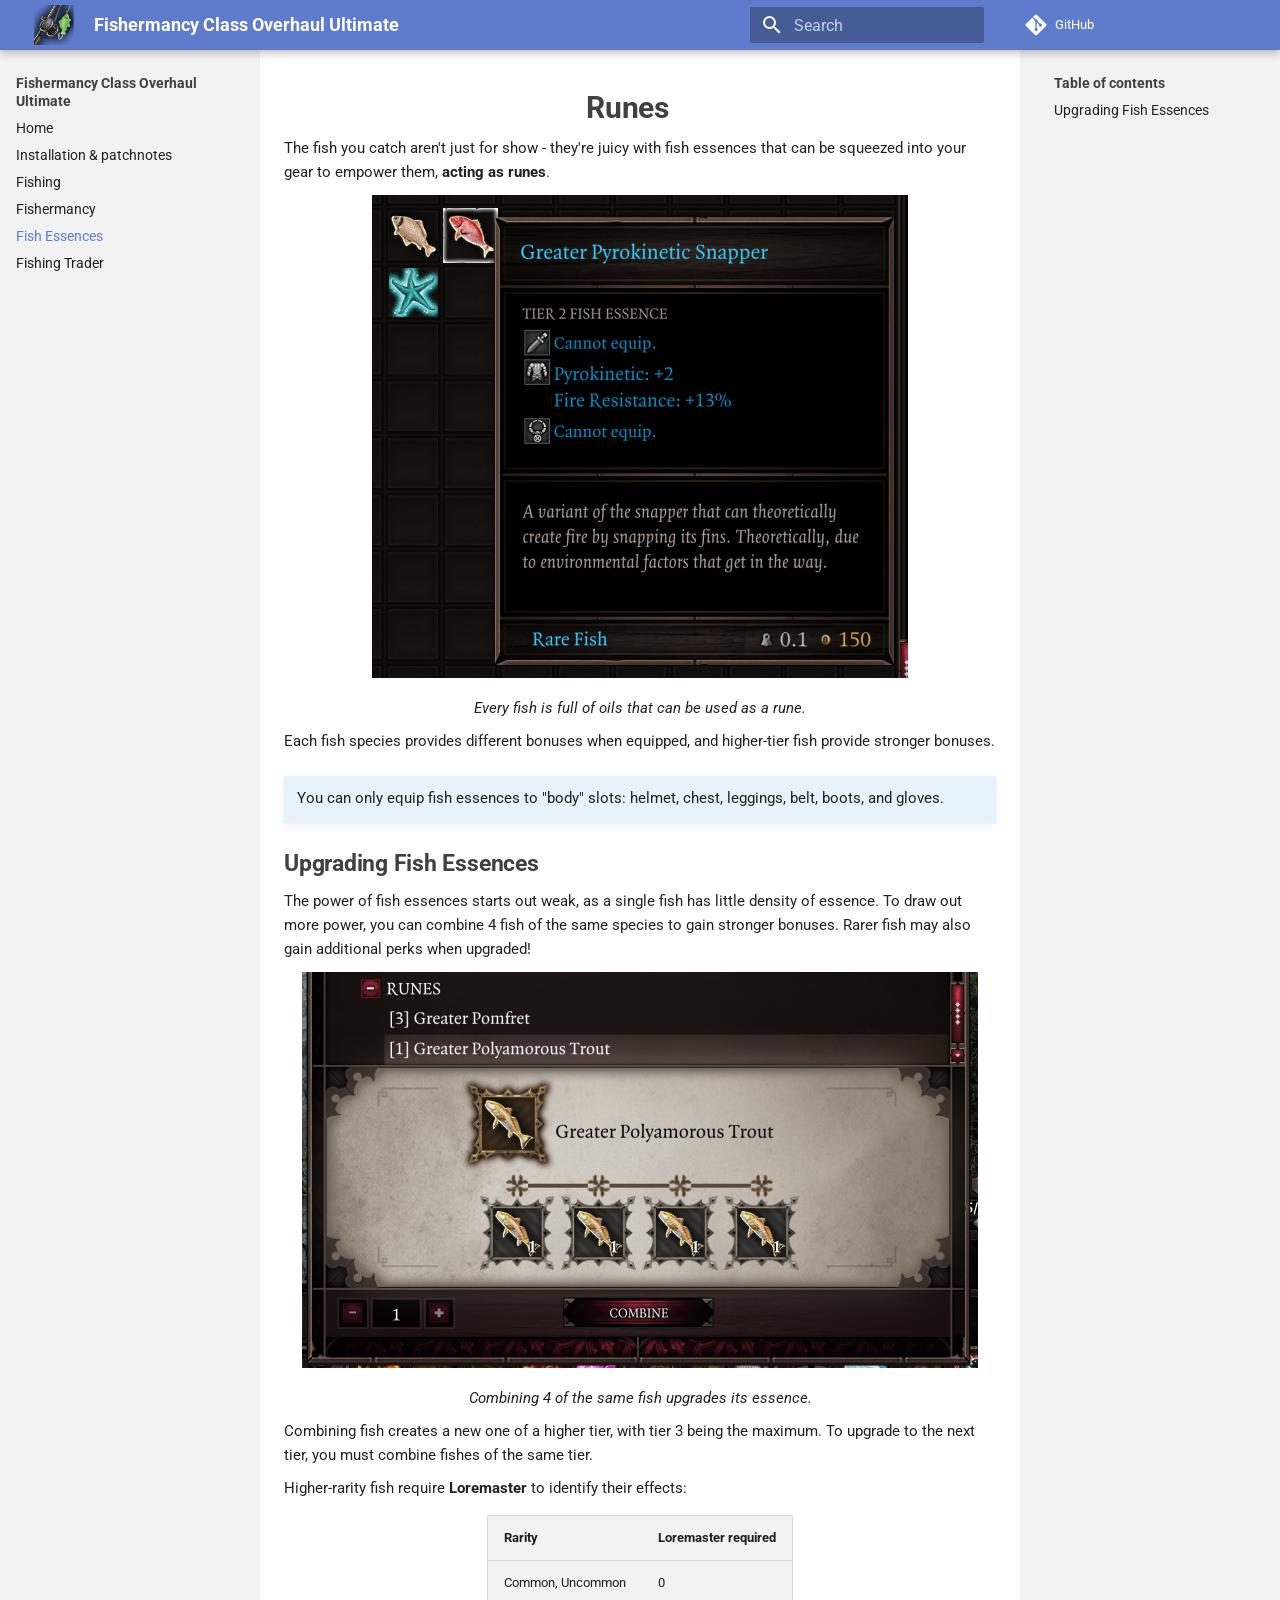
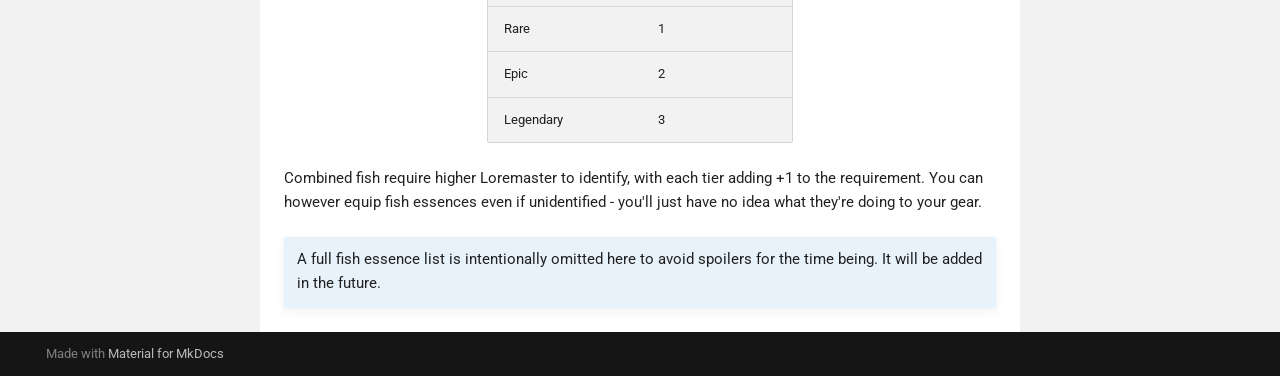
<file: FishEssences/index.html>
<!doctype html>
<html lang="en" class="no-js">
  <head>
    
      <meta charset="utf-8">
      <meta name="viewport" content="width=device-width,initial-scale=1">
      
        <meta name="description" content="The fish you catch aren&#x27;t just for show - they&#x27;re juicy with fish essences that can be squeezed into your gear to empower them, acting as runes.">
      
      
      
        <link rel="canonical" href="https://pinewood.team/dos2-fishing/FishEssences/">
      
      
        <link rel="prev" href="../Fishermancy/">
      
      
        <link rel="next" href="../Trader/">
      
      
      <link rel="icon" href="../img/favicon.png">
      <meta name="generator" content="mkdocs-1.6.1, mkdocs-material-9.5.29">
    
    
      
        <title>Fish Essences - Fishermancy Class Overhaul Ultimate</title>
      
    
    
      <link rel="stylesheet" href="../assets/stylesheets/main.76a95c52.min.css">
      
      


    
    
      
    
    
      
        
        
        <link rel="preconnect" href="https://fonts.gstatic.com" crossorigin>
        <link rel="stylesheet" href="https://fonts.googleapis.com/css?family=Roboto:300,300i,400,400i,700,700i%7CRoboto+Mono:400,400i,700,700i&display=fallback">
        <style>:root{--md-text-font:"Roboto";--md-code-font:"Roboto Mono"}</style>
      
    
    
      <link rel="stylesheet" href="../css/extra.css">
    
    <script>__md_scope=new URL("..",location),__md_hash=e=>[...e].reduce((e,_)=>(e<<5)-e+_.charCodeAt(0),0),__md_get=(e,_=localStorage,t=__md_scope)=>JSON.parse(_.getItem(t.pathname+"."+e)),__md_set=(e,_,t=localStorage,a=__md_scope)=>{try{t.setItem(a.pathname+"."+e,JSON.stringify(_))}catch(e){}}</script>
    
      
  


  
  

<script id="__analytics">function __md_analytics(){function n(){dataLayer.push(arguments)}window.dataLayer=window.dataLayer||[],n("js",new Date),n("config","G-MYBLME5L7N"),document.addEventListener("DOMContentLoaded",function(){document.forms.search&&document.forms.search.query.addEventListener("blur",function(){this.value&&n("event","search",{search_term:this.value})}),document$.subscribe(function(){var a=document.forms.feedback;if(void 0!==a)for(var e of a.querySelectorAll("[type=submit]"))e.addEventListener("click",function(e){e.preventDefault();var t=document.location.pathname,e=this.getAttribute("data-md-value");n("event","feedback",{page:t,data:e}),a.firstElementChild.disabled=!0;e=a.querySelector(".md-feedback__note [data-md-value='"+e+"']");e&&(e.hidden=!1)}),a.hidden=!1}),location$.subscribe(function(e){n("config","G-MYBLME5L7N",{page_path:e.pathname})})});var e=document.createElement("script");e.async=!0,e.src="https://www.googletagmanager.com/gtag/js?id=G-MYBLME5L7N",document.getElementById("__analytics").insertAdjacentElement("afterEnd",e)}</script>
  
    <script>"undefined"!=typeof __md_analytics&&__md_analytics()</script>
  

    
    
    
  </head>
  
  
    <body dir="ltr">
  
    
    <input class="md-toggle" data-md-toggle="drawer" type="checkbox" id="__drawer" autocomplete="off">
    <input class="md-toggle" data-md-toggle="search" type="checkbox" id="__search" autocomplete="off">
    <label class="md-overlay" for="__drawer"></label>
    <div data-md-component="skip">
      
        
        <a href="#runes" class="md-skip">
          Skip to content
        </a>
      
    </div>
    <div data-md-component="announce">
      
    </div>
    
    
      

  

<header class="md-header md-header--shadow" data-md-component="header">
  <nav class="md-header__inner md-grid" aria-label="Header">
    <a href=".." title="Fishermancy Class Overhaul Ultimate" class="md-header__button md-logo" aria-label="Fishermancy Class Overhaul Ultimate" data-md-component="logo">
      
  <img src="../img/favicon.png" alt="logo">

    </a>
    <label class="md-header__button md-icon" for="__drawer">
      
      <svg xmlns="http://www.w3.org/2000/svg" viewBox="0 0 24 24"><path d="M3 6h18v2H3V6m0 5h18v2H3v-2m0 5h18v2H3v-2Z"/></svg>
    </label>
    <div class="md-header__title" data-md-component="header-title">
      <div class="md-header__ellipsis">
        <div class="md-header__topic">
          <span class="md-ellipsis">
            Fishermancy Class Overhaul Ultimate
          </span>
        </div>
        <div class="md-header__topic" data-md-component="header-topic">
          <span class="md-ellipsis">
            
              Fish Essences
            
          </span>
        </div>
      </div>
    </div>
    
    
      <script>var media,input,key,value,palette=__md_get("__palette");if(palette&&palette.color){"(prefers-color-scheme)"===palette.color.media&&(media=matchMedia("(prefers-color-scheme: light)"),input=document.querySelector(media.matches?"[data-md-color-media='(prefers-color-scheme: light)']":"[data-md-color-media='(prefers-color-scheme: dark)']"),palette.color.media=input.getAttribute("data-md-color-media"),palette.color.scheme=input.getAttribute("data-md-color-scheme"),palette.color.primary=input.getAttribute("data-md-color-primary"),palette.color.accent=input.getAttribute("data-md-color-accent"));for([key,value]of Object.entries(palette.color))document.body.setAttribute("data-md-color-"+key,value)}</script>
    
    
    
      <label class="md-header__button md-icon" for="__search">
        
        <svg xmlns="http://www.w3.org/2000/svg" viewBox="0 0 24 24"><path d="M9.5 3A6.5 6.5 0 0 1 16 9.5c0 1.61-.59 3.09-1.56 4.23l.27.27h.79l5 5-1.5 1.5-5-5v-.79l-.27-.27A6.516 6.516 0 0 1 9.5 16 6.5 6.5 0 0 1 3 9.5 6.5 6.5 0 0 1 9.5 3m0 2C7 5 5 7 5 9.5S7 14 9.5 14 14 12 14 9.5 12 5 9.5 5Z"/></svg>
      </label>
      <div class="md-search" data-md-component="search" role="dialog">
  <label class="md-search__overlay" for="__search"></label>
  <div class="md-search__inner" role="search">
    <form class="md-search__form" name="search">
      <input type="text" class="md-search__input" name="query" aria-label="Search" placeholder="Search" autocapitalize="off" autocorrect="off" autocomplete="off" spellcheck="false" data-md-component="search-query" required>
      <label class="md-search__icon md-icon" for="__search">
        
        <svg xmlns="http://www.w3.org/2000/svg" viewBox="0 0 24 24"><path d="M9.5 3A6.5 6.5 0 0 1 16 9.5c0 1.61-.59 3.09-1.56 4.23l.27.27h.79l5 5-1.5 1.5-5-5v-.79l-.27-.27A6.516 6.516 0 0 1 9.5 16 6.5 6.5 0 0 1 3 9.5 6.5 6.5 0 0 1 9.5 3m0 2C7 5 5 7 5 9.5S7 14 9.5 14 14 12 14 9.5 12 5 9.5 5Z"/></svg>
        
        <svg xmlns="http://www.w3.org/2000/svg" viewBox="0 0 24 24"><path d="M20 11v2H8l5.5 5.5-1.42 1.42L4.16 12l7.92-7.92L13.5 5.5 8 11h12Z"/></svg>
      </label>
      <nav class="md-search__options" aria-label="Search">
        
        <button type="reset" class="md-search__icon md-icon" title="Clear" aria-label="Clear" tabindex="-1">
          
          <svg xmlns="http://www.w3.org/2000/svg" viewBox="0 0 24 24"><path d="M19 6.41 17.59 5 12 10.59 6.41 5 5 6.41 10.59 12 5 17.59 6.41 19 12 13.41 17.59 19 19 17.59 13.41 12 19 6.41Z"/></svg>
        </button>
      </nav>
      
    </form>
    <div class="md-search__output">
      <div class="md-search__scrollwrap" tabindex="0" data-md-scrollfix>
        <div class="md-search-result" data-md-component="search-result">
          <div class="md-search-result__meta">
            Initializing search
          </div>
          <ol class="md-search-result__list" role="presentation"></ol>
        </div>
      </div>
    </div>
  </div>
</div>
    
    
      <div class="md-header__source">
        <a href="https://github.com/pinewoodpip/dos2-fishing/" title="Go to repository" class="md-source" data-md-component="source">
  <div class="md-source__icon md-icon">
    
    <svg xmlns="http://www.w3.org/2000/svg" viewBox="0 0 448 512"><!--! Font Awesome Free 6.5.2 by @fontawesome - https://fontawesome.com License - https://fontawesome.com/license/free (Icons: CC BY 4.0, Fonts: SIL OFL 1.1, Code: MIT License) Copyright 2024 Fonticons, Inc.--><path d="M439.55 236.05 244 40.45a28.87 28.87 0 0 0-40.81 0l-40.66 40.63 51.52 51.52c27.06-9.14 52.68 16.77 43.39 43.68l49.66 49.66c34.23-11.8 61.18 31 35.47 56.69-26.49 26.49-70.21-2.87-56-37.34L240.22 199v121.85c25.3 12.54 22.26 41.85 9.08 55a34.34 34.34 0 0 1-48.55 0c-17.57-17.6-11.07-46.91 11.25-56v-123c-20.8-8.51-24.6-30.74-18.64-45L142.57 101 8.45 235.14a28.86 28.86 0 0 0 0 40.81l195.61 195.6a28.86 28.86 0 0 0 40.8 0l194.69-194.69a28.86 28.86 0 0 0 0-40.81z"/></svg>
  </div>
  <div class="md-source__repository">
    GitHub
  </div>
</a>
      </div>
    
  </nav>
  
</header>
    
    <div class="md-container" data-md-component="container">
      
      
        
          
        
      
      <main class="md-main" data-md-component="main">
        <div class="md-main__inner md-grid">
          
            
              
              <div class="md-sidebar md-sidebar--primary" data-md-component="sidebar" data-md-type="navigation" >
                <div class="md-sidebar__scrollwrap">
                  <div class="md-sidebar__inner">
                    



<nav class="md-nav md-nav--primary" aria-label="Navigation" data-md-level="0">
  <label class="md-nav__title" for="__drawer">
    <a href=".." title="Fishermancy Class Overhaul Ultimate" class="md-nav__button md-logo" aria-label="Fishermancy Class Overhaul Ultimate" data-md-component="logo">
      
  <img src="../img/favicon.png" alt="logo">

    </a>
    Fishermancy Class Overhaul Ultimate
  </label>
  
    <div class="md-nav__source">
      <a href="https://github.com/pinewoodpip/dos2-fishing/" title="Go to repository" class="md-source" data-md-component="source">
  <div class="md-source__icon md-icon">
    
    <svg xmlns="http://www.w3.org/2000/svg" viewBox="0 0 448 512"><!--! Font Awesome Free 6.5.2 by @fontawesome - https://fontawesome.com License - https://fontawesome.com/license/free (Icons: CC BY 4.0, Fonts: SIL OFL 1.1, Code: MIT License) Copyright 2024 Fonticons, Inc.--><path d="M439.55 236.05 244 40.45a28.87 28.87 0 0 0-40.81 0l-40.66 40.63 51.52 51.52c27.06-9.14 52.68 16.77 43.39 43.68l49.66 49.66c34.23-11.8 61.18 31 35.47 56.69-26.49 26.49-70.21-2.87-56-37.34L240.22 199v121.85c25.3 12.54 22.26 41.85 9.08 55a34.34 34.34 0 0 1-48.55 0c-17.57-17.6-11.07-46.91 11.25-56v-123c-20.8-8.51-24.6-30.74-18.64-45L142.57 101 8.45 235.14a28.86 28.86 0 0 0 0 40.81l195.61 195.6a28.86 28.86 0 0 0 40.8 0l194.69-194.69a28.86 28.86 0 0 0 0-40.81z"/></svg>
  </div>
  <div class="md-source__repository">
    GitHub
  </div>
</a>
    </div>
  
  <ul class="md-nav__list" data-md-scrollfix>
    
      
      
  
  
  
  
    <li class="md-nav__item">
      <a href=".." class="md-nav__link">
        
  
  <span class="md-ellipsis">
    Home
  </span>
  

      </a>
    </li>
  

    
      
      
  
  
  
  
    <li class="md-nav__item">
      <a href="../patchnotes/" class="md-nav__link">
        
  
  <span class="md-ellipsis">
    Installation & patchnotes
  </span>
  

      </a>
    </li>
  

    
      
      
  
  
  
  
    <li class="md-nav__item">
      <a href="../Fishing/" class="md-nav__link">
        
  
  <span class="md-ellipsis">
    Fishing
  </span>
  

      </a>
    </li>
  

    
      
      
  
  
  
  
    <li class="md-nav__item">
      <a href="../Fishermancy/" class="md-nav__link">
        
  
  <span class="md-ellipsis">
    Fishermancy
  </span>
  

      </a>
    </li>
  

    
      
      
  
  
    
  
  
  
    <li class="md-nav__item md-nav__item--active">
      
      <input class="md-nav__toggle md-toggle" type="checkbox" id="__toc">
      
      
        
      
      
        <label class="md-nav__link md-nav__link--active" for="__toc">
          
  
  <span class="md-ellipsis">
    Fish Essences
  </span>
  

          <span class="md-nav__icon md-icon"></span>
        </label>
      
      <a href="./" class="md-nav__link md-nav__link--active">
        
  
  <span class="md-ellipsis">
    Fish Essences
  </span>
  

      </a>
      
        

<nav class="md-nav md-nav--secondary" aria-label="Table of contents">
  
  
  
    
  
  
    <label class="md-nav__title" for="__toc">
      <span class="md-nav__icon md-icon"></span>
      Table of contents
    </label>
    <ul class="md-nav__list" data-md-component="toc" data-md-scrollfix>
      
        <li class="md-nav__item">
  <a href="#upgrading-fish-essences" class="md-nav__link">
    <span class="md-ellipsis">
      Upgrading Fish Essences
    </span>
  </a>
  
</li>
      
    </ul>
  
</nav>
      
    </li>
  

    
      
      
  
  
  
  
    <li class="md-nav__item">
      <a href="../Trader/" class="md-nav__link">
        
  
  <span class="md-ellipsis">
    Fishing Trader
  </span>
  

      </a>
    </li>
  

    
  </ul>
</nav>
                  </div>
                </div>
              </div>
            
            
              
              <div class="md-sidebar md-sidebar--secondary" data-md-component="sidebar" data-md-type="toc" >
                <div class="md-sidebar__scrollwrap">
                  <div class="md-sidebar__inner">
                    

<nav class="md-nav md-nav--secondary" aria-label="Table of contents">
  
  
  
    
  
  
    <label class="md-nav__title" for="__toc">
      <span class="md-nav__icon md-icon"></span>
      Table of contents
    </label>
    <ul class="md-nav__list" data-md-component="toc" data-md-scrollfix>
      
        <li class="md-nav__item">
  <a href="#upgrading-fish-essences" class="md-nav__link">
    <span class="md-ellipsis">
      Upgrading Fish Essences
    </span>
  </a>
  
</li>
      
    </ul>
  
</nav>
                  </div>
                </div>
              </div>
            
          
          
            <div class="md-content" data-md-component="content">
              <article class="md-content__inner md-typeset">
                
                  

  
  


<div><h1 id="runes">Runes<a class="headerlink" href="#runes" title="Permanent link">¶</a></h1>
<p>The fish you catch aren't just for show - they're juicy with fish essences that can be squeezed into your gear to empower them, <strong>acting as runes</strong>.</p>
<center>
<p><img alt="A fish essence." src="../img/fish_runes.png"></p>
</center>
<center>
<p><i>Every fish is full of oils that can be used as a rune.</i></p>
</center>
<p>Each fish species provides different bonuses when equipped, and higher-tier fish provide stronger bonuses.</p>
<div class="admonition info">
<p>You can only equip fish essences to "body" slots: helmet, chest, leggings, belt, boots, and gloves.</p>
</div>
<h2 id="upgrading-fish-essences">Upgrading Fish Essences<a class="headerlink" href="#upgrading-fish-essences" title="Permanent link">¶</a></h2>
<p>The power of fish essences starts out weak, as a single fish has little density of essence. To draw out more power, you can combine 4 fish of the same species to gain stronger bonuses. Rarer fish may also gain additional perks when upgraded!</p>
<center>
<p><img alt="Fish essence upgrade recipe." src="../img/rune_upgrades.png"></p>
</center>
<center>
<p><i>Combining 4 of the same fish upgrades its essence.</i></p>
</center>
<p>Combining fish creates a new one of a higher tier, with tier 3 being the maximum. To upgrade to the next tier, you must combine fishes of the same tier.</p>
<p>Higher-rarity fish require <strong>Loremaster</strong> to identify their effects:</p>
<table>
<thead>
<tr>
<th>Rarity</th>
<th>Loremaster required</th>
</tr>
</thead>
<tbody>
<tr>
<td>Common, Uncommon</td>
<td>0</td>
</tr>
<tr>
<td>Rare</td>
<td>1</td>
</tr>
<tr>
<td>Epic</td>
<td>2</td>
</tr>
<tr>
<td>Legendary</td>
<td>3</td>
</tr>
</tbody>
</table>
<p>Combined fish require higher Loremaster to identify, with each tier adding +1 to the requirement. You can however equip fish essences even if unidentified - you'll just have no idea what they're doing to your gear.</p>
<div class="admonition info">
<p>A full fish essence list is intentionally omitted here to avoid spoilers for the time being. It will be added in the future.</p>
</div></div>







  
  



  




                
              </article>
            </div>
          
          
<script>var target=document.getElementById(location.hash.slice(1));target&&target.name&&(target.checked=target.name.startsWith("__tabbed_"))</script>
        </div>
        
      </main>
      
        <footer class="md-footer">
  
  <div class="md-footer-meta md-typeset">
    <div class="md-footer-meta__inner md-grid">
      <div class="md-copyright">
  
  
    Made with
    <a href="https://squidfunk.github.io/mkdocs-material/" target="_blank" rel="noopener">
      Material for MkDocs
    </a>
  
</div>
      
    </div>
  </div>
</footer>
      
    </div>
    <div class="md-dialog" data-md-component="dialog">
      <div class="md-dialog__inner md-typeset"></div>
    </div>
    
    
    <script id="__config" type="application/json">{"base": "..", "features": [], "search": "../assets/javascripts/workers/search.b8dbb3d2.min.js", "translations": {"clipboard.copied": "Copied to clipboard", "clipboard.copy": "Copy to clipboard", "search.result.more.one": "1 more on this page", "search.result.more.other": "# more on this page", "search.result.none": "No matching documents", "search.result.one": "1 matching document", "search.result.other": "# matching documents", "search.result.placeholder": "Type to start searching", "search.result.term.missing": "Missing", "select.version": "Select version"}}</script>
    
    
      <script src="../assets/javascripts/bundle.fe8b6f2b.min.js"></script>
      
        <script src="../js/extra.js"></script>
      
    
  </body>
</html>
</file>
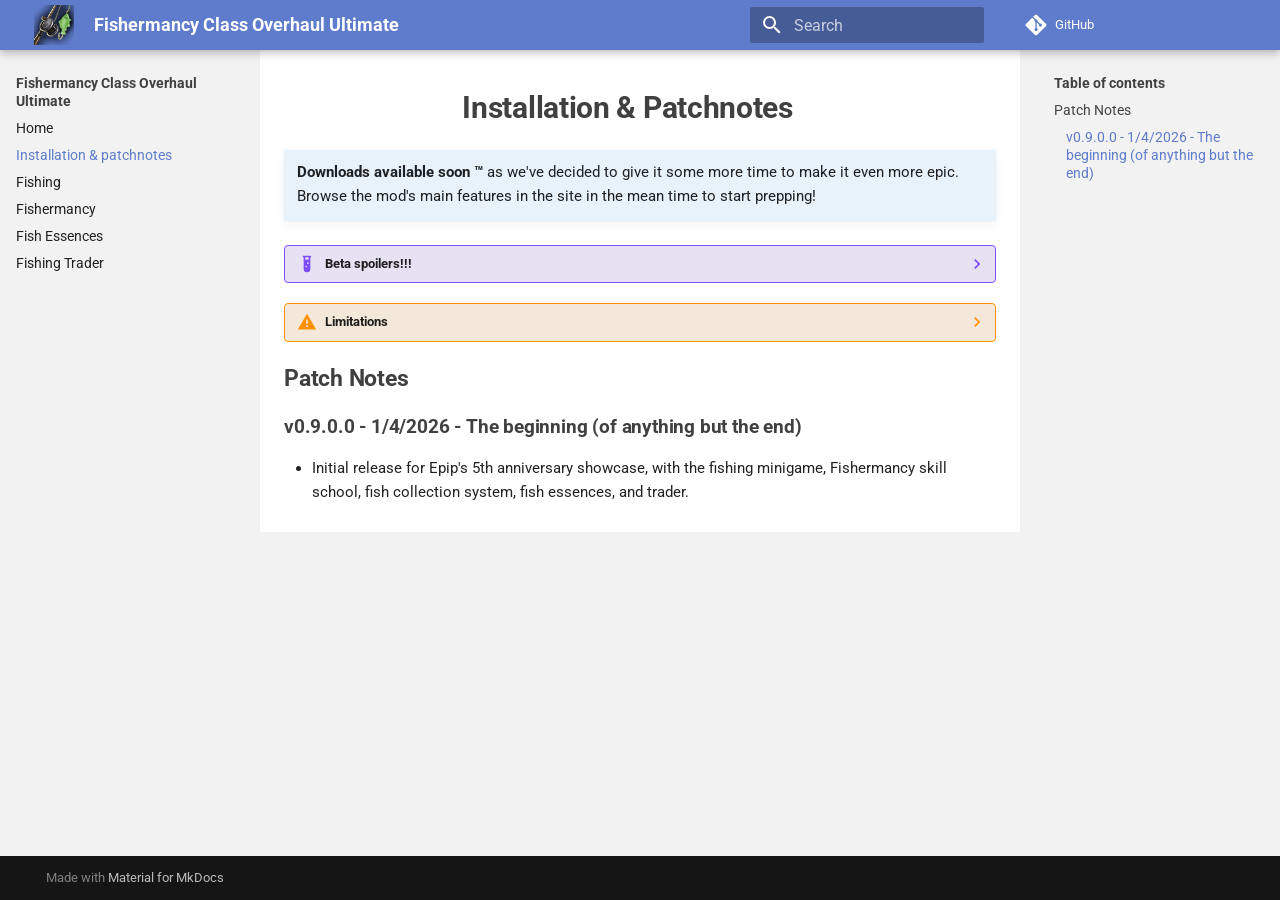
<file: patchnotes/index.html>
<!doctype html>
<html lang="en" class="no-js">
  <head>
    
      <meta charset="utf-8">
      <meta name="viewport" content="width=device-width,initial-scale=1">
      
        <meta name="description" content="The first release will be a beta; everything on this site is implemented, but might have room for improvement (ex. balance or progression pace issues).">
      
      
      
        <link rel="canonical" href="https://pinewood.team/dos2-fishing/patchnotes/">
      
      
        <link rel="prev" href="..">
      
      
        <link rel="next" href="../Fishing/">
      
      
      <link rel="icon" href="../img/favicon.png">
      <meta name="generator" content="mkdocs-1.6.1, mkdocs-material-9.5.29">
    
    
      
        <title>Installation & patchnotes - Fishermancy Class Overhaul Ultimate</title>
      
    
    
      <link rel="stylesheet" href="../assets/stylesheets/main.76a95c52.min.css">
      
      


    
    
      
    
    
      
        
        
        <link rel="preconnect" href="https://fonts.gstatic.com" crossorigin>
        <link rel="stylesheet" href="https://fonts.googleapis.com/css?family=Roboto:300,300i,400,400i,700,700i%7CRoboto+Mono:400,400i,700,700i&display=fallback">
        <style>:root{--md-text-font:"Roboto";--md-code-font:"Roboto Mono"}</style>
      
    
    
      <link rel="stylesheet" href="../css/extra.css">
    
    <script>__md_scope=new URL("..",location),__md_hash=e=>[...e].reduce((e,_)=>(e<<5)-e+_.charCodeAt(0),0),__md_get=(e,_=localStorage,t=__md_scope)=>JSON.parse(_.getItem(t.pathname+"."+e)),__md_set=(e,_,t=localStorage,a=__md_scope)=>{try{t.setItem(a.pathname+"."+e,JSON.stringify(_))}catch(e){}}</script>
    
      
  


  
  

<script id="__analytics">function __md_analytics(){function n(){dataLayer.push(arguments)}window.dataLayer=window.dataLayer||[],n("js",new Date),n("config","G-MYBLME5L7N"),document.addEventListener("DOMContentLoaded",function(){document.forms.search&&document.forms.search.query.addEventListener("blur",function(){this.value&&n("event","search",{search_term:this.value})}),document$.subscribe(function(){var a=document.forms.feedback;if(void 0!==a)for(var e of a.querySelectorAll("[type=submit]"))e.addEventListener("click",function(e){e.preventDefault();var t=document.location.pathname,e=this.getAttribute("data-md-value");n("event","feedback",{page:t,data:e}),a.firstElementChild.disabled=!0;e=a.querySelector(".md-feedback__note [data-md-value='"+e+"']");e&&(e.hidden=!1)}),a.hidden=!1}),location$.subscribe(function(e){n("config","G-MYBLME5L7N",{page_path:e.pathname})})});var e=document.createElement("script");e.async=!0,e.src="https://www.googletagmanager.com/gtag/js?id=G-MYBLME5L7N",document.getElementById("__analytics").insertAdjacentElement("afterEnd",e)}</script>
  
    <script>"undefined"!=typeof __md_analytics&&__md_analytics()</script>
  

    
    
    
  </head>
  
  
    <body dir="ltr">
  
    
    <input class="md-toggle" data-md-toggle="drawer" type="checkbox" id="__drawer" autocomplete="off">
    <input class="md-toggle" data-md-toggle="search" type="checkbox" id="__search" autocomplete="off">
    <label class="md-overlay" for="__drawer"></label>
    <div data-md-component="skip">
      
        
        <a href="#installation-patchnotes" class="md-skip">
          Skip to content
        </a>
      
    </div>
    <div data-md-component="announce">
      
    </div>
    
    
      

  

<header class="md-header md-header--shadow" data-md-component="header">
  <nav class="md-header__inner md-grid" aria-label="Header">
    <a href=".." title="Fishermancy Class Overhaul Ultimate" class="md-header__button md-logo" aria-label="Fishermancy Class Overhaul Ultimate" data-md-component="logo">
      
  <img src="../img/favicon.png" alt="logo">

    </a>
    <label class="md-header__button md-icon" for="__drawer">
      
      <svg xmlns="http://www.w3.org/2000/svg" viewBox="0 0 24 24"><path d="M3 6h18v2H3V6m0 5h18v2H3v-2m0 5h18v2H3v-2Z"/></svg>
    </label>
    <div class="md-header__title" data-md-component="header-title">
      <div class="md-header__ellipsis">
        <div class="md-header__topic">
          <span class="md-ellipsis">
            Fishermancy Class Overhaul Ultimate
          </span>
        </div>
        <div class="md-header__topic" data-md-component="header-topic">
          <span class="md-ellipsis">
            
              Installation & patchnotes
            
          </span>
        </div>
      </div>
    </div>
    
    
      <script>var media,input,key,value,palette=__md_get("__palette");if(palette&&palette.color){"(prefers-color-scheme)"===palette.color.media&&(media=matchMedia("(prefers-color-scheme: light)"),input=document.querySelector(media.matches?"[data-md-color-media='(prefers-color-scheme: light)']":"[data-md-color-media='(prefers-color-scheme: dark)']"),palette.color.media=input.getAttribute("data-md-color-media"),palette.color.scheme=input.getAttribute("data-md-color-scheme"),palette.color.primary=input.getAttribute("data-md-color-primary"),palette.color.accent=input.getAttribute("data-md-color-accent"));for([key,value]of Object.entries(palette.color))document.body.setAttribute("data-md-color-"+key,value)}</script>
    
    
    
      <label class="md-header__button md-icon" for="__search">
        
        <svg xmlns="http://www.w3.org/2000/svg" viewBox="0 0 24 24"><path d="M9.5 3A6.5 6.5 0 0 1 16 9.5c0 1.61-.59 3.09-1.56 4.23l.27.27h.79l5 5-1.5 1.5-5-5v-.79l-.27-.27A6.516 6.516 0 0 1 9.5 16 6.5 6.5 0 0 1 3 9.5 6.5 6.5 0 0 1 9.5 3m0 2C7 5 5 7 5 9.5S7 14 9.5 14 14 12 14 9.5 12 5 9.5 5Z"/></svg>
      </label>
      <div class="md-search" data-md-component="search" role="dialog">
  <label class="md-search__overlay" for="__search"></label>
  <div class="md-search__inner" role="search">
    <form class="md-search__form" name="search">
      <input type="text" class="md-search__input" name="query" aria-label="Search" placeholder="Search" autocapitalize="off" autocorrect="off" autocomplete="off" spellcheck="false" data-md-component="search-query" required>
      <label class="md-search__icon md-icon" for="__search">
        
        <svg xmlns="http://www.w3.org/2000/svg" viewBox="0 0 24 24"><path d="M9.5 3A6.5 6.5 0 0 1 16 9.5c0 1.61-.59 3.09-1.56 4.23l.27.27h.79l5 5-1.5 1.5-5-5v-.79l-.27-.27A6.516 6.516 0 0 1 9.5 16 6.5 6.5 0 0 1 3 9.5 6.5 6.5 0 0 1 9.5 3m0 2C7 5 5 7 5 9.5S7 14 9.5 14 14 12 14 9.5 12 5 9.5 5Z"/></svg>
        
        <svg xmlns="http://www.w3.org/2000/svg" viewBox="0 0 24 24"><path d="M20 11v2H8l5.5 5.5-1.42 1.42L4.16 12l7.92-7.92L13.5 5.5 8 11h12Z"/></svg>
      </label>
      <nav class="md-search__options" aria-label="Search">
        
        <button type="reset" class="md-search__icon md-icon" title="Clear" aria-label="Clear" tabindex="-1">
          
          <svg xmlns="http://www.w3.org/2000/svg" viewBox="0 0 24 24"><path d="M19 6.41 17.59 5 12 10.59 6.41 5 5 6.41 10.59 12 5 17.59 6.41 19 12 13.41 17.59 19 19 17.59 13.41 12 19 6.41Z"/></svg>
        </button>
      </nav>
      
    </form>
    <div class="md-search__output">
      <div class="md-search__scrollwrap" tabindex="0" data-md-scrollfix>
        <div class="md-search-result" data-md-component="search-result">
          <div class="md-search-result__meta">
            Initializing search
          </div>
          <ol class="md-search-result__list" role="presentation"></ol>
        </div>
      </div>
    </div>
  </div>
</div>
    
    
      <div class="md-header__source">
        <a href="https://github.com/pinewoodpip/dos2-fishing/" title="Go to repository" class="md-source" data-md-component="source">
  <div class="md-source__icon md-icon">
    
    <svg xmlns="http://www.w3.org/2000/svg" viewBox="0 0 448 512"><!--! Font Awesome Free 6.5.2 by @fontawesome - https://fontawesome.com License - https://fontawesome.com/license/free (Icons: CC BY 4.0, Fonts: SIL OFL 1.1, Code: MIT License) Copyright 2024 Fonticons, Inc.--><path d="M439.55 236.05 244 40.45a28.87 28.87 0 0 0-40.81 0l-40.66 40.63 51.52 51.52c27.06-9.14 52.68 16.77 43.39 43.68l49.66 49.66c34.23-11.8 61.18 31 35.47 56.69-26.49 26.49-70.21-2.87-56-37.34L240.22 199v121.85c25.3 12.54 22.26 41.85 9.08 55a34.34 34.34 0 0 1-48.55 0c-17.57-17.6-11.07-46.91 11.25-56v-123c-20.8-8.51-24.6-30.74-18.64-45L142.57 101 8.45 235.14a28.86 28.86 0 0 0 0 40.81l195.61 195.6a28.86 28.86 0 0 0 40.8 0l194.69-194.69a28.86 28.86 0 0 0 0-40.81z"/></svg>
  </div>
  <div class="md-source__repository">
    GitHub
  </div>
</a>
      </div>
    
  </nav>
  
</header>
    
    <div class="md-container" data-md-component="container">
      
      
        
          
        
      
      <main class="md-main" data-md-component="main">
        <div class="md-main__inner md-grid">
          
            
              
              <div class="md-sidebar md-sidebar--primary" data-md-component="sidebar" data-md-type="navigation" >
                <div class="md-sidebar__scrollwrap">
                  <div class="md-sidebar__inner">
                    



<nav class="md-nav md-nav--primary" aria-label="Navigation" data-md-level="0">
  <label class="md-nav__title" for="__drawer">
    <a href=".." title="Fishermancy Class Overhaul Ultimate" class="md-nav__button md-logo" aria-label="Fishermancy Class Overhaul Ultimate" data-md-component="logo">
      
  <img src="../img/favicon.png" alt="logo">

    </a>
    Fishermancy Class Overhaul Ultimate
  </label>
  
    <div class="md-nav__source">
      <a href="https://github.com/pinewoodpip/dos2-fishing/" title="Go to repository" class="md-source" data-md-component="source">
  <div class="md-source__icon md-icon">
    
    <svg xmlns="http://www.w3.org/2000/svg" viewBox="0 0 448 512"><!--! Font Awesome Free 6.5.2 by @fontawesome - https://fontawesome.com License - https://fontawesome.com/license/free (Icons: CC BY 4.0, Fonts: SIL OFL 1.1, Code: MIT License) Copyright 2024 Fonticons, Inc.--><path d="M439.55 236.05 244 40.45a28.87 28.87 0 0 0-40.81 0l-40.66 40.63 51.52 51.52c27.06-9.14 52.68 16.77 43.39 43.68l49.66 49.66c34.23-11.8 61.18 31 35.47 56.69-26.49 26.49-70.21-2.87-56-37.34L240.22 199v121.85c25.3 12.54 22.26 41.85 9.08 55a34.34 34.34 0 0 1-48.55 0c-17.57-17.6-11.07-46.91 11.25-56v-123c-20.8-8.51-24.6-30.74-18.64-45L142.57 101 8.45 235.14a28.86 28.86 0 0 0 0 40.81l195.61 195.6a28.86 28.86 0 0 0 40.8 0l194.69-194.69a28.86 28.86 0 0 0 0-40.81z"/></svg>
  </div>
  <div class="md-source__repository">
    GitHub
  </div>
</a>
    </div>
  
  <ul class="md-nav__list" data-md-scrollfix>
    
      
      
  
  
  
  
    <li class="md-nav__item">
      <a href=".." class="md-nav__link">
        
  
  <span class="md-ellipsis">
    Home
  </span>
  

      </a>
    </li>
  

    
      
      
  
  
    
  
  
  
    <li class="md-nav__item md-nav__item--active">
      
      <input class="md-nav__toggle md-toggle" type="checkbox" id="__toc">
      
      
        
      
      
        <label class="md-nav__link md-nav__link--active" for="__toc">
          
  
  <span class="md-ellipsis">
    Installation & patchnotes
  </span>
  

          <span class="md-nav__icon md-icon"></span>
        </label>
      
      <a href="./" class="md-nav__link md-nav__link--active">
        
  
  <span class="md-ellipsis">
    Installation & patchnotes
  </span>
  

      </a>
      
        

<nav class="md-nav md-nav--secondary" aria-label="Table of contents">
  
  
  
    
  
  
    <label class="md-nav__title" for="__toc">
      <span class="md-nav__icon md-icon"></span>
      Table of contents
    </label>
    <ul class="md-nav__list" data-md-component="toc" data-md-scrollfix>
      
        <li class="md-nav__item">
  <a href="#patch-notes" class="md-nav__link">
    <span class="md-ellipsis">
      Patch Notes
    </span>
  </a>
  
    <nav class="md-nav" aria-label="Patch Notes">
      <ul class="md-nav__list">
        
          <li class="md-nav__item">
  <a href="#v0900-142026-the-beginning-of-anything-but-the-end" class="md-nav__link">
    <span class="md-ellipsis">
      v0.9.0.0 - 1/4/2026 - The beginning (of anything but the end)
    </span>
  </a>
  
</li>
        
      </ul>
    </nav>
  
</li>
      
    </ul>
  
</nav>
      
    </li>
  

    
      
      
  
  
  
  
    <li class="md-nav__item">
      <a href="../Fishing/" class="md-nav__link">
        
  
  <span class="md-ellipsis">
    Fishing
  </span>
  

      </a>
    </li>
  

    
      
      
  
  
  
  
    <li class="md-nav__item">
      <a href="../Fishermancy/" class="md-nav__link">
        
  
  <span class="md-ellipsis">
    Fishermancy
  </span>
  

      </a>
    </li>
  

    
      
      
  
  
  
  
    <li class="md-nav__item">
      <a href="../FishEssences/" class="md-nav__link">
        
  
  <span class="md-ellipsis">
    Fish Essences
  </span>
  

      </a>
    </li>
  

    
      
      
  
  
  
  
    <li class="md-nav__item">
      <a href="../Trader/" class="md-nav__link">
        
  
  <span class="md-ellipsis">
    Fishing Trader
  </span>
  

      </a>
    </li>
  

    
  </ul>
</nav>
                  </div>
                </div>
              </div>
            
            
              
              <div class="md-sidebar md-sidebar--secondary" data-md-component="sidebar" data-md-type="toc" >
                <div class="md-sidebar__scrollwrap">
                  <div class="md-sidebar__inner">
                    

<nav class="md-nav md-nav--secondary" aria-label="Table of contents">
  
  
  
    
  
  
    <label class="md-nav__title" for="__toc">
      <span class="md-nav__icon md-icon"></span>
      Table of contents
    </label>
    <ul class="md-nav__list" data-md-component="toc" data-md-scrollfix>
      
        <li class="md-nav__item">
  <a href="#patch-notes" class="md-nav__link">
    <span class="md-ellipsis">
      Patch Notes
    </span>
  </a>
  
    <nav class="md-nav" aria-label="Patch Notes">
      <ul class="md-nav__list">
        
          <li class="md-nav__item">
  <a href="#v0900-142026-the-beginning-of-anything-but-the-end" class="md-nav__link">
    <span class="md-ellipsis">
      v0.9.0.0 - 1/4/2026 - The beginning (of anything but the end)
    </span>
  </a>
  
</li>
        
      </ul>
    </nav>
  
</li>
      
    </ul>
  
</nav>
                  </div>
                </div>
              </div>
            
          
          
            <div class="md-content" data-md-component="content">
              <article class="md-content__inner md-typeset">
                
                  

  
  


<div><h1 id="installation-patchnotes">Installation &amp; Patchnotes<a class="headerlink" href="#installation-patchnotes" title="Permanent link">¶</a></h1>
<div class="admonition info">
<p><strong>Downloads available soon ™</strong> as we've decided to give it some more time to make it even more epic. Browse the mod's main features in the site in the mean time to start prepping!</p>
</div>
<details class="example">
<summary>Beta spoilers!!!</summary>
<p>The first release will be a beta; everything on this site is implemented, but might have room for improvement (ex. balance or progression pace issues).</p>
<p>We're looking for ALL feedback you might have - we want the mod to be as epic as possible!</p>
<p>Some things we're looking for feedback on:</p>
<ul>
<li>Minigame difficulty, are some fish too easy/hard?</li>
<li>Skill balance, especially Source Infusions</li>
<li>Fishermancy progression: does leveling it feel too slow, or too fast?</li>
<li>Fish essence power level (though these are mostly placeholder for now, see below)</li>
<li>Any fun ideas for more additions to the mod!</li>
</ul>
<p>There are also various features we want to implement in future patches:</p>
<ul>
<li>Special effects for fish essences, so they're not just stat boosts - we want to work somewhat like EE Artifacts</li>
<li>Different "playstyles" for the different rods (and more varieties of them)</li>
<li>Rewards for appraising your collection at the trader (most likely Unique items)</li>
<li>More crafting recipes (ex. bait)</li>
<li>More trader dialog</li>
<li>More fish, especially at the common/uncommon tier to distinguish regions further</li>
</ul>
</details>
<details class="warning">
<summary>Limitations</summary>
<ul>
<li>The minigame is currently only available on KB+M; controller support will be added in a later update.</li>
<li>Only English text is available for now; localization support will be added in a later update.</li>
<li>A Steam Workshop mirror will be released in the future.</li>
</ul>
</details>
<h2 id="patch-notes">Patch Notes<a class="headerlink" href="#patch-notes" title="Permanent link">¶</a></h2>
<h3 id="v0900-142026-the-beginning-of-anything-but-the-end">v0.9.0.0 - 1/4/2026 - The beginning (of anything but the end)<a class="headerlink" href="#v0900-142026-the-beginning-of-anything-but-the-end" title="Permanent link">¶</a></h3>
<ul>
<li>Initial release for Epip's 5th anniversary showcase, with the fishing minigame, Fishermancy skill school, fish collection system, fish essences, and trader.</li>
</ul></div>







  
  



  




                
              </article>
            </div>
          
          
<script>var target=document.getElementById(location.hash.slice(1));target&&target.name&&(target.checked=target.name.startsWith("__tabbed_"))</script>
        </div>
        
      </main>
      
        <footer class="md-footer">
  
  <div class="md-footer-meta md-typeset">
    <div class="md-footer-meta__inner md-grid">
      <div class="md-copyright">
  
  
    Made with
    <a href="https://squidfunk.github.io/mkdocs-material/" target="_blank" rel="noopener">
      Material for MkDocs
    </a>
  
</div>
      
    </div>
  </div>
</footer>
      
    </div>
    <div class="md-dialog" data-md-component="dialog">
      <div class="md-dialog__inner md-typeset"></div>
    </div>
    
    
    <script id="__config" type="application/json">{"base": "..", "features": [], "search": "../assets/javascripts/workers/search.b8dbb3d2.min.js", "translations": {"clipboard.copied": "Copied to clipboard", "clipboard.copy": "Copy to clipboard", "search.result.more.one": "1 more on this page", "search.result.more.other": "# more on this page", "search.result.none": "No matching documents", "search.result.one": "1 matching document", "search.result.other": "# matching documents", "search.result.placeholder": "Type to start searching", "search.result.term.missing": "Missing", "select.version": "Select version"}}</script>
    
    
      <script src="../assets/javascripts/bundle.fe8b6f2b.min.js"></script>
      
        <script src="../js/extra.js"></script>
      
    
  </body>
</html>
</file>
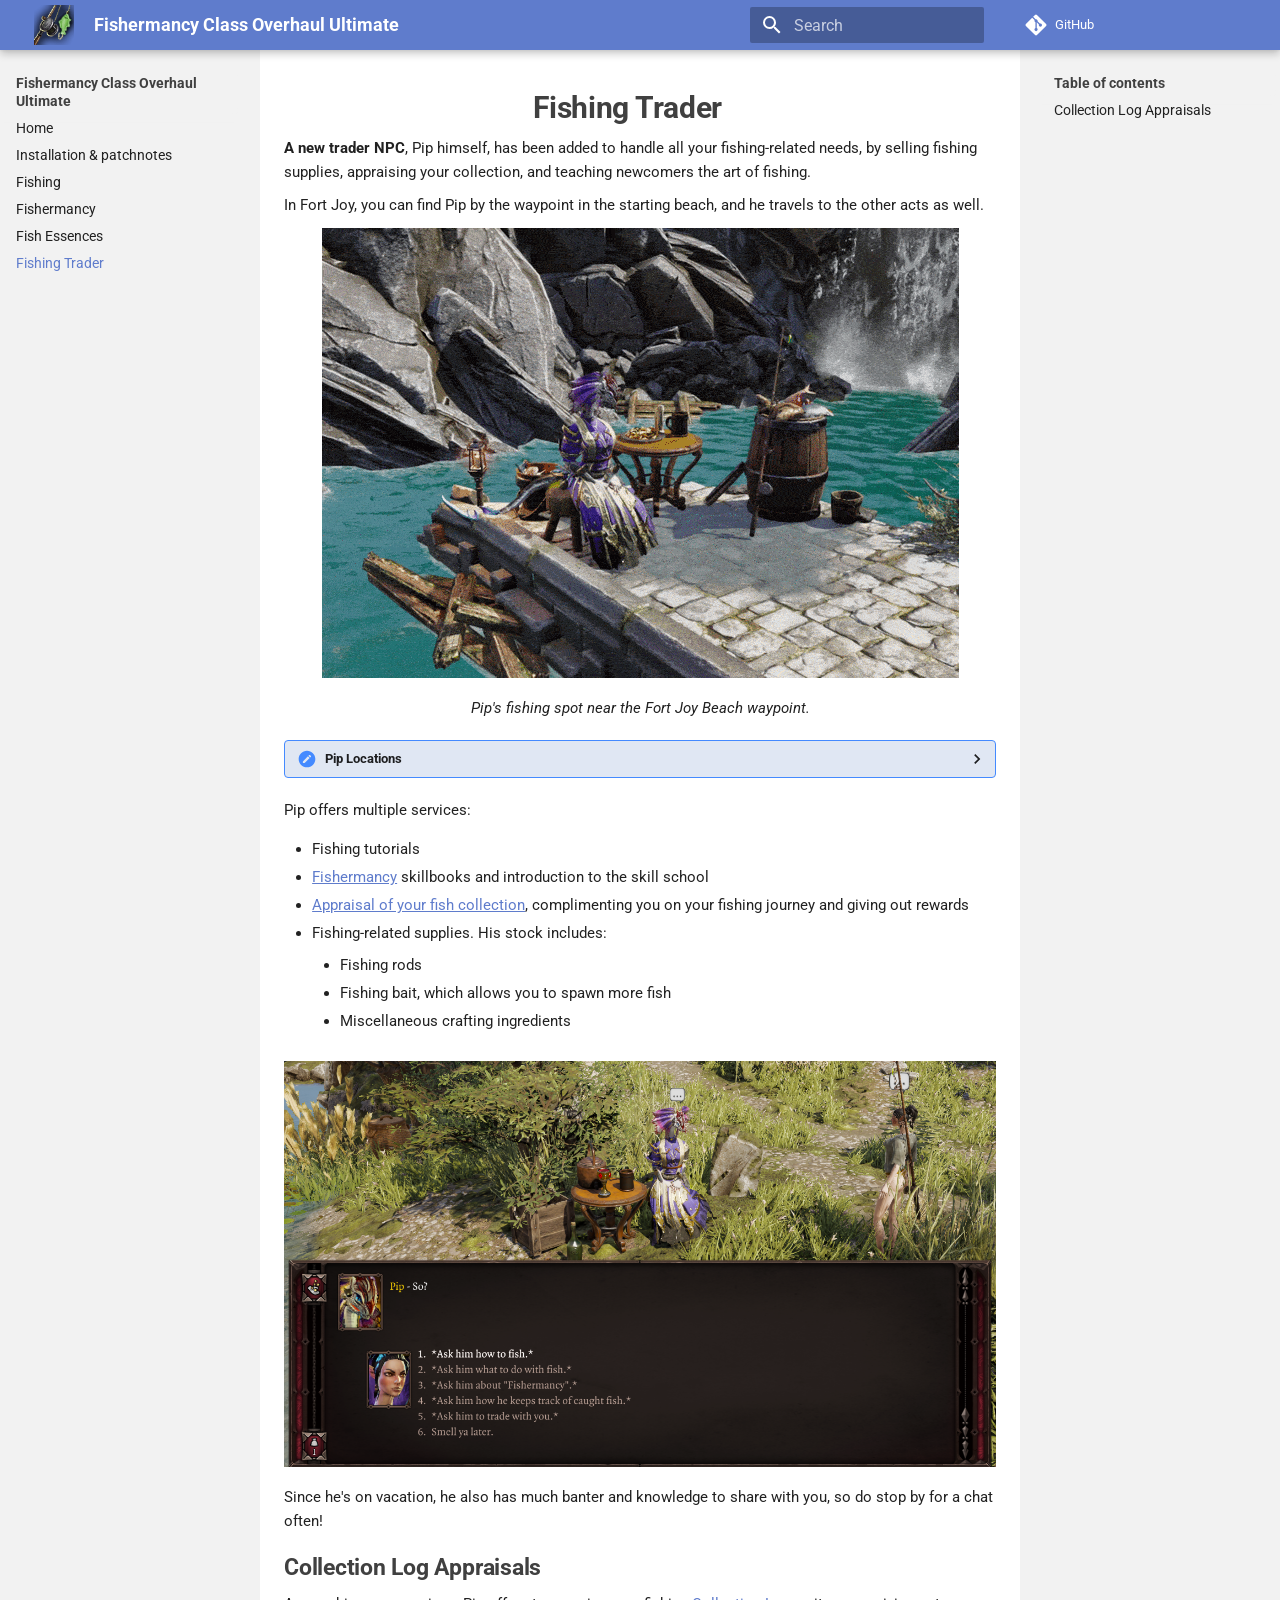
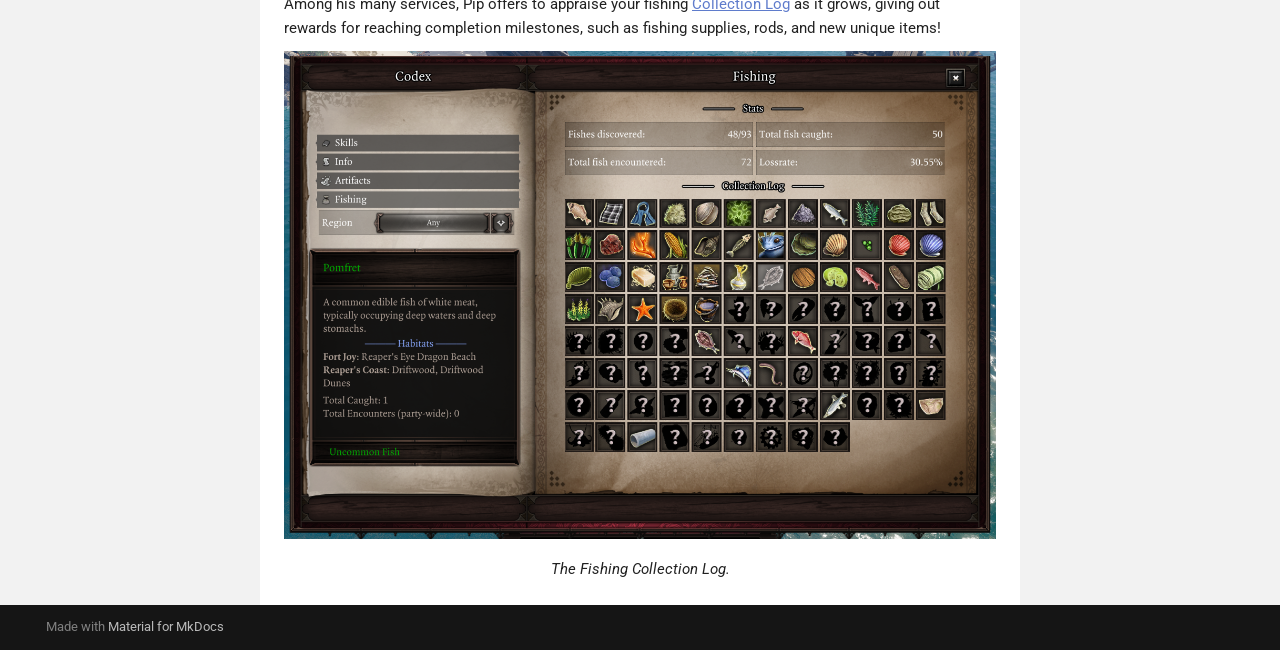
<file: Trader/index.html>
<!doctype html>
<html lang="en" class="no-js">
  <head>
    
      <meta charset="utf-8">
      <meta name="viewport" content="width=device-width,initial-scale=1">
      
        <meta name="description" content="A new trader NPC, Pip himself, has been added to handle all your fishing-related needs, by selling fishing supplies, appraising your collection, and teaching newcomers the art of fishing.">
      
      
      
        <link rel="canonical" href="https://pinewood.team/dos2-fishing/Trader/">
      
      
        <link rel="prev" href="../FishEssences/">
      
      
      
      <link rel="icon" href="../img/favicon.png">
      <meta name="generator" content="mkdocs-1.6.1, mkdocs-material-9.5.29">
    
    
      
        <title>Fishing Trader - Fishermancy Class Overhaul Ultimate</title>
      
    
    
      <link rel="stylesheet" href="../assets/stylesheets/main.76a95c52.min.css">
      
      


    
    
      
    
    
      
        
        
        <link rel="preconnect" href="https://fonts.gstatic.com" crossorigin>
        <link rel="stylesheet" href="https://fonts.googleapis.com/css?family=Roboto:300,300i,400,400i,700,700i%7CRoboto+Mono:400,400i,700,700i&display=fallback">
        <style>:root{--md-text-font:"Roboto";--md-code-font:"Roboto Mono"}</style>
      
    
    
      <link rel="stylesheet" href="../css/extra.css">
    
    <script>__md_scope=new URL("..",location),__md_hash=e=>[...e].reduce((e,_)=>(e<<5)-e+_.charCodeAt(0),0),__md_get=(e,_=localStorage,t=__md_scope)=>JSON.parse(_.getItem(t.pathname+"."+e)),__md_set=(e,_,t=localStorage,a=__md_scope)=>{try{t.setItem(a.pathname+"."+e,JSON.stringify(_))}catch(e){}}</script>
    
      
  


  
  

<script id="__analytics">function __md_analytics(){function n(){dataLayer.push(arguments)}window.dataLayer=window.dataLayer||[],n("js",new Date),n("config","G-MYBLME5L7N"),document.addEventListener("DOMContentLoaded",function(){document.forms.search&&document.forms.search.query.addEventListener("blur",function(){this.value&&n("event","search",{search_term:this.value})}),document$.subscribe(function(){var a=document.forms.feedback;if(void 0!==a)for(var e of a.querySelectorAll("[type=submit]"))e.addEventListener("click",function(e){e.preventDefault();var t=document.location.pathname,e=this.getAttribute("data-md-value");n("event","feedback",{page:t,data:e}),a.firstElementChild.disabled=!0;e=a.querySelector(".md-feedback__note [data-md-value='"+e+"']");e&&(e.hidden=!1)}),a.hidden=!1}),location$.subscribe(function(e){n("config","G-MYBLME5L7N",{page_path:e.pathname})})});var e=document.createElement("script");e.async=!0,e.src="https://www.googletagmanager.com/gtag/js?id=G-MYBLME5L7N",document.getElementById("__analytics").insertAdjacentElement("afterEnd",e)}</script>
  
    <script>"undefined"!=typeof __md_analytics&&__md_analytics()</script>
  

    
    
    
  </head>
  
  
    <body dir="ltr">
  
    
    <input class="md-toggle" data-md-toggle="drawer" type="checkbox" id="__drawer" autocomplete="off">
    <input class="md-toggle" data-md-toggle="search" type="checkbox" id="__search" autocomplete="off">
    <label class="md-overlay" for="__drawer"></label>
    <div data-md-component="skip">
      
        
        <a href="#fishing-trader" class="md-skip">
          Skip to content
        </a>
      
    </div>
    <div data-md-component="announce">
      
    </div>
    
    
      

  

<header class="md-header md-header--shadow" data-md-component="header">
  <nav class="md-header__inner md-grid" aria-label="Header">
    <a href=".." title="Fishermancy Class Overhaul Ultimate" class="md-header__button md-logo" aria-label="Fishermancy Class Overhaul Ultimate" data-md-component="logo">
      
  <img src="../img/favicon.png" alt="logo">

    </a>
    <label class="md-header__button md-icon" for="__drawer">
      
      <svg xmlns="http://www.w3.org/2000/svg" viewBox="0 0 24 24"><path d="M3 6h18v2H3V6m0 5h18v2H3v-2m0 5h18v2H3v-2Z"/></svg>
    </label>
    <div class="md-header__title" data-md-component="header-title">
      <div class="md-header__ellipsis">
        <div class="md-header__topic">
          <span class="md-ellipsis">
            Fishermancy Class Overhaul Ultimate
          </span>
        </div>
        <div class="md-header__topic" data-md-component="header-topic">
          <span class="md-ellipsis">
            
              Fishing Trader
            
          </span>
        </div>
      </div>
    </div>
    
    
      <script>var media,input,key,value,palette=__md_get("__palette");if(palette&&palette.color){"(prefers-color-scheme)"===palette.color.media&&(media=matchMedia("(prefers-color-scheme: light)"),input=document.querySelector(media.matches?"[data-md-color-media='(prefers-color-scheme: light)']":"[data-md-color-media='(prefers-color-scheme: dark)']"),palette.color.media=input.getAttribute("data-md-color-media"),palette.color.scheme=input.getAttribute("data-md-color-scheme"),palette.color.primary=input.getAttribute("data-md-color-primary"),palette.color.accent=input.getAttribute("data-md-color-accent"));for([key,value]of Object.entries(palette.color))document.body.setAttribute("data-md-color-"+key,value)}</script>
    
    
    
      <label class="md-header__button md-icon" for="__search">
        
        <svg xmlns="http://www.w3.org/2000/svg" viewBox="0 0 24 24"><path d="M9.5 3A6.5 6.5 0 0 1 16 9.5c0 1.61-.59 3.09-1.56 4.23l.27.27h.79l5 5-1.5 1.5-5-5v-.79l-.27-.27A6.516 6.516 0 0 1 9.5 16 6.5 6.5 0 0 1 3 9.5 6.5 6.5 0 0 1 9.5 3m0 2C7 5 5 7 5 9.5S7 14 9.5 14 14 12 14 9.5 12 5 9.5 5Z"/></svg>
      </label>
      <div class="md-search" data-md-component="search" role="dialog">
  <label class="md-search__overlay" for="__search"></label>
  <div class="md-search__inner" role="search">
    <form class="md-search__form" name="search">
      <input type="text" class="md-search__input" name="query" aria-label="Search" placeholder="Search" autocapitalize="off" autocorrect="off" autocomplete="off" spellcheck="false" data-md-component="search-query" required>
      <label class="md-search__icon md-icon" for="__search">
        
        <svg xmlns="http://www.w3.org/2000/svg" viewBox="0 0 24 24"><path d="M9.5 3A6.5 6.5 0 0 1 16 9.5c0 1.61-.59 3.09-1.56 4.23l.27.27h.79l5 5-1.5 1.5-5-5v-.79l-.27-.27A6.516 6.516 0 0 1 9.5 16 6.5 6.5 0 0 1 3 9.5 6.5 6.5 0 0 1 9.5 3m0 2C7 5 5 7 5 9.5S7 14 9.5 14 14 12 14 9.5 12 5 9.5 5Z"/></svg>
        
        <svg xmlns="http://www.w3.org/2000/svg" viewBox="0 0 24 24"><path d="M20 11v2H8l5.5 5.5-1.42 1.42L4.16 12l7.92-7.92L13.5 5.5 8 11h12Z"/></svg>
      </label>
      <nav class="md-search__options" aria-label="Search">
        
        <button type="reset" class="md-search__icon md-icon" title="Clear" aria-label="Clear" tabindex="-1">
          
          <svg xmlns="http://www.w3.org/2000/svg" viewBox="0 0 24 24"><path d="M19 6.41 17.59 5 12 10.59 6.41 5 5 6.41 10.59 12 5 17.59 6.41 19 12 13.41 17.59 19 19 17.59 13.41 12 19 6.41Z"/></svg>
        </button>
      </nav>
      
    </form>
    <div class="md-search__output">
      <div class="md-search__scrollwrap" tabindex="0" data-md-scrollfix>
        <div class="md-search-result" data-md-component="search-result">
          <div class="md-search-result__meta">
            Initializing search
          </div>
          <ol class="md-search-result__list" role="presentation"></ol>
        </div>
      </div>
    </div>
  </div>
</div>
    
    
      <div class="md-header__source">
        <a href="https://github.com/pinewoodpip/dos2-fishing/" title="Go to repository" class="md-source" data-md-component="source">
  <div class="md-source__icon md-icon">
    
    <svg xmlns="http://www.w3.org/2000/svg" viewBox="0 0 448 512"><!--! Font Awesome Free 6.5.2 by @fontawesome - https://fontawesome.com License - https://fontawesome.com/license/free (Icons: CC BY 4.0, Fonts: SIL OFL 1.1, Code: MIT License) Copyright 2024 Fonticons, Inc.--><path d="M439.55 236.05 244 40.45a28.87 28.87 0 0 0-40.81 0l-40.66 40.63 51.52 51.52c27.06-9.14 52.68 16.77 43.39 43.68l49.66 49.66c34.23-11.8 61.18 31 35.47 56.69-26.49 26.49-70.21-2.87-56-37.34L240.22 199v121.85c25.3 12.54 22.26 41.85 9.08 55a34.34 34.34 0 0 1-48.55 0c-17.57-17.6-11.07-46.91 11.25-56v-123c-20.8-8.51-24.6-30.74-18.64-45L142.57 101 8.45 235.14a28.86 28.86 0 0 0 0 40.81l195.61 195.6a28.86 28.86 0 0 0 40.8 0l194.69-194.69a28.86 28.86 0 0 0 0-40.81z"/></svg>
  </div>
  <div class="md-source__repository">
    GitHub
  </div>
</a>
      </div>
    
  </nav>
  
</header>
    
    <div class="md-container" data-md-component="container">
      
      
        
          
        
      
      <main class="md-main" data-md-component="main">
        <div class="md-main__inner md-grid">
          
            
              
              <div class="md-sidebar md-sidebar--primary" data-md-component="sidebar" data-md-type="navigation" >
                <div class="md-sidebar__scrollwrap">
                  <div class="md-sidebar__inner">
                    



<nav class="md-nav md-nav--primary" aria-label="Navigation" data-md-level="0">
  <label class="md-nav__title" for="__drawer">
    <a href=".." title="Fishermancy Class Overhaul Ultimate" class="md-nav__button md-logo" aria-label="Fishermancy Class Overhaul Ultimate" data-md-component="logo">
      
  <img src="../img/favicon.png" alt="logo">

    </a>
    Fishermancy Class Overhaul Ultimate
  </label>
  
    <div class="md-nav__source">
      <a href="https://github.com/pinewoodpip/dos2-fishing/" title="Go to repository" class="md-source" data-md-component="source">
  <div class="md-source__icon md-icon">
    
    <svg xmlns="http://www.w3.org/2000/svg" viewBox="0 0 448 512"><!--! Font Awesome Free 6.5.2 by @fontawesome - https://fontawesome.com License - https://fontawesome.com/license/free (Icons: CC BY 4.0, Fonts: SIL OFL 1.1, Code: MIT License) Copyright 2024 Fonticons, Inc.--><path d="M439.55 236.05 244 40.45a28.87 28.87 0 0 0-40.81 0l-40.66 40.63 51.52 51.52c27.06-9.14 52.68 16.77 43.39 43.68l49.66 49.66c34.23-11.8 61.18 31 35.47 56.69-26.49 26.49-70.21-2.87-56-37.34L240.22 199v121.85c25.3 12.54 22.26 41.85 9.08 55a34.34 34.34 0 0 1-48.55 0c-17.57-17.6-11.07-46.91 11.25-56v-123c-20.8-8.51-24.6-30.74-18.64-45L142.57 101 8.45 235.14a28.86 28.86 0 0 0 0 40.81l195.61 195.6a28.86 28.86 0 0 0 40.8 0l194.69-194.69a28.86 28.86 0 0 0 0-40.81z"/></svg>
  </div>
  <div class="md-source__repository">
    GitHub
  </div>
</a>
    </div>
  
  <ul class="md-nav__list" data-md-scrollfix>
    
      
      
  
  
  
  
    <li class="md-nav__item">
      <a href=".." class="md-nav__link">
        
  
  <span class="md-ellipsis">
    Home
  </span>
  

      </a>
    </li>
  

    
      
      
  
  
  
  
    <li class="md-nav__item">
      <a href="../patchnotes/" class="md-nav__link">
        
  
  <span class="md-ellipsis">
    Installation & patchnotes
  </span>
  

      </a>
    </li>
  

    
      
      
  
  
  
  
    <li class="md-nav__item">
      <a href="../Fishing/" class="md-nav__link">
        
  
  <span class="md-ellipsis">
    Fishing
  </span>
  

      </a>
    </li>
  

    
      
      
  
  
  
  
    <li class="md-nav__item">
      <a href="../Fishermancy/" class="md-nav__link">
        
  
  <span class="md-ellipsis">
    Fishermancy
  </span>
  

      </a>
    </li>
  

    
      
      
  
  
  
  
    <li class="md-nav__item">
      <a href="../FishEssences/" class="md-nav__link">
        
  
  <span class="md-ellipsis">
    Fish Essences
  </span>
  

      </a>
    </li>
  

    
      
      
  
  
    
  
  
  
    <li class="md-nav__item md-nav__item--active">
      
      <input class="md-nav__toggle md-toggle" type="checkbox" id="__toc">
      
      
        
      
      
        <label class="md-nav__link md-nav__link--active" for="__toc">
          
  
  <span class="md-ellipsis">
    Fishing Trader
  </span>
  

          <span class="md-nav__icon md-icon"></span>
        </label>
      
      <a href="./" class="md-nav__link md-nav__link--active">
        
  
  <span class="md-ellipsis">
    Fishing Trader
  </span>
  

      </a>
      
        

<nav class="md-nav md-nav--secondary" aria-label="Table of contents">
  
  
  
    
  
  
    <label class="md-nav__title" for="__toc">
      <span class="md-nav__icon md-icon"></span>
      Table of contents
    </label>
    <ul class="md-nav__list" data-md-component="toc" data-md-scrollfix>
      
        <li class="md-nav__item">
  <a href="#collection-log-appraisals" class="md-nav__link">
    <span class="md-ellipsis">
      Collection Log Appraisals
    </span>
  </a>
  
</li>
      
    </ul>
  
</nav>
      
    </li>
  

    
  </ul>
</nav>
                  </div>
                </div>
              </div>
            
            
              
              <div class="md-sidebar md-sidebar--secondary" data-md-component="sidebar" data-md-type="toc" >
                <div class="md-sidebar__scrollwrap">
                  <div class="md-sidebar__inner">
                    

<nav class="md-nav md-nav--secondary" aria-label="Table of contents">
  
  
  
    
  
  
    <label class="md-nav__title" for="__toc">
      <span class="md-nav__icon md-icon"></span>
      Table of contents
    </label>
    <ul class="md-nav__list" data-md-component="toc" data-md-scrollfix>
      
        <li class="md-nav__item">
  <a href="#collection-log-appraisals" class="md-nav__link">
    <span class="md-ellipsis">
      Collection Log Appraisals
    </span>
  </a>
  
</li>
      
    </ul>
  
</nav>
                  </div>
                </div>
              </div>
            
          
          
            <div class="md-content" data-md-component="content">
              <article class="md-content__inner md-typeset">
                
                  

  
  


<div><h1 id="fishing-trader">Fishing Trader<a class="headerlink" href="#fishing-trader" title="Permanent link">¶</a></h1>
<p><strong>A new trader NPC</strong>, Pip himself, has been added to handle all your fishing-related needs, by selling fishing supplies, appraising your collection, and teaching newcomers the art of fishing.</p>
<p>In Fort Joy, you can find Pip by the waypoint in the starting beach, and he travels to the other acts as well.</p>
<center>
<p><img alt="Pip in Fort Joy." src="../img/trader_fort_joy.gif"></p>
</center>
<center>
<p><i>Pip's fishing spot near the Fort Joy Beach waypoint.</i></p>
</center>
<details>
<summary>Pip Locations</summary>
<ul>
<li><strong>Reaper's Coast</strong>: west of Driftwood Fields, by the Cloisterwood river.</li>
<li><strong>Nameless Isle</strong>: northeast coast, near the Murky Cave.</li>
<li><strong>Arx</strong>: in the Lizard Consulate gardens (hmm. I wonder what he's up to there...).</li>
</ul>
</details>
<p>Pip offers multiple services:</p>
<ul>
<li>Fishing tutorials</li>
<li><a href="../Fishermancy/">Fishermancy</a> skillbooks and introduction to the skill school</li>
<li><a href="#collection-log-appraisals">Appraisal of your fish collection</a>, complimenting you on your fishing journey and giving out rewards</li>
<li>Fishing-related supplies. His stock includes:<ul>
<li>Fishing rods</li>
<li>Fishing bait, which allows you to spawn more fish</li>
<li>Miscellaneous crafting ingredients</li>
</ul>
</li>
</ul>
<center>
<p><img alt="Pip dialog." src="../img/trader_dialog.png"></p>
</center>
<p>Since he's on vacation, he also has much banter and knowledge to share with you, so do stop by for a chat often!</p>
<h2 id="collection-log-appraisals">Collection Log Appraisals<a class="headerlink" href="#collection-log-appraisals" title="Permanent link">¶</a></h2>
<p>Among his many services, Pip offers to appraise your fishing <a href="../Fishing/#collection-log">Collection Log</a> as it grows, giving out rewards for reaching completion milestones, such as fishing supplies, rods, and new unique items!</p>
<center>
<p><img alt="Fishing collection log." src="../img/collection_log.png"></p>
</center>
<center>
<p><i>The Fishing Collection Log.</i></p>
</center></div>







  
  



  




                
              </article>
            </div>
          
          
<script>var target=document.getElementById(location.hash.slice(1));target&&target.name&&(target.checked=target.name.startsWith("__tabbed_"))</script>
        </div>
        
      </main>
      
        <footer class="md-footer">
  
  <div class="md-footer-meta md-typeset">
    <div class="md-footer-meta__inner md-grid">
      <div class="md-copyright">
  
  
    Made with
    <a href="https://squidfunk.github.io/mkdocs-material/" target="_blank" rel="noopener">
      Material for MkDocs
    </a>
  
</div>
      
    </div>
  </div>
</footer>
      
    </div>
    <div class="md-dialog" data-md-component="dialog">
      <div class="md-dialog__inner md-typeset"></div>
    </div>
    
    
    <script id="__config" type="application/json">{"base": "..", "features": [], "search": "../assets/javascripts/workers/search.b8dbb3d2.min.js", "translations": {"clipboard.copied": "Copied to clipboard", "clipboard.copy": "Copy to clipboard", "search.result.more.one": "1 more on this page", "search.result.more.other": "# more on this page", "search.result.none": "No matching documents", "search.result.one": "1 matching document", "search.result.other": "# matching documents", "search.result.placeholder": "Type to start searching", "search.result.term.missing": "Missing", "select.version": "Select version"}}</script>
    
    
      <script src="../assets/javascripts/bundle.fe8b6f2b.min.js"></script>
      
        <script src="../js/extra.js"></script>
      
    
  </body>
</html>
</file>
<file: css/extra.css>
:root {
  --md-default-fg-color--light: #404040;
  --md-code-hl-function-color: #7a008f;
  --md-default-bg-color: #f2f2f2;
  --md-primary-fg-color: #5f7ccc;
  --tpw-font-size: .75rem;
}

h1 {
  text-align: center;
}

body {
  font-family: -apple-system, BlinkMacSystemFont, 'Segoe UI', 'Roboto', 'Oxygen',
    'Ubuntu', 'Cantarell', 'Fira Sans', 'Droid Sans', 'Helvetica Neue',
    sans-serif;
  -webkit-font-smoothing: antialiased;
  -moz-osx-font-smoothing: grayscale;
}

/* Center content if the width is too low for the table of contents to display */
@media screen and (max-width: 60em) {
  .md-main__inner.md-grid {
    justify-content: center !important;
  }
}

.md-typeset {
  font-size: var(--tpw-font-size) !important;
}

.md-typeset ol li, .md-typeset ul li {
  margin-bottom: 4px !important;
}

.md-header__button.md-logo img {
  height: 2rem !important; /* Header itself has no height set; it's dictated by the logo */
  margin: 5px 0 !important;
}

.md-header__button {
  margin: 0 0 0 0px !important;
  padding: 0 !important;
}

.md-nav__link {
  user-select: none;
}

.hljs-comment {
  color: #3e3e3e;
}

.hljs-params {
  color: #893917;
  font-weight: bold;
}

.hljs-keyword {
  color: #893917
}

.hljs-title {
  color: #032982;
}

code {
  font-family: SFMono-Regular,Menlo,Monaco,Consolas,Liberation Mono,Courier New,Courier,monospace;
}

p {
  line-height: 24px;
  margin: 0;
  margin-bottom: 9px;
  margin-top: 9px;
  font-size: var(--tpw-font-size) !important;
}

h5, h4, h3, h2, h1 {
  margin: 18px 0 8px 0 !important;
  font-weight: 700 !important;
  color: var(--md-default-fg-color--light);
}

h5 {
  text-transform: none !important;
  font-size: 110% !important;
}

code {
  font-size: 90% !important;
}

.admonition-title {
  color: #000000 !important;
}

/* Used by nightly.md table; prevents text in first column from wrapping */
td:first-child {
  white-space: nowrap;
}

img {
  margin-top: 2px;
  margin-bottom: 2px;
}

summary {
  user-select: none;
}

/* Underline links in main content section */
.md-content a {
  text-decoration: underline;
}

/* Admonitions */

.admonition {
  border-radius: 0px !important;
  border-color: transparent !important;
}

.admonition.info {
  background-color: #e7f2fa;
}

.admonition.warning {
  background-color: #ffedcc;
}

.admonition {
  font-size: var(--tpw-font-size) !important;
}

/* Content area */
.md-main__inner.md-grid {
  max-width: 65rem !important;
  justify-content: space-between; /* Snap first and last element to edges, so that the center grid element is centered but can leave a gap (through max-width) */
}

.md-content {
  max-width: 38rem !important;
  background: white;
}

.md-main__inner {
  margin-top: 0px !important;
}

/* Centering tables */
.md-typeset__table {
  display: flex !important;
}

.md-typeset__table table {
  margin: 0 auto !important;
  flex-grow: 0;
  width: unset !important;
}

/* Code Highlighting */

/* Function keyword, table and function name */
.nf, .nc, .kr { 
  font-weight: 700;
}

/*
 * Card style
 * Source: https://uiverse.io/JohnnyCSilva/jolly-elephant-67
*/

.card-gallery {
  display: flex;
  flex-wrap: wrap;
  justify-content: center;
  gap: 1em;
  margin-top: 1em;
}

a.card {
  text-decoration: none;
  color: unset !important;
}

.card {
  width: 340px;
  height: 320px;
  background: white;
  border-radius: 10px;
  box-shadow: 15px 15px 30px #bebebe;
             /* -15px -15px 30px #ffffff; */
  transition: 0.2s ease-in-out;
}

/* Make cards compact on mobile layouts */
@media (max-width: 730px) {
  .card {
    width: 100%;
    height: fit-content !important;
  }
}

.card-img {
  overflow: hidden;
  width: 100%;
  height: 50%;
  border-top-left-radius: 10px;
  border-top-right-radius: 10px;
  background: linear-gradient(#e66465, #9198e5);
  display: flex;
  align-items: top;
  justify-content: right;
  border-bottom: 2px solid #7d428f;
}

.card-img img {
  width: 100%;
  transition: transform .2s; /* Animation */
  border-top-left-radius: 10px;
  border-top-right-radius: 10px;
  object-fit: cover;
  margin: 0 !important;
}
.card:hover img {
  transform: scale(1.05); /* Zoom in on hover */
}

.card hr {
  margin: 0 !important;
}

.card-text {
  margin: 10px 15px 10px 15px;
  display: flex;
  flex-direction: column;
  align-items: space-around;
}

.card-text h3 {
  margin-top: 0 !important;
  text-align: center;
  font-size: large;
  font-weight: 600;
  color: black;
}

.card-text p {
  font-size: 13px;
}

.card:hover {
  cursor: pointer;
  box-shadow: 0px 10px 20px rgba(0,0,0,0.1);
}
</file>
<file: assets/stylesheets/main.76a95c52.min.css>
@charset "UTF-8";html{-webkit-text-size-adjust:none;-moz-text-size-adjust:none;text-size-adjust:none;box-sizing:border-box}*,:after,:before{box-sizing:inherit}@media (prefers-reduced-motion){*,:after,:before{transition:none!important}}body{margin:0}a,button,input,label{-webkit-tap-highlight-color:transparent}a{color:inherit;text-decoration:none}hr{border:0;box-sizing:initial;display:block;height:.05rem;overflow:visible;padding:0}small{font-size:80%}sub,sup{line-height:1em}img{border-style:none}table{border-collapse:initial;border-spacing:0}td,th{font-weight:400;vertical-align:top}button{background:#0000;border:0;font-family:inherit;font-size:inherit;margin:0;padding:0}input{border:0;outline:none}:root{--md-primary-fg-color:#4051b5;--md-primary-fg-color--light:#5d6cc0;--md-primary-fg-color--dark:#303fa1;--md-primary-bg-color:#fff;--md-primary-bg-color--light:#ffffffb3;--md-accent-fg-color:#526cfe;--md-accent-fg-color--transparent:#526cfe1a;--md-accent-bg-color:#fff;--md-accent-bg-color--light:#ffffffb3}[data-md-color-scheme=default]{color-scheme:light}[data-md-color-scheme=default] img[src$="#gh-dark-mode-only"],[data-md-color-scheme=default] img[src$="#only-dark"]{display:none}:root,[data-md-color-scheme=default]{--md-hue:225deg;--md-default-fg-color:#000000de;--md-default-fg-color--light:#0000008a;--md-default-fg-color--lighter:#00000052;--md-default-fg-color--lightest:#00000012;--md-default-bg-color:#fff;--md-default-bg-color--light:#ffffffb3;--md-default-bg-color--lighter:#ffffff4d;--md-default-bg-color--lightest:#ffffff1f;--md-code-fg-color:#36464e;--md-code-bg-color:#f5f5f5;--md-code-hl-color:#4287ff;--md-code-hl-color--light:#4287ff1a;--md-code-hl-number-color:#d52a2a;--md-code-hl-special-color:#db1457;--md-code-hl-function-color:#a846b9;--md-code-hl-constant-color:#6e59d9;--md-code-hl-keyword-color:#3f6ec6;--md-code-hl-string-color:#1c7d4d;--md-code-hl-name-color:var(--md-code-fg-color);--md-code-hl-operator-color:var(--md-default-fg-color--light);--md-code-hl-punctuation-color:var(--md-default-fg-color--light);--md-code-hl-comment-color:var(--md-default-fg-color--light);--md-code-hl-generic-color:var(--md-default-fg-color--light);--md-code-hl-variable-color:var(--md-default-fg-color--light);--md-typeset-color:var(--md-default-fg-color);--md-typeset-a-color:var(--md-primary-fg-color);--md-typeset-del-color:#f5503d26;--md-typeset-ins-color:#0bd57026;--md-typeset-kbd-color:#fafafa;--md-typeset-kbd-accent-color:#fff;--md-typeset-kbd-border-color:#b8b8b8;--md-typeset-mark-color:#ffff0080;--md-typeset-table-color:#0000001f;--md-typeset-table-color--light:rgba(0,0,0,.035);--md-admonition-fg-color:var(--md-default-fg-color);--md-admonition-bg-color:var(--md-default-bg-color);--md-warning-fg-color:#000000de;--md-warning-bg-color:#ff9;--md-footer-fg-color:#fff;--md-footer-fg-color--light:#ffffffb3;--md-footer-fg-color--lighter:#ffffff73;--md-footer-bg-color:#000000de;--md-footer-bg-color--dark:#00000052;--md-shadow-z1:0 0.2rem 0.5rem #0000000d,0 0 0.05rem #0000001a;--md-shadow-z2:0 0.2rem 0.5rem #0000001a,0 0 0.05rem #00000040;--md-shadow-z3:0 0.2rem 0.5rem #0003,0 0 0.05rem #00000059}.md-icon svg{fill:currentcolor;display:block;height:1.2rem;width:1.2rem}body{-webkit-font-smoothing:antialiased;-moz-osx-font-smoothing:grayscale;--md-text-font-family:var(--md-text-font,_),-apple-system,BlinkMacSystemFont,Helvetica,Arial,sans-serif;--md-code-font-family:var(--md-code-font,_),SFMono-Regular,Consolas,Menlo,monospace}aside,body,input{font-feature-settings:"kern","liga";color:var(--md-typeset-color);font-family:var(--md-text-font-family)}code,kbd,pre{font-feature-settings:"kern";font-family:var(--md-code-font-family)}:root{--md-typeset-table-sort-icon:url('data:image/svg+xml;charset=utf-8,<svg xmlns="http://www.w3.org/2000/svg" viewBox="0 0 24 24"><path d="m18 21-4-4h3V7h-3l4-4 4 4h-3v10h3M2 19v-2h10v2M2 13v-2h7v2M2 7V5h4v2H2Z"/></svg>');--md-typeset-table-sort-icon--asc:url('data:image/svg+xml;charset=utf-8,<svg xmlns="http://www.w3.org/2000/svg" viewBox="0 0 24 24"><path d="M19 17h3l-4 4-4-4h3V3h2M2 17h10v2H2M6 5v2H2V5m0 6h7v2H2v-2Z"/></svg>');--md-typeset-table-sort-icon--desc:url('data:image/svg+xml;charset=utf-8,<svg xmlns="http://www.w3.org/2000/svg" viewBox="0 0 24 24"><path d="M19 7h3l-4-4-4 4h3v14h2M2 17h10v2H2M6 5v2H2V5m0 6h7v2H2v-2Z"/></svg>')}.md-typeset{-webkit-print-color-adjust:exact;color-adjust:exact;font-size:.8rem;line-height:1.6}@media print{.md-typeset{font-size:.68rem}}.md-typeset blockquote,.md-typeset dl,.md-typeset figure,.md-typeset ol,.md-typeset pre,.md-typeset ul{margin-bottom:1em;margin-top:1em}.md-typeset h1{color:var(--md-default-fg-color--light);font-size:2em;line-height:1.3;margin:0 0 1.25em}.md-typeset h1,.md-typeset h2{font-weight:300;letter-spacing:-.01em}.md-typeset h2{font-size:1.5625em;line-height:1.4;margin:1.6em 0 .64em}.md-typeset h3{font-size:1.25em;font-weight:400;letter-spacing:-.01em;line-height:1.5;margin:1.6em 0 .8em}.md-typeset h2+h3{margin-top:.8em}.md-typeset h4{font-weight:700;letter-spacing:-.01em;margin:1em 0}.md-typeset h5,.md-typeset h6{color:var(--md-default-fg-color--light);font-size:.8em;font-weight:700;letter-spacing:-.01em;margin:1.25em 0}.md-typeset h5{text-transform:uppercase}.md-typeset hr{border-bottom:.05rem solid var(--md-default-fg-color--lightest);display:flow-root;margin:1.5em 0}.md-typeset a{color:var(--md-typeset-a-color);word-break:break-word}.md-typeset a,.md-typeset a:before{transition:color 125ms}.md-typeset a:focus,.md-typeset a:hover{color:var(--md-accent-fg-color)}.md-typeset a:focus code,.md-typeset a:hover code{background-color:var(--md-accent-fg-color--transparent)}.md-typeset a code{color:currentcolor;transition:background-color 125ms}.md-typeset a.focus-visible{outline-color:var(--md-accent-fg-color);outline-offset:.2rem}.md-typeset code,.md-typeset kbd,.md-typeset pre{color:var(--md-code-fg-color);direction:ltr;font-variant-ligatures:none}@media print{.md-typeset code,.md-typeset kbd,.md-typeset pre{white-space:pre-wrap}}.md-typeset code{background-color:var(--md-code-bg-color);border-radius:.1rem;-webkit-box-decoration-break:clone;box-decoration-break:clone;font-size:.85em;padding:0 .2941176471em;word-break:break-word}.md-typeset code:not(.focus-visible){-webkit-tap-highlight-color:transparent;outline:none}.md-typeset pre{display:flow-root;line-height:1.4;position:relative}.md-typeset pre>code{-webkit-box-decoration-break:slice;box-decoration-break:slice;box-shadow:none;display:block;margin:0;outline-color:var(--md-accent-fg-color);overflow:auto;padding:.7720588235em 1.1764705882em;scrollbar-color:var(--md-default-fg-color--lighter) #0000;scrollbar-width:thin;touch-action:auto;word-break:normal}.md-typeset pre>code:hover{scrollbar-color:var(--md-accent-fg-color) #0000}.md-typeset pre>code::-webkit-scrollbar{height:.2rem;width:.2rem}.md-typeset pre>code::-webkit-scrollbar-thumb{background-color:var(--md-default-fg-color--lighter)}.md-typeset pre>code::-webkit-scrollbar-thumb:hover{background-color:var(--md-accent-fg-color)}.md-typeset kbd{background-color:var(--md-typeset-kbd-color);border-radius:.1rem;box-shadow:0 .1rem 0 .05rem var(--md-typeset-kbd-border-color),0 .1rem 0 var(--md-typeset-kbd-border-color),0 -.1rem .2rem var(--md-typeset-kbd-accent-color) inset;color:var(--md-default-fg-color);display:inline-block;font-size:.75em;padding:0 .6666666667em;vertical-align:text-top;word-break:break-word}.md-typeset mark{background-color:var(--md-typeset-mark-color);-webkit-box-decoration-break:clone;box-decoration-break:clone;color:inherit;word-break:break-word}.md-typeset abbr{border-bottom:.05rem dotted var(--md-default-fg-color--light);cursor:help;text-decoration:none}.md-typeset small{opacity:.75}[dir=ltr] .md-typeset sub,[dir=ltr] .md-typeset sup{margin-left:.078125em}[dir=rtl] .md-typeset sub,[dir=rtl] .md-typeset sup{margin-right:.078125em}[dir=ltr] .md-typeset blockquote{padding-left:.6rem}[dir=rtl] .md-typeset blockquote{padding-right:.6rem}[dir=ltr] .md-typeset blockquote{border-left:.2rem solid var(--md-default-fg-color--lighter)}[dir=rtl] .md-typeset blockquote{border-right:.2rem solid var(--md-default-fg-color--lighter)}.md-typeset blockquote{color:var(--md-default-fg-color--light);margin-left:0;margin-right:0}.md-typeset ul{list-style-type:disc}[dir=ltr] .md-typeset ol,[dir=ltr] .md-typeset ul{margin-left:.625em}[dir=rtl] .md-typeset ol,[dir=rtl] .md-typeset ul{margin-right:.625em}.md-typeset ol,.md-typeset ul{padding:0}.md-typeset ol:not([hidden]),.md-typeset ul:not([hidden]){display:flow-root}.md-typeset ol ol,.md-typeset ul ol{list-style-type:lower-alpha}.md-typeset ol ol ol,.md-typeset ul ol ol{list-style-type:lower-roman}[dir=ltr] .md-typeset ol li,[dir=ltr] .md-typeset ul li{margin-left:1.25em}[dir=rtl] .md-typeset ol li,[dir=rtl] .md-typeset ul li{margin-right:1.25em}.md-typeset ol li,.md-typeset ul li{margin-bottom:.5em}.md-typeset ol li blockquote,.md-typeset ol li p,.md-typeset ul li blockquote,.md-typeset ul li p{margin:.5em 0}.md-typeset ol li:last-child,.md-typeset ul li:last-child{margin-bottom:0}[dir=ltr] .md-typeset ol li ol,[dir=ltr] .md-typeset ol li ul,[dir=ltr] .md-typeset ul li ol,[dir=ltr] .md-typeset ul li ul{margin-left:.625em}[dir=rtl] .md-typeset ol li ol,[dir=rtl] .md-typeset ol li ul,[dir=rtl] .md-typeset ul li ol,[dir=rtl] .md-typeset ul li ul{margin-right:.625em}.md-typeset ol li ol,.md-typeset ol li ul,.md-typeset ul li ol,.md-typeset ul li ul{margin-bottom:.5em;margin-top:.5em}[dir=ltr] .md-typeset dd{margin-left:1.875em}[dir=rtl] .md-typeset dd{margin-right:1.875em}.md-typeset dd{margin-bottom:1.5em;margin-top:1em}.md-typeset img,.md-typeset svg,.md-typeset video{height:auto;max-width:100%}.md-typeset img[align=left]{margin:1em 1em 1em 0}.md-typeset img[align=right]{margin:1em 0 1em 1em}.md-typeset img[align]:only-child{margin-top:0}.md-typeset figure{display:flow-root;margin:1em auto;max-width:100%;text-align:center;width:-moz-fit-content;width:fit-content}.md-typeset figure img{display:block;margin:0 auto}.md-typeset figcaption{font-style:italic;margin:1em auto;max-width:24rem}.md-typeset iframe{max-width:100%}.md-typeset table:not([class]){background-color:var(--md-default-bg-color);border:.05rem solid var(--md-typeset-table-color);border-radius:.1rem;display:inline-block;font-size:.64rem;max-width:100%;overflow:auto;touch-action:auto}@media print{.md-typeset table:not([class]){display:table}}.md-typeset table:not([class])+*{margin-top:1.5em}.md-typeset table:not([class]) td>:first-child,.md-typeset table:not([class]) th>:first-child{margin-top:0}.md-typeset table:not([class]) td>:last-child,.md-typeset table:not([class]) th>:last-child{margin-bottom:0}.md-typeset table:not([class]) td:not([align]),.md-typeset table:not([class]) th:not([align]){text-align:left}[dir=rtl] .md-typeset table:not([class]) td:not([align]),[dir=rtl] .md-typeset table:not([class]) th:not([align]){text-align:right}.md-typeset table:not([class]) th{font-weight:700;min-width:5rem;padding:.9375em 1.25em;vertical-align:top}.md-typeset table:not([class]) td{border-top:.05rem solid var(--md-typeset-table-color);padding:.9375em 1.25em;vertical-align:top}.md-typeset table:not([class]) tbody tr{transition:background-color 125ms}.md-typeset table:not([class]) tbody tr:hover{background-color:var(--md-typeset-table-color--light);box-shadow:0 .05rem 0 var(--md-default-bg-color) inset}.md-typeset table:not([class]) a{word-break:normal}.md-typeset table th[role=columnheader]{cursor:pointer}[dir=ltr] .md-typeset table th[role=columnheader]:after{margin-left:.5em}[dir=rtl] .md-typeset table th[role=columnheader]:after{margin-right:.5em}.md-typeset table th[role=columnheader]:after{content:"";display:inline-block;height:1.2em;-webkit-mask-image:var(--md-typeset-table-sort-icon);mask-image:var(--md-typeset-table-sort-icon);-webkit-mask-repeat:no-repeat;mask-repeat:no-repeat;-webkit-mask-size:contain;mask-size:contain;transition:background-color 125ms;vertical-align:text-bottom;width:1.2em}.md-typeset table th[role=columnheader]:hover:after{background-color:var(--md-default-fg-color--lighter)}.md-typeset table th[role=columnheader][aria-sort=ascending]:after{background-color:var(--md-default-fg-color--light);-webkit-mask-image:var(--md-typeset-table-sort-icon--asc);mask-image:var(--md-typeset-table-sort-icon--asc)}.md-typeset table th[role=columnheader][aria-sort=descending]:after{background-color:var(--md-default-fg-color--light);-webkit-mask-image:var(--md-typeset-table-sort-icon--desc);mask-image:var(--md-typeset-table-sort-icon--desc)}.md-typeset__scrollwrap{margin:1em -.8rem;overflow-x:auto;touch-action:auto}.md-typeset__table{display:inline-block;margin-bottom:.5em;padding:0 .8rem}@media print{.md-typeset__table{display:block}}html .md-typeset__table table{display:table;margin:0;overflow:hidden;width:100%}@media screen and (max-width:44.984375em){.md-content__inner>pre{margin:1em -.8rem}.md-content__inner>pre code{border-radius:0}}.md-typeset .md-author{border-radius:100%;display:block;flex-shrink:0;height:1.6rem;overflow:hidden;position:relative;transition:color 125ms,transform 125ms;width:1.6rem}.md-typeset .md-author img{display:block}.md-typeset .md-author--more{background:var(--md-default-fg-color--lightest);color:var(--md-default-fg-color--lighter);font-size:.6rem;font-weight:700;line-height:1.6rem;text-align:center}.md-typeset .md-author--long{height:2.4rem;width:2.4rem}.md-typeset a.md-author{transform:scale(1)}.md-typeset a.md-author img{border-radius:100%;filter:grayscale(100%) opacity(75%);transition:filter 125ms}.md-typeset a.md-author:focus,.md-typeset a.md-author:hover{transform:scale(1.1);z-index:1}.md-typeset a.md-author:focus img,.md-typeset a.md-author:hover img{filter:grayscale(0)}.md-banner{background-color:var(--md-footer-bg-color);color:var(--md-footer-fg-color);overflow:auto}@media print{.md-banner{display:none}}.md-banner--warning{background-color:var(--md-warning-bg-color);color:var(--md-warning-fg-color)}.md-banner__inner{font-size:.7rem;margin:.6rem auto;padding:0 .8rem}[dir=ltr] .md-banner__button{float:right}[dir=rtl] .md-banner__button{float:left}.md-banner__button{color:inherit;cursor:pointer;transition:opacity .25s}.no-js .md-banner__button{display:none}.md-banner__button:hover{opacity:.7}html{font-size:125%;height:100%;overflow-x:hidden}@media screen and (min-width:100em){html{font-size:137.5%}}@media screen and (min-width:125em){html{font-size:150%}}body{background-color:var(--md-default-bg-color);display:flex;flex-direction:column;font-size:.5rem;min-height:100%;position:relative;width:100%}@media print{body{display:block}}@media screen and (max-width:59.984375em){body[data-md-scrolllock]{position:fixed}}.md-grid{margin-left:auto;margin-right:auto;max-width:61rem}.md-container{display:flex;flex-direction:column;flex-grow:1}@media print{.md-container{display:block}}.md-main{flex-grow:1}.md-main__inner{display:flex;height:100%;margin-top:1.5rem}.md-ellipsis{overflow:hidden;text-overflow:ellipsis}.md-toggle{display:none}.md-option{height:0;opacity:0;position:absolute;width:0}.md-option:checked+label:not([hidden]){display:block}.md-option.focus-visible+label{outline-color:var(--md-accent-fg-color);outline-style:auto}.md-skip{background-color:var(--md-default-fg-color);border-radius:.1rem;color:var(--md-default-bg-color);font-size:.64rem;margin:.5rem;opacity:0;outline-color:var(--md-accent-fg-color);padding:.3rem .5rem;position:fixed;transform:translateY(.4rem);z-index:-1}.md-skip:focus{opacity:1;transform:translateY(0);transition:transform .25s cubic-bezier(.4,0,.2,1),opacity 175ms 75ms;z-index:10}@page{margin:25mm}:root{--md-clipboard-icon:url('data:image/svg+xml;charset=utf-8,<svg xmlns="http://www.w3.org/2000/svg" viewBox="0 0 24 24"><path d="M19 21H8V7h11m0-2H8a2 2 0 0 0-2 2v14a2 2 0 0 0 2 2h11a2 2 0 0 0 2-2V7a2 2 0 0 0-2-2m-3-4H4a2 2 0 0 0-2 2v14h2V3h12V1Z"/></svg>')}.md-clipboard{border-radius:.1rem;color:var(--md-default-fg-color--lightest);cursor:pointer;height:1.5em;outline-color:var(--md-accent-fg-color);outline-offset:.1rem;position:absolute;right:.5em;top:.5em;transition:color .25s;width:1.5em;z-index:1}@media print{.md-clipboard{display:none}}.md-clipboard:not(.focus-visible){-webkit-tap-highlight-color:transparent;outline:none}:hover>.md-clipboard{color:var(--md-default-fg-color--light)}.md-clipboard:focus,.md-clipboard:hover{color:var(--md-accent-fg-color)}.md-clipboard:after{background-color:currentcolor;content:"";display:block;height:1.125em;margin:0 auto;-webkit-mask-image:var(--md-clipboard-icon);mask-image:var(--md-clipboard-icon);-webkit-mask-position:center;mask-position:center;-webkit-mask-repeat:no-repeat;mask-repeat:no-repeat;-webkit-mask-size:contain;mask-size:contain;width:1.125em}.md-clipboard--inline{cursor:pointer}.md-clipboard--inline code{transition:color .25s,background-color .25s}.md-clipboard--inline:focus code,.md-clipboard--inline:hover code{background-color:var(--md-accent-fg-color--transparent);color:var(--md-accent-fg-color)}.md-typeset .md-code__content{display:grid}@keyframes consent{0%{opacity:0;transform:translateY(100%)}to{opacity:1;transform:translateY(0)}}@keyframes overlay{0%{opacity:0}to{opacity:1}}.md-consent__overlay{animation:overlay .25s both;-webkit-backdrop-filter:blur(.1rem);backdrop-filter:blur(.1rem);background-color:#0000008a;height:100%;opacity:1;position:fixed;top:0;width:100%;z-index:5}.md-consent__inner{animation:consent .5s cubic-bezier(.1,.7,.1,1) both;background-color:var(--md-default-bg-color);border:0;border-radius:.1rem;bottom:0;box-shadow:0 0 .2rem #0000001a,0 .2rem .4rem #0003;max-height:100%;overflow:auto;padding:0;position:fixed;width:100%;z-index:5}.md-consent__form{padding:.8rem}.md-consent__settings{display:none;margin:1em 0}input:checked+.md-consent__settings{display:block}.md-consent__controls{margin-bottom:.8rem}.md-typeset .md-consent__controls .md-button{display:inline}@media screen and (max-width:44.984375em){.md-typeset .md-consent__controls .md-button{display:block;margin-top:.4rem;text-align:center;width:100%}}.md-consent label{cursor:pointer}.md-content{flex-grow:1;min-width:0}.md-content__inner{margin:0 .8rem 1.2rem;padding-top:.6rem}@media screen and (min-width:76.25em){[dir=ltr] .md-sidebar--primary:not([hidden])~.md-content>.md-content__inner{margin-left:1.2rem}[dir=ltr] .md-sidebar--secondary:not([hidden])~.md-content>.md-content__inner,[dir=rtl] .md-sidebar--primary:not([hidden])~.md-content>.md-content__inner{margin-right:1.2rem}[dir=rtl] .md-sidebar--secondary:not([hidden])~.md-content>.md-content__inner{margin-left:1.2rem}}.md-content__inner:before{content:"";display:block;height:.4rem}.md-content__inner>:last-child{margin-bottom:0}[dir=ltr] .md-content__button{float:right}[dir=rtl] .md-content__button{float:left}[dir=ltr] .md-content__button{margin-left:.4rem}[dir=rtl] .md-content__button{margin-right:.4rem}.md-content__button{margin:.4rem 0;padding:0}@media print{.md-content__button{display:none}}.md-typeset .md-content__button{color:var(--md-default-fg-color--lighter)}.md-content__button svg{display:inline;vertical-align:top}[dir=rtl] .md-content__button svg{transform:scaleX(-1)}[dir=ltr] .md-dialog{right:.8rem}[dir=rtl] .md-dialog{left:.8rem}.md-dialog{background-color:var(--md-default-fg-color);border-radius:.1rem;bottom:.8rem;box-shadow:var(--md-shadow-z3);min-width:11.1rem;opacity:0;padding:.4rem .6rem;pointer-events:none;position:fixed;transform:translateY(100%);transition:transform 0ms .4s,opacity .4s;z-index:4}@media print{.md-dialog{display:none}}.md-dialog--active{opacity:1;pointer-events:auto;transform:translateY(0);transition:transform .4s cubic-bezier(.075,.85,.175,1),opacity .4s}.md-dialog__inner{color:var(--md-default-bg-color);font-size:.7rem}.md-feedback{margin:2em 0 1em;text-align:center}.md-feedback fieldset{border:none;margin:0;padding:0}.md-feedback__title{font-weight:700;margin:1em auto}.md-feedback__inner{position:relative}.md-feedback__list{display:flex;flex-wrap:wrap;place-content:baseline center;position:relative}.md-feedback__list:hover .md-icon:not(:disabled){color:var(--md-default-fg-color--lighter)}:disabled .md-feedback__list{min-height:1.8rem}.md-feedback__icon{color:var(--md-default-fg-color--light);cursor:pointer;flex-shrink:0;margin:0 .1rem;transition:color 125ms}.md-feedback__icon:not(:disabled).md-icon:hover{color:var(--md-accent-fg-color)}.md-feedback__icon:disabled{color:var(--md-default-fg-color--lightest);pointer-events:none}.md-feedback__note{opacity:0;position:relative;transform:translateY(.4rem);transition:transform .4s cubic-bezier(.1,.7,.1,1),opacity .15s}.md-feedback__note>*{margin:0 auto;max-width:16rem}:disabled .md-feedback__note{opacity:1;transform:translateY(0)}.md-footer{background-color:var(--md-footer-bg-color);color:var(--md-footer-fg-color)}@media print{.md-footer{display:none}}.md-footer__inner{justify-content:space-between;overflow:auto;padding:.2rem}.md-footer__inner:not([hidden]){display:flex}.md-footer__link{align-items:end;display:flex;flex-grow:0.01;margin-bottom:.4rem;margin-top:1rem;max-width:100%;outline-color:var(--md-accent-fg-color);overflow:hidden;transition:opacity .25s}.md-footer__link:focus,.md-footer__link:hover{opacity:.7}[dir=rtl] .md-footer__link svg{transform:scaleX(-1)}@media screen and (max-width:44.984375em){.md-footer__link--prev{flex-shrink:0}.md-footer__link--prev .md-footer__title{display:none}}[dir=ltr] .md-footer__link--next{margin-left:auto}[dir=rtl] .md-footer__link--next{margin-right:auto}.md-footer__link--next{text-align:right}[dir=rtl] .md-footer__link--next{text-align:left}.md-footer__title{flex-grow:1;font-size:.9rem;margin-bottom:.7rem;max-width:calc(100% - 2.4rem);padding:0 1rem;white-space:nowrap}.md-footer__button{margin:.2rem;padding:.4rem}.md-footer__direction{font-size:.64rem;opacity:.7}.md-footer-meta{background-color:var(--md-footer-bg-color--dark)}.md-footer-meta__inner{display:flex;flex-wrap:wrap;justify-content:space-between;padding:.2rem}html .md-footer-meta.md-typeset a{color:var(--md-footer-fg-color--light)}html .md-footer-meta.md-typeset a:focus,html .md-footer-meta.md-typeset a:hover{color:var(--md-footer-fg-color)}.md-copyright{color:var(--md-footer-fg-color--lighter);font-size:.64rem;margin:auto .6rem;padding:.4rem 0;width:100%}@media screen and (min-width:45em){.md-copyright{width:auto}}.md-copyright__highlight{color:var(--md-footer-fg-color--light)}.md-social{display:inline-flex;gap:.2rem;margin:0 .4rem;padding:.2rem 0 .6rem}@media screen and (min-width:45em){.md-social{padding:.6rem 0}}.md-social__link{display:inline-block;height:1.6rem;text-align:center;width:1.6rem}.md-social__link:before{line-height:1.9}.md-social__link svg{fill:currentcolor;max-height:.8rem;vertical-align:-25%}.md-typeset .md-button{border:.1rem solid;border-radius:.1rem;color:var(--md-primary-fg-color);cursor:pointer;display:inline-block;font-weight:700;padding:.625em 2em;transition:color 125ms,background-color 125ms,border-color 125ms}.md-typeset .md-button--primary{background-color:var(--md-primary-fg-color);border-color:var(--md-primary-fg-color);color:var(--md-primary-bg-color)}.md-typeset .md-button:focus,.md-typeset .md-button:hover{background-color:var(--md-accent-fg-color);border-color:var(--md-accent-fg-color);color:var(--md-accent-bg-color)}[dir=ltr] .md-typeset .md-input{border-top-left-radius:.1rem}[dir=ltr] .md-typeset .md-input,[dir=rtl] .md-typeset .md-input{border-top-right-radius:.1rem}[dir=rtl] .md-typeset .md-input{border-top-left-radius:.1rem}.md-typeset .md-input{border-bottom:.1rem solid var(--md-default-fg-color--lighter);box-shadow:var(--md-shadow-z1);font-size:.8rem;height:1.8rem;padding:0 .6rem;transition:border .25s,box-shadow .25s}.md-typeset .md-input:focus,.md-typeset .md-input:hover{border-bottom-color:var(--md-accent-fg-color);box-shadow:var(--md-shadow-z2)}.md-typeset .md-input--stretch{width:100%}.md-header{background-color:var(--md-primary-fg-color);box-shadow:0 0 .2rem #0000,0 .2rem .4rem #0000;color:var(--md-primary-bg-color);display:block;left:0;position:sticky;right:0;top:0;z-index:4}@media print{.md-header{display:none}}.md-header[hidden]{transform:translateY(-100%);transition:transform .25s cubic-bezier(.8,0,.6,1),box-shadow .25s}.md-header--shadow{box-shadow:0 0 .2rem #0000001a,0 .2rem .4rem #0003;transition:transform .25s cubic-bezier(.1,.7,.1,1),box-shadow .25s}.md-header__inner{align-items:center;display:flex;padding:0 .2rem}.md-header__button{color:currentcolor;cursor:pointer;margin:.2rem;outline-color:var(--md-accent-fg-color);padding:.4rem;position:relative;transition:opacity .25s;vertical-align:middle;z-index:1}.md-header__button:hover{opacity:.7}.md-header__button:not([hidden]){display:inline-block}.md-header__button:not(.focus-visible){-webkit-tap-highlight-color:transparent;outline:none}.md-header__button.md-logo{margin:.2rem;padding:.4rem}@media screen and (max-width:76.234375em){.md-header__button.md-logo{display:none}}.md-header__button.md-logo img,.md-header__button.md-logo svg{fill:currentcolor;display:block;height:1.2rem;width:auto}@media screen and (min-width:60em){.md-header__button[for=__search]{display:none}}.no-js .md-header__button[for=__search]{display:none}[dir=rtl] .md-header__button[for=__search] svg{transform:scaleX(-1)}@media screen and (min-width:76.25em){.md-header__button[for=__drawer]{display:none}}.md-header__topic{display:flex;max-width:100%;position:absolute;transition:transform .4s cubic-bezier(.1,.7,.1,1),opacity .15s;white-space:nowrap}.md-header__topic+.md-header__topic{opacity:0;pointer-events:none;transform:translateX(1.25rem);transition:transform .4s cubic-bezier(1,.7,.1,.1),opacity .15s;z-index:-1}[dir=rtl] .md-header__topic+.md-header__topic{transform:translateX(-1.25rem)}.md-header__topic:first-child{font-weight:700}[dir=ltr] .md-header__title{margin-left:1rem;margin-right:.4rem}[dir=rtl] .md-header__title{margin-left:.4rem;margin-right:1rem}.md-header__title{flex-grow:1;font-size:.9rem;height:2.4rem;line-height:2.4rem}.md-header__title--active .md-header__topic{opacity:0;pointer-events:none;transform:translateX(-1.25rem);transition:transform .4s cubic-bezier(1,.7,.1,.1),opacity .15s;z-index:-1}[dir=rtl] .md-header__title--active .md-header__topic{transform:translateX(1.25rem)}.md-header__title--active .md-header__topic+.md-header__topic{opacity:1;pointer-events:auto;transform:translateX(0);transition:transform .4s cubic-bezier(.1,.7,.1,1),opacity .15s;z-index:0}.md-header__title>.md-header__ellipsis{height:100%;position:relative;width:100%}.md-header__option{display:flex;flex-shrink:0;max-width:100%;transition:max-width 0ms .25s,opacity .25s .25s;white-space:nowrap}[data-md-toggle=search]:checked~.md-header .md-header__option{max-width:0;opacity:0;transition:max-width 0ms,opacity 0ms}.md-header__option>input{bottom:0}.md-header__source{display:none}@media screen and (min-width:60em){[dir=ltr] .md-header__source{margin-left:1rem}[dir=rtl] .md-header__source{margin-right:1rem}.md-header__source{display:block;max-width:11.7rem;width:11.7rem}}@media screen and (min-width:76.25em){[dir=ltr] .md-header__source{margin-left:1.4rem}[dir=rtl] .md-header__source{margin-right:1.4rem}}.md-meta{color:var(--md-default-fg-color--light);font-size:.7rem;line-height:1.3}.md-meta__list{display:inline-flex;flex-wrap:wrap;list-style:none;margin:0;padding:0}.md-meta__item:not(:last-child):after{content:"·";margin-left:.2rem;margin-right:.2rem}.md-meta__link{color:var(--md-typeset-a-color)}.md-meta__link:focus,.md-meta__link:hover{color:var(--md-accent-fg-color)}.md-draft{background-color:#ff1744;border-radius:.125em;color:#fff;display:inline-block;font-weight:700;padding-left:.5714285714em;padding-right:.5714285714em}:root{--md-nav-icon--prev:url('data:image/svg+xml;charset=utf-8,<svg xmlns="http://www.w3.org/2000/svg" viewBox="0 0 24 24"><path d="M20 11v2H8l5.5 5.5-1.42 1.42L4.16 12l7.92-7.92L13.5 5.5 8 11h12Z"/></svg>');--md-nav-icon--next:url('data:image/svg+xml;charset=utf-8,<svg xmlns="http://www.w3.org/2000/svg" viewBox="0 0 24 24"><path d="M8.59 16.58 13.17 12 8.59 7.41 10 6l6 6-6 6-1.41-1.42Z"/></svg>');--md-toc-icon:url('data:image/svg+xml;charset=utf-8,<svg xmlns="http://www.w3.org/2000/svg" viewBox="0 0 24 24"><path d="M3 9h14V7H3v2m0 4h14v-2H3v2m0 4h14v-2H3v2m16 0h2v-2h-2v2m0-10v2h2V7h-2m0 6h2v-2h-2v2Z"/></svg>')}.md-nav{font-size:.7rem;line-height:1.3}.md-nav__title{color:var(--md-default-fg-color--light);display:block;font-weight:700;overflow:hidden;padding:0 .6rem;text-overflow:ellipsis}.md-nav__title .md-nav__button{display:none}.md-nav__title .md-nav__button img{height:100%;width:auto}.md-nav__title .md-nav__button.md-logo img,.md-nav__title .md-nav__button.md-logo svg{fill:currentcolor;display:block;height:2.4rem;max-width:100%;object-fit:contain;width:auto}.md-nav__list{list-style:none;margin:0;padding:0}.md-nav__link{align-items:flex-start;display:flex;gap:.4rem;margin-top:.625em;scroll-snap-align:start;transition:color 125ms}.md-nav__link--passed{color:var(--md-default-fg-color--light)}.md-nav__item .md-nav__link--active,.md-nav__item .md-nav__link--active code{color:var(--md-typeset-a-color)}.md-nav__link .md-ellipsis{position:relative}[dir=ltr] .md-nav__link .md-icon:last-child{margin-left:auto}[dir=rtl] .md-nav__link .md-icon:last-child{margin-right:auto}.md-nav__link svg{fill:currentcolor;flex-shrink:0;height:1.3em}.md-nav__link[for]:focus,.md-nav__link[for]:hover,.md-nav__link[href]:focus,.md-nav__link[href]:hover{color:var(--md-accent-fg-color);cursor:pointer}.md-nav__link.focus-visible{outline-color:var(--md-accent-fg-color);outline-offset:.2rem}.md-nav--primary .md-nav__link[for=__toc]{display:none}.md-nav--primary .md-nav__link[for=__toc] .md-icon:after{background-color:currentcolor;display:block;height:100%;-webkit-mask-image:var(--md-toc-icon);mask-image:var(--md-toc-icon);width:100%}.md-nav--primary .md-nav__link[for=__toc]~.md-nav{display:none}.md-nav__container>.md-nav__link{margin-top:0}.md-nav__container>.md-nav__link:first-child{flex-grow:1;min-width:0}.md-nav__icon{flex-shrink:0}.md-nav__source{display:none}@media screen and (max-width:76.234375em){.md-nav--primary,.md-nav--primary .md-nav{background-color:var(--md-default-bg-color);display:flex;flex-direction:column;height:100%;left:0;position:absolute;right:0;top:0;z-index:1}.md-nav--primary .md-nav__item,.md-nav--primary .md-nav__title{font-size:.8rem;line-height:1.5}.md-nav--primary .md-nav__title{background-color:var(--md-default-fg-color--lightest);color:var(--md-default-fg-color--light);cursor:pointer;height:5.6rem;line-height:2.4rem;padding:3rem .8rem .2rem;position:relative;white-space:nowrap}[dir=ltr] .md-nav--primary .md-nav__title .md-nav__icon{left:.4rem}[dir=rtl] .md-nav--primary .md-nav__title .md-nav__icon{right:.4rem}.md-nav--primary .md-nav__title .md-nav__icon{display:block;height:1.2rem;margin:.2rem;position:absolute;top:.4rem;width:1.2rem}.md-nav--primary .md-nav__title .md-nav__icon:after{background-color:currentcolor;content:"";display:block;height:100%;-webkit-mask-image:var(--md-nav-icon--prev);mask-image:var(--md-nav-icon--prev);-webkit-mask-position:center;mask-position:center;-webkit-mask-repeat:no-repeat;mask-repeat:no-repeat;-webkit-mask-size:contain;mask-size:contain;width:100%}.md-nav--primary .md-nav__title~.md-nav__list{background-color:var(--md-default-bg-color);box-shadow:0 .05rem 0 var(--md-default-fg-color--lightest) inset;overflow-y:auto;scroll-snap-type:y mandatory;touch-action:pan-y}.md-nav--primary .md-nav__title~.md-nav__list>:first-child{border-top:0}.md-nav--primary .md-nav__title[for=__drawer]{background-color:var(--md-primary-fg-color);color:var(--md-primary-bg-color);font-weight:700}.md-nav--primary .md-nav__title .md-logo{display:block;left:.2rem;margin:.2rem;padding:.4rem;position:absolute;right:.2rem;top:.2rem}.md-nav--primary .md-nav__list{flex:1}.md-nav--primary .md-nav__item{border-top:.05rem solid var(--md-default-fg-color--lightest)}.md-nav--primary .md-nav__item--active>.md-nav__link{color:var(--md-typeset-a-color)}.md-nav--primary .md-nav__item--active>.md-nav__link:focus,.md-nav--primary .md-nav__item--active>.md-nav__link:hover{color:var(--md-accent-fg-color)}.md-nav--primary .md-nav__link{margin-top:0;padding:.6rem .8rem}.md-nav--primary .md-nav__link svg{margin-top:.1em}.md-nav--primary .md-nav__link>.md-nav__link{padding:0}[dir=ltr] .md-nav--primary .md-nav__link .md-nav__icon{margin-right:-.2rem}[dir=rtl] .md-nav--primary .md-nav__link .md-nav__icon{margin-left:-.2rem}.md-nav--primary .md-nav__link .md-nav__icon{font-size:1.2rem;height:1.2rem;width:1.2rem}.md-nav--primary .md-nav__link .md-nav__icon:after{background-color:currentcolor;content:"";display:block;height:100%;-webkit-mask-image:var(--md-nav-icon--next);mask-image:var(--md-nav-icon--next);-webkit-mask-position:center;mask-position:center;-webkit-mask-repeat:no-repeat;mask-repeat:no-repeat;-webkit-mask-size:contain;mask-size:contain;width:100%}[dir=rtl] .md-nav--primary .md-nav__icon:after{transform:scale(-1)}.md-nav--primary .md-nav--secondary .md-nav{background-color:initial;position:static}[dir=ltr] .md-nav--primary .md-nav--secondary .md-nav .md-nav__link{padding-left:1.4rem}[dir=rtl] .md-nav--primary .md-nav--secondary .md-nav .md-nav__link{padding-right:1.4rem}[dir=ltr] .md-nav--primary .md-nav--secondary .md-nav .md-nav .md-nav__link{padding-left:2rem}[dir=rtl] .md-nav--primary .md-nav--secondary .md-nav .md-nav .md-nav__link{padding-right:2rem}[dir=ltr] .md-nav--primary .md-nav--secondary .md-nav .md-nav .md-nav .md-nav__link{padding-left:2.6rem}[dir=rtl] .md-nav--primary .md-nav--secondary .md-nav .md-nav .md-nav .md-nav__link{padding-right:2.6rem}[dir=ltr] .md-nav--primary .md-nav--secondary .md-nav .md-nav .md-nav .md-nav .md-nav__link{padding-left:3.2rem}[dir=rtl] .md-nav--primary .md-nav--secondary .md-nav .md-nav .md-nav .md-nav .md-nav__link{padding-right:3.2rem}.md-nav--secondary{background-color:initial}.md-nav__toggle~.md-nav{display:flex;opacity:0;transform:translateX(100%);transition:transform .25s cubic-bezier(.8,0,.6,1),opacity 125ms 50ms}[dir=rtl] .md-nav__toggle~.md-nav{transform:translateX(-100%)}.md-nav__toggle:checked~.md-nav{opacity:1;transform:translateX(0);transition:transform .25s cubic-bezier(.4,0,.2,1),opacity 125ms 125ms}.md-nav__toggle:checked~.md-nav>.md-nav__list{-webkit-backface-visibility:hidden;backface-visibility:hidden}}@media screen and (max-width:59.984375em){.md-nav--primary .md-nav__link[for=__toc]{display:flex}.md-nav--primary .md-nav__link[for=__toc] .md-icon:after{content:""}.md-nav--primary .md-nav__link[for=__toc]+.md-nav__link{display:none}.md-nav--primary .md-nav__link[for=__toc]~.md-nav{display:flex}.md-nav__source{background-color:var(--md-primary-fg-color--dark);color:var(--md-primary-bg-color);display:block;padding:0 .2rem}}@media screen and (min-width:60em) and (max-width:76.234375em){.md-nav--integrated .md-nav__link[for=__toc]{display:flex}.md-nav--integrated .md-nav__link[for=__toc] .md-icon:after{content:""}.md-nav--integrated .md-nav__link[for=__toc]+.md-nav__link{display:none}.md-nav--integrated .md-nav__link[for=__toc]~.md-nav{display:flex}}@media screen and (min-width:60em){.md-nav{margin-bottom:-.4rem}.md-nav--secondary .md-nav__title{background:var(--md-default-bg-color);box-shadow:0 0 .4rem .4rem var(--md-default-bg-color);position:sticky;top:0;z-index:1}.md-nav--secondary .md-nav__title[for=__toc]{scroll-snap-align:start}.md-nav--secondary .md-nav__title .md-nav__icon{display:none}[dir=ltr] .md-nav--secondary .md-nav__list{padding-left:.6rem}[dir=rtl] .md-nav--secondary .md-nav__list{padding-right:.6rem}.md-nav--secondary .md-nav__list{padding-bottom:.4rem}[dir=ltr] .md-nav--secondary .md-nav__item>.md-nav__link{margin-right:.4rem}[dir=rtl] .md-nav--secondary .md-nav__item>.md-nav__link{margin-left:.4rem}}@media screen and (min-width:76.25em){.md-nav{margin-bottom:-.4rem;transition:max-height .25s cubic-bezier(.86,0,.07,1)}.md-nav--primary .md-nav__title{background:var(--md-default-bg-color);box-shadow:0 0 .4rem .4rem var(--md-default-bg-color);position:sticky;top:0;z-index:1}.md-nav--primary .md-nav__title[for=__drawer]{scroll-snap-align:start}.md-nav--primary .md-nav__title .md-nav__icon{display:none}[dir=ltr] .md-nav--primary .md-nav__list{padding-left:.6rem}[dir=rtl] .md-nav--primary .md-nav__list{padding-right:.6rem}.md-nav--primary .md-nav__list{padding-bottom:.4rem}[dir=ltr] .md-nav--primary .md-nav__item>.md-nav__link{margin-right:.4rem}[dir=rtl] .md-nav--primary .md-nav__item>.md-nav__link{margin-left:.4rem}.md-nav__toggle~.md-nav{display:grid;grid-template-rows:0fr;opacity:0;transition:grid-template-rows .25s cubic-bezier(.86,0,.07,1),opacity .25s,visibility 0ms .25s;visibility:collapse}.md-nav__toggle~.md-nav>.md-nav__list{overflow:hidden}.md-nav__toggle.md-toggle--indeterminate~.md-nav,.md-nav__toggle:checked~.md-nav{grid-template-rows:1fr;opacity:1;transition:grid-template-rows .25s cubic-bezier(.86,0,.07,1),opacity .15s .1s,visibility 0ms;visibility:visible}.md-nav__toggle.md-toggle--indeterminate~.md-nav{transition:none}.md-nav__item--nested>.md-nav>.md-nav__title{display:none}.md-nav__item--section{display:block;margin:1.25em 0}.md-nav__item--section:last-child{margin-bottom:0}.md-nav__item--section>.md-nav__link{font-weight:700}.md-nav__item--section>.md-nav__link[for]{color:var(--md-default-fg-color--light)}.md-nav__item--section>.md-nav__link:not(.md-nav__container){pointer-events:none}.md-nav__item--section>.md-nav__link .md-icon,.md-nav__item--section>.md-nav__link>[for]{display:none}[dir=ltr] .md-nav__item--section>.md-nav{margin-left:-.6rem}[dir=rtl] .md-nav__item--section>.md-nav{margin-right:-.6rem}.md-nav__item--section>.md-nav{display:block;opacity:1;visibility:visible}.md-nav__item--section>.md-nav>.md-nav__list>.md-nav__item{padding:0}.md-nav__icon{border-radius:100%;height:.9rem;transition:background-color .25s;width:.9rem}.md-nav__icon:hover{background-color:var(--md-accent-fg-color--transparent)}.md-nav__icon:after{background-color:currentcolor;border-radius:100%;content:"";display:inline-block;height:100%;-webkit-mask-image:var(--md-nav-icon--next);mask-image:var(--md-nav-icon--next);-webkit-mask-position:center;mask-position:center;-webkit-mask-repeat:no-repeat;mask-repeat:no-repeat;-webkit-mask-size:contain;mask-size:contain;transition:transform .25s;vertical-align:-.1rem;width:100%}[dir=rtl] .md-nav__icon:after{transform:rotate(180deg)}.md-nav__item--nested .md-nav__toggle:checked~.md-nav__link .md-nav__icon:after,.md-nav__item--nested .md-toggle--indeterminate~.md-nav__link .md-nav__icon:after{transform:rotate(90deg)}.md-nav--lifted>.md-nav__list>.md-nav__item,.md-nav--lifted>.md-nav__title{display:none}.md-nav--lifted>.md-nav__list>.md-nav__item--active{display:block}.md-nav--lifted>.md-nav__list>.md-nav__item--active>.md-nav__link{background:var(--md-default-bg-color);box-shadow:0 0 .4rem .4rem var(--md-default-bg-color);margin-top:0;position:sticky;top:0;z-index:1}.md-nav--lifted>.md-nav__list>.md-nav__item--active>.md-nav__link:not(.md-nav__container){pointer-events:none}.md-nav--lifted>.md-nav__list>.md-nav__item--active.md-nav__item--section{margin:0}[dir=ltr] .md-nav--lifted>.md-nav__list>.md-nav__item>.md-nav:not(.md-nav--secondary){margin-left:-.6rem}[dir=rtl] .md-nav--lifted>.md-nav__list>.md-nav__item>.md-nav:not(.md-nav--secondary){margin-right:-.6rem}.md-nav--lifted>.md-nav__list>.md-nav__item>[for]{color:var(--md-default-fg-color--light)}.md-nav--lifted .md-nav[data-md-level="1"]{grid-template-rows:1fr;opacity:1;visibility:visible}[dir=ltr] .md-nav--integrated>.md-nav__list>.md-nav__item--active .md-nav--secondary{border-left:.05rem solid var(--md-primary-fg-color)}[dir=rtl] .md-nav--integrated>.md-nav__list>.md-nav__item--active .md-nav--secondary{border-right:.05rem solid var(--md-primary-fg-color)}.md-nav--integrated>.md-nav__list>.md-nav__item--active .md-nav--secondary{display:block;margin-bottom:1.25em;opacity:1;visibility:visible}.md-nav--integrated>.md-nav__list>.md-nav__item--active .md-nav--secondary>.md-nav__list{overflow:visible;padding-bottom:0}.md-nav--integrated>.md-nav__list>.md-nav__item--active .md-nav--secondary>.md-nav__title{display:none}}.md-pagination{font-size:.8rem;font-weight:700;gap:.4rem}.md-pagination,.md-pagination>*{align-items:center;display:flex;justify-content:center}.md-pagination>*{border-radius:.2rem;height:1.8rem;min-width:1.8rem;text-align:center}.md-pagination__current{background-color:var(--md-default-fg-color--lightest);color:var(--md-default-fg-color--light)}.md-pagination__link{transition:color 125ms,background-color 125ms}.md-pagination__link:focus,.md-pagination__link:hover{background-color:var(--md-accent-fg-color--transparent);color:var(--md-accent-fg-color)}.md-pagination__link:focus svg,.md-pagination__link:hover svg{color:var(--md-accent-fg-color)}.md-pagination__link.focus-visible{outline-color:var(--md-accent-fg-color);outline-offset:.2rem}.md-pagination__link svg{fill:currentcolor;color:var(--md-default-fg-color--lighter);display:block;max-height:100%;width:1.2rem}.md-post__back{border-bottom:.05rem solid var(--md-default-fg-color--lightest);margin-bottom:1.2rem;padding-bottom:1.2rem}@media screen and (max-width:76.234375em){.md-post__back{display:none}}[dir=rtl] .md-post__back svg{transform:scaleX(-1)}.md-post__authors{display:flex;flex-direction:column;gap:.6rem;margin:0 .6rem 1.2rem}.md-post .md-post__meta a{transition:color 125ms}.md-post .md-post__meta a:focus,.md-post .md-post__meta a:hover{color:var(--md-accent-fg-color)}.md-post__title{color:var(--md-default-fg-color--light);font-weight:700}.md-post--excerpt{margin-bottom:3.2rem}.md-post--excerpt .md-post__header{align-items:center;display:flex;gap:.6rem;min-height:1.6rem}.md-post--excerpt .md-post__authors{align-items:center;display:inline-flex;flex-direction:row;gap:.2rem;margin:0;min-height:2.4rem}[dir=ltr] .md-post--excerpt .md-post__meta .md-meta__list{margin-right:.4rem}[dir=rtl] .md-post--excerpt .md-post__meta .md-meta__list{margin-left:.4rem}.md-post--excerpt .md-post__content>:first-child{--md-scroll-margin:6rem;margin-top:0}.md-post>.md-nav--secondary{margin:1em 0}.md-profile{align-items:center;display:flex;font-size:.7rem;gap:.6rem;line-height:1.4;width:100%}.md-profile__description{flex-grow:1}.md-content--post{display:flex}@media screen and (max-width:76.234375em){.md-content--post{flex-flow:column-reverse}}.md-content--post>.md-content__inner{min-width:0}@media screen and (min-width:76.25em){[dir=ltr] .md-content--post>.md-content__inner{margin-left:1.2rem}[dir=rtl] .md-content--post>.md-content__inner{margin-right:1.2rem}}@media screen and (max-width:76.234375em){.md-sidebar.md-sidebar--post{padding:0;position:static;width:100%}.md-sidebar.md-sidebar--post .md-sidebar__scrollwrap{overflow:visible}.md-sidebar.md-sidebar--post .md-sidebar__inner{padding:0}.md-sidebar.md-sidebar--post .md-post__meta{margin-left:.6rem;margin-right:.6rem}.md-sidebar.md-sidebar--post .md-nav__item{border:none;display:inline}.md-sidebar.md-sidebar--post .md-nav__list{display:inline-flex;flex-wrap:wrap;gap:.6rem;padding-bottom:.6rem;padding-top:.6rem}.md-sidebar.md-sidebar--post .md-nav__link{padding:0}.md-sidebar.md-sidebar--post .md-nav{height:auto;margin-bottom:0;position:static}}:root{--md-progress-value:0;--md-progress-delay:400ms}.md-progress{background:var(--md-primary-bg-color);height:.075rem;opacity:min(clamp(0,var(--md-progress-value),1),clamp(0,100 - var(--md-progress-value),1));position:fixed;top:0;transform:scaleX(calc(var(--md-progress-value)*1%));transform-origin:left;transition:transform .5s cubic-bezier(.19,1,.22,1),opacity .25s var(--md-progress-delay);width:100%;z-index:4}:root{--md-search-result-icon:url('data:image/svg+xml;charset=utf-8,<svg xmlns="http://www.w3.org/2000/svg" viewBox="0 0 24 24"><path d="M14 2H6a2 2 0 0 0-2 2v16a2 2 0 0 0 2 2h7c-.41-.25-.8-.56-1.14-.9-.33-.33-.61-.7-.86-1.1H6V4h7v5h5v1.18c.71.16 1.39.43 2 .82V8l-6-6m6.31 16.9c1.33-2.11.69-4.9-1.4-6.22-2.11-1.33-4.91-.68-6.22 1.4-1.34 2.11-.69 4.89 1.4 6.22 1.46.93 3.32.93 4.79.02L22 23.39 23.39 22l-3.08-3.1m-3.81.1a2.5 2.5 0 0 1-2.5-2.5 2.5 2.5 0 0 1 2.5-2.5 2.5 2.5 0 0 1 2.5 2.5 2.5 2.5 0 0 1-2.5 2.5Z"/></svg>')}.md-search{position:relative}@media screen and (min-width:60em){.md-search{padding:.2rem 0}}.no-js .md-search{display:none}.md-search__overlay{opacity:0;z-index:1}@media screen and (max-width:59.984375em){[dir=ltr] .md-search__overlay{left:-2.2rem}[dir=rtl] .md-search__overlay{right:-2.2rem}.md-search__overlay{background-color:var(--md-default-bg-color);border-radius:1rem;height:2rem;overflow:hidden;pointer-events:none;position:absolute;top:-1rem;transform-origin:center;transition:transform .3s .1s,opacity .2s .2s;width:2rem}[data-md-toggle=search]:checked~.md-header .md-search__overlay{opacity:1;transition:transform .4s,opacity .1s}}@media screen and (min-width:60em){[dir=ltr] .md-search__overlay{left:0}[dir=rtl] .md-search__overlay{right:0}.md-search__overlay{background-color:#0000008a;cursor:pointer;height:0;position:fixed;top:0;transition:width 0ms .25s,height 0ms .25s,opacity .25s;width:0}[data-md-toggle=search]:checked~.md-header .md-search__overlay{height:200vh;opacity:1;transition:width 0ms,height 0ms,opacity .25s;width:100%}}@media screen and (max-width:29.984375em){[data-md-toggle=search]:checked~.md-header .md-search__overlay{transform:scale(45)}}@media screen and (min-width:30em) and (max-width:44.984375em){[data-md-toggle=search]:checked~.md-header .md-search__overlay{transform:scale(60)}}@media screen and (min-width:45em) and (max-width:59.984375em){[data-md-toggle=search]:checked~.md-header .md-search__overlay{transform:scale(75)}}.md-search__inner{-webkit-backface-visibility:hidden;backface-visibility:hidden}@media screen and (max-width:59.984375em){[dir=ltr] .md-search__inner{left:0}[dir=rtl] .md-search__inner{right:0}.md-search__inner{height:0;opacity:0;overflow:hidden;position:fixed;top:0;transform:translateX(5%);transition:width 0ms .3s,height 0ms .3s,transform .15s cubic-bezier(.4,0,.2,1) .15s,opacity .15s .15s;width:0;z-index:2}[dir=rtl] .md-search__inner{transform:translateX(-5%)}[data-md-toggle=search]:checked~.md-header .md-search__inner{height:100%;opacity:1;transform:translateX(0);transition:width 0ms 0ms,height 0ms 0ms,transform .15s cubic-bezier(.1,.7,.1,1) .15s,opacity .15s .15s;width:100%}}@media screen and (min-width:60em){[dir=ltr] .md-search__inner{float:right}[dir=rtl] .md-search__inner{float:left}.md-search__inner{padding:.1rem 0;position:relative;transition:width .25s cubic-bezier(.1,.7,.1,1);width:11.7rem}}@media screen and (min-width:60em) and (max-width:76.234375em){[data-md-toggle=search]:checked~.md-header .md-search__inner{width:23.4rem}}@media screen and (min-width:76.25em){[data-md-toggle=search]:checked~.md-header .md-search__inner{width:34.4rem}}.md-search__form{background-color:var(--md-default-bg-color);box-shadow:0 0 .6rem #0000;height:2.4rem;position:relative;transition:color .25s,background-color .25s;z-index:2}@media screen and (min-width:60em){.md-search__form{background-color:#00000042;border-radius:.1rem;height:1.8rem}.md-search__form:hover{background-color:#ffffff1f}}[data-md-toggle=search]:checked~.md-header .md-search__form{background-color:var(--md-default-bg-color);border-radius:.1rem .1rem 0 0;box-shadow:0 0 .6rem #00000012;color:var(--md-default-fg-color)}[dir=ltr] .md-search__input{padding-left:3.6rem;padding-right:2.2rem}[dir=rtl] .md-search__input{padding-left:2.2rem;padding-right:3.6rem}.md-search__input{background:#0000;font-size:.9rem;height:100%;position:relative;text-overflow:ellipsis;width:100%;z-index:2}.md-search__input::placeholder{transition:color .25s}.md-search__input::placeholder,.md-search__input~.md-search__icon{color:var(--md-default-fg-color--light)}.md-search__input::-ms-clear{display:none}@media screen and (max-width:59.984375em){.md-search__input{font-size:.9rem;height:2.4rem;width:100%}}@media screen and (min-width:60em){[dir=ltr] .md-search__input{padding-left:2.2rem}[dir=rtl] .md-search__input{padding-right:2.2rem}.md-search__input{color:inherit;font-size:.8rem}.md-search__input::placeholder{color:var(--md-primary-bg-color--light)}.md-search__input+.md-search__icon{color:var(--md-primary-bg-color)}[data-md-toggle=search]:checked~.md-header .md-search__input{text-overflow:clip}[data-md-toggle=search]:checked~.md-header .md-search__input+.md-search__icon{color:var(--md-default-fg-color--light)}[data-md-toggle=search]:checked~.md-header .md-search__input::placeholder{color:#0000}}.md-search__icon{cursor:pointer;display:inline-block;height:1.2rem;transition:color .25s,opacity .25s;width:1.2rem}.md-search__icon:hover{opacity:.7}[dir=ltr] .md-search__icon[for=__search]{left:.5rem}[dir=rtl] .md-search__icon[for=__search]{right:.5rem}.md-search__icon[for=__search]{position:absolute;top:.3rem;z-index:2}[dir=rtl] .md-search__icon[for=__search] svg{transform:scaleX(-1)}@media screen and (max-width:59.984375em){[dir=ltr] .md-search__icon[for=__search]{left:.8rem}[dir=rtl] .md-search__icon[for=__search]{right:.8rem}.md-search__icon[for=__search]{top:.6rem}.md-search__icon[for=__search] svg:first-child{display:none}}@media screen and (min-width:60em){.md-search__icon[for=__search]{pointer-events:none}.md-search__icon[for=__search] svg:last-child{display:none}}[dir=ltr] .md-search__options{right:.5rem}[dir=rtl] .md-search__options{left:.5rem}.md-search__options{pointer-events:none;position:absolute;top:.3rem;z-index:2}@media screen and (max-width:59.984375em){[dir=ltr] .md-search__options{right:.8rem}[dir=rtl] .md-search__options{left:.8rem}.md-search__options{top:.6rem}}[dir=ltr] .md-search__options>.md-icon{margin-left:.2rem}[dir=rtl] .md-search__options>.md-icon{margin-right:.2rem}.md-search__options>.md-icon{color:var(--md-default-fg-color--light);opacity:0;transform:scale(.75);transition:transform .15s cubic-bezier(.1,.7,.1,1),opacity .15s}.md-search__options>.md-icon:not(.focus-visible){-webkit-tap-highlight-color:transparent;outline:none}[data-md-toggle=search]:checked~.md-header .md-search__input:valid~.md-search__options>.md-icon{opacity:1;pointer-events:auto;transform:scale(1)}[data-md-toggle=search]:checked~.md-header .md-search__input:valid~.md-search__options>.md-icon:hover{opacity:.7}[dir=ltr] .md-search__suggest{padding-left:3.6rem;padding-right:2.2rem}[dir=rtl] .md-search__suggest{padding-left:2.2rem;padding-right:3.6rem}.md-search__suggest{align-items:center;color:var(--md-default-fg-color--lighter);display:flex;font-size:.9rem;height:100%;opacity:0;position:absolute;top:0;transition:opacity 50ms;white-space:nowrap;width:100%}@media screen and (min-width:60em){[dir=ltr] .md-search__suggest{padding-left:2.2rem}[dir=rtl] .md-search__suggest{padding-right:2.2rem}.md-search__suggest{font-size:.8rem}}[data-md-toggle=search]:checked~.md-header .md-search__suggest{opacity:1;transition:opacity .3s .1s}[dir=ltr] .md-search__output{border-bottom-left-radius:.1rem}[dir=ltr] .md-search__output,[dir=rtl] .md-search__output{border-bottom-right-radius:.1rem}[dir=rtl] .md-search__output{border-bottom-left-radius:.1rem}.md-search__output{overflow:hidden;position:absolute;width:100%;z-index:1}@media screen and (max-width:59.984375em){.md-search__output{bottom:0;top:2.4rem}}@media screen and (min-width:60em){.md-search__output{opacity:0;top:1.9rem;transition:opacity .4s}[data-md-toggle=search]:checked~.md-header .md-search__output{box-shadow:var(--md-shadow-z3);opacity:1}}.md-search__scrollwrap{-webkit-backface-visibility:hidden;backface-visibility:hidden;background-color:var(--md-default-bg-color);height:100%;overflow-y:auto;touch-action:pan-y}@media (-webkit-max-device-pixel-ratio:1),(max-resolution:1dppx){.md-search__scrollwrap{transform:translateZ(0)}}@media screen and (min-width:60em) and (max-width:76.234375em){.md-search__scrollwrap{width:23.4rem}}@media screen and (min-width:76.25em){.md-search__scrollwrap{width:34.4rem}}@media screen and (min-width:60em){.md-search__scrollwrap{max-height:0;scrollbar-color:var(--md-default-fg-color--lighter) #0000;scrollbar-width:thin}[data-md-toggle=search]:checked~.md-header .md-search__scrollwrap{max-height:75vh}.md-search__scrollwrap:hover{scrollbar-color:var(--md-accent-fg-color) #0000}.md-search__scrollwrap::-webkit-scrollbar{height:.2rem;width:.2rem}.md-search__scrollwrap::-webkit-scrollbar-thumb{background-color:var(--md-default-fg-color--lighter)}.md-search__scrollwrap::-webkit-scrollbar-thumb:hover{background-color:var(--md-accent-fg-color)}}.md-search-result{color:var(--md-default-fg-color);word-break:break-word}.md-search-result__meta{background-color:var(--md-default-fg-color--lightest);color:var(--md-default-fg-color--light);font-size:.64rem;line-height:1.8rem;padding:0 .8rem;scroll-snap-align:start}@media screen and (min-width:60em){[dir=ltr] .md-search-result__meta{padding-left:2.2rem}[dir=rtl] .md-search-result__meta{padding-right:2.2rem}}.md-search-result__list{list-style:none;margin:0;padding:0;-webkit-user-select:none;user-select:none}.md-search-result__item{box-shadow:0 -.05rem var(--md-default-fg-color--lightest)}.md-search-result__item:first-child{box-shadow:none}.md-search-result__link{display:block;outline:none;scroll-snap-align:start;transition:background-color .25s}.md-search-result__link:focus,.md-search-result__link:hover{background-color:var(--md-accent-fg-color--transparent)}.md-search-result__link:last-child p:last-child{margin-bottom:.6rem}.md-search-result__more>summary{cursor:pointer;display:block;outline:none;position:sticky;scroll-snap-align:start;top:0;z-index:1}.md-search-result__more>summary::marker{display:none}.md-search-result__more>summary::-webkit-details-marker{display:none}.md-search-result__more>summary>div{color:var(--md-typeset-a-color);font-size:.64rem;padding:.75em .8rem;transition:color .25s,background-color .25s}@media screen and (min-width:60em){[dir=ltr] .md-search-result__more>summary>div{padding-left:2.2rem}[dir=rtl] .md-search-result__more>summary>div{padding-right:2.2rem}}.md-search-result__more>summary:focus>div,.md-search-result__more>summary:hover>div{background-color:var(--md-accent-fg-color--transparent);color:var(--md-accent-fg-color)}.md-search-result__more[open]>summary{background-color:var(--md-default-bg-color)}.md-search-result__article{overflow:hidden;padding:0 .8rem;position:relative}@media screen and (min-width:60em){[dir=ltr] .md-search-result__article{padding-left:2.2rem}[dir=rtl] .md-search-result__article{padding-right:2.2rem}}[dir=ltr] .md-search-result__icon{left:0}[dir=rtl] .md-search-result__icon{right:0}.md-search-result__icon{color:var(--md-default-fg-color--light);height:1.2rem;margin:.5rem;position:absolute;width:1.2rem}@media screen and (max-width:59.984375em){.md-search-result__icon{display:none}}.md-search-result__icon:after{background-color:currentcolor;content:"";display:inline-block;height:100%;-webkit-mask-image:var(--md-search-result-icon);mask-image:var(--md-search-result-icon);-webkit-mask-position:center;mask-position:center;-webkit-mask-repeat:no-repeat;mask-repeat:no-repeat;-webkit-mask-size:contain;mask-size:contain;width:100%}[dir=rtl] .md-search-result__icon:after{transform:scaleX(-1)}.md-search-result .md-typeset{color:var(--md-default-fg-color--light);font-size:.64rem;line-height:1.6}.md-search-result .md-typeset h1{color:var(--md-default-fg-color);font-size:.8rem;font-weight:400;line-height:1.4;margin:.55rem 0}.md-search-result .md-typeset h1 mark{text-decoration:none}.md-search-result .md-typeset h2{color:var(--md-default-fg-color);font-size:.64rem;font-weight:700;line-height:1.6;margin:.5em 0}.md-search-result .md-typeset h2 mark{text-decoration:none}.md-search-result__terms{color:var(--md-default-fg-color);display:block;font-size:.64rem;font-style:italic;margin:.5em 0}.md-search-result mark{background-color:initial;color:var(--md-accent-fg-color);text-decoration:underline}.md-select{position:relative;z-index:1}.md-select__inner{background-color:var(--md-default-bg-color);border-radius:.1rem;box-shadow:var(--md-shadow-z2);color:var(--md-default-fg-color);left:50%;margin-top:.2rem;max-height:0;opacity:0;position:absolute;top:calc(100% - .2rem);transform:translate3d(-50%,.3rem,0);transition:transform .25s 375ms,opacity .25s .25s,max-height 0ms .5s}.md-select:focus-within .md-select__inner,.md-select:hover .md-select__inner{max-height:10rem;opacity:1;transform:translate3d(-50%,0,0);transition:transform .25s cubic-bezier(.1,.7,.1,1),opacity .25s,max-height 0ms}.md-select__inner:after{border-bottom:.2rem solid #0000;border-bottom-color:var(--md-default-bg-color);border-left:.2rem solid #0000;border-right:.2rem solid #0000;border-top:0;content:"";height:0;left:50%;margin-left:-.2rem;margin-top:-.2rem;position:absolute;top:0;width:0}.md-select__list{border-radius:.1rem;font-size:.8rem;list-style-type:none;margin:0;max-height:inherit;overflow:auto;padding:0}.md-select__item{line-height:1.8rem}[dir=ltr] .md-select__link{padding-left:.6rem;padding-right:1.2rem}[dir=rtl] .md-select__link{padding-left:1.2rem;padding-right:.6rem}.md-select__link{cursor:pointer;display:block;outline:none;scroll-snap-align:start;transition:background-color .25s,color .25s;width:100%}.md-select__link:focus,.md-select__link:hover{color:var(--md-accent-fg-color)}.md-select__link:focus{background-color:var(--md-default-fg-color--lightest)}.md-sidebar{align-self:flex-start;flex-shrink:0;padding:1.2rem 0;position:sticky;top:2.4rem;width:12.1rem}@media print{.md-sidebar{display:none}}@media screen and (max-width:76.234375em){[dir=ltr] .md-sidebar--primary{left:-12.1rem}[dir=rtl] .md-sidebar--primary{right:-12.1rem}.md-sidebar--primary{background-color:var(--md-default-bg-color);display:block;height:100%;position:fixed;top:0;transform:translateX(0);transition:transform .25s cubic-bezier(.4,0,.2,1),box-shadow .25s;width:12.1rem;z-index:5}[data-md-toggle=drawer]:checked~.md-container .md-sidebar--primary{box-shadow:var(--md-shadow-z3);transform:translateX(12.1rem)}[dir=rtl] [data-md-toggle=drawer]:checked~.md-container .md-sidebar--primary{transform:translateX(-12.1rem)}.md-sidebar--primary .md-sidebar__scrollwrap{bottom:0;left:0;margin:0;overflow:hidden;position:absolute;right:0;scroll-snap-type:none;top:0}}@media screen and (min-width:76.25em){.md-sidebar{height:0}.no-js .md-sidebar{height:auto}.md-header--lifted~.md-container .md-sidebar{top:4.8rem}}.md-sidebar--secondary{display:none;order:2}@media screen and (min-width:60em){.md-sidebar--secondary{height:0}.no-js .md-sidebar--secondary{height:auto}.md-sidebar--secondary:not([hidden]){display:block}.md-sidebar--secondary .md-sidebar__scrollwrap{touch-action:pan-y}}.md-sidebar__scrollwrap{scrollbar-gutter:stable;-webkit-backface-visibility:hidden;backface-visibility:hidden;margin:0 .2rem;overflow-y:auto;scrollbar-color:var(--md-default-fg-color--lighter) #0000;scrollbar-width:thin}.md-sidebar__scrollwrap::-webkit-scrollbar{height:.2rem;width:.2rem}.md-sidebar__scrollwrap:focus-within,.md-sidebar__scrollwrap:hover{scrollbar-color:var(--md-accent-fg-color) #0000}.md-sidebar__scrollwrap:focus-within::-webkit-scrollbar-thumb,.md-sidebar__scrollwrap:hover::-webkit-scrollbar-thumb{background-color:var(--md-default-fg-color--lighter)}.md-sidebar__scrollwrap:focus-within::-webkit-scrollbar-thumb:hover,.md-sidebar__scrollwrap:hover::-webkit-scrollbar-thumb:hover{background-color:var(--md-accent-fg-color)}@supports selector(::-webkit-scrollbar){.md-sidebar__scrollwrap{scrollbar-gutter:auto}[dir=ltr] .md-sidebar__inner{padding-right:calc(100% - 11.5rem)}[dir=rtl] .md-sidebar__inner{padding-left:calc(100% - 11.5rem)}}@media screen and (max-width:76.234375em){.md-overlay{background-color:#0000008a;height:0;opacity:0;position:fixed;top:0;transition:width 0ms .25s,height 0ms .25s,opacity .25s;width:0;z-index:5}[data-md-toggle=drawer]:checked~.md-overlay{height:100%;opacity:1;transition:width 0ms,height 0ms,opacity .25s;width:100%}}@keyframes facts{0%{height:0}to{height:.65rem}}@keyframes fact{0%{opacity:0;transform:translateY(100%)}50%{opacity:0}to{opacity:1;transform:translateY(0)}}:root{--md-source-forks-icon:url('data:image/svg+xml;charset=utf-8,<svg xmlns="http://www.w3.org/2000/svg" viewBox="0 0 16 16"><path d="M5 5.372v.878c0 .414.336.75.75.75h4.5a.75.75 0 0 0 .75-.75v-.878a2.25 2.25 0 1 1 1.5 0v.878a2.25 2.25 0 0 1-2.25 2.25h-1.5v2.128a2.251 2.251 0 1 1-1.5 0V8.5h-1.5A2.25 2.25 0 0 1 3.5 6.25v-.878a2.25 2.25 0 1 1 1.5 0ZM5 3.25a.75.75 0 1 0-1.5 0 .75.75 0 0 0 1.5 0Zm6.75.75a.75.75 0 1 0 0-1.5.75.75 0 0 0 0 1.5Zm-3 8.75a.75.75 0 1 0-1.5 0 .75.75 0 0 0 1.5 0Z"/></svg>');--md-source-repositories-icon:url('data:image/svg+xml;charset=utf-8,<svg xmlns="http://www.w3.org/2000/svg" viewBox="0 0 16 16"><path d="M2 2.5A2.5 2.5 0 0 1 4.5 0h8.75a.75.75 0 0 1 .75.75v12.5a.75.75 0 0 1-.75.75h-2.5a.75.75 0 0 1 0-1.5h1.75v-2h-8a1 1 0 0 0-.714 1.7.75.75 0 1 1-1.072 1.05A2.495 2.495 0 0 1 2 11.5Zm10.5-1h-8a1 1 0 0 0-1 1v6.708A2.486 2.486 0 0 1 4.5 9h8ZM5 12.25a.25.25 0 0 1 .25-.25h3.5a.25.25 0 0 1 .25.25v3.25a.25.25 0 0 1-.4.2l-1.45-1.087a.249.249 0 0 0-.3 0L5.4 15.7a.25.25 0 0 1-.4-.2Z"/></svg>');--md-source-stars-icon:url('data:image/svg+xml;charset=utf-8,<svg xmlns="http://www.w3.org/2000/svg" viewBox="0 0 16 16"><path d="M8 .25a.75.75 0 0 1 .673.418l1.882 3.815 4.21.612a.75.75 0 0 1 .416 1.279l-3.046 2.97.719 4.192a.751.751 0 0 1-1.088.791L8 12.347l-3.766 1.98a.75.75 0 0 1-1.088-.79l.72-4.194L.818 6.374a.75.75 0 0 1 .416-1.28l4.21-.611L7.327.668A.75.75 0 0 1 8 .25Zm0 2.445L6.615 5.5a.75.75 0 0 1-.564.41l-3.097.45 2.24 2.184a.75.75 0 0 1 .216.664l-.528 3.084 2.769-1.456a.75.75 0 0 1 .698 0l2.77 1.456-.53-3.084a.75.75 0 0 1 .216-.664l2.24-2.183-3.096-.45a.75.75 0 0 1-.564-.41L8 2.694Z"/></svg>');--md-source-version-icon:url('data:image/svg+xml;charset=utf-8,<svg xmlns="http://www.w3.org/2000/svg" viewBox="0 0 16 16"><path d="M1 7.775V2.75C1 1.784 1.784 1 2.75 1h5.025c.464 0 .91.184 1.238.513l6.25 6.25a1.75 1.75 0 0 1 0 2.474l-5.026 5.026a1.75 1.75 0 0 1-2.474 0l-6.25-6.25A1.752 1.752 0 0 1 1 7.775Zm1.5 0c0 .066.026.13.073.177l6.25 6.25a.25.25 0 0 0 .354 0l5.025-5.025a.25.25 0 0 0 0-.354l-6.25-6.25a.25.25 0 0 0-.177-.073H2.75a.25.25 0 0 0-.25.25ZM6 5a1 1 0 1 1 0 2 1 1 0 0 1 0-2Z"/></svg>')}.md-source{-webkit-backface-visibility:hidden;backface-visibility:hidden;display:block;font-size:.65rem;line-height:1.2;outline-color:var(--md-accent-fg-color);transition:opacity .25s;white-space:nowrap}.md-source:hover{opacity:.7}.md-source__icon{display:inline-block;height:2.4rem;vertical-align:middle;width:2rem}[dir=ltr] .md-source__icon svg{margin-left:.6rem}[dir=rtl] .md-source__icon svg{margin-right:.6rem}.md-source__icon svg{margin-top:.6rem}[dir=ltr] .md-source__icon+.md-source__repository{padding-left:2rem}[dir=rtl] .md-source__icon+.md-source__repository{padding-right:2rem}[dir=ltr] .md-source__icon+.md-source__repository{margin-left:-2rem}[dir=rtl] .md-source__icon+.md-source__repository{margin-right:-2rem}[dir=ltr] .md-source__repository{margin-left:.6rem}[dir=rtl] .md-source__repository{margin-right:.6rem}.md-source__repository{display:inline-block;max-width:calc(100% - 1.2rem);overflow:hidden;text-overflow:ellipsis;vertical-align:middle}.md-source__facts{display:flex;font-size:.55rem;gap:.4rem;list-style-type:none;margin:.1rem 0 0;opacity:.75;overflow:hidden;padding:0;width:100%}.md-source__repository--active .md-source__facts{animation:facts .25s ease-in}.md-source__fact{overflow:hidden;text-overflow:ellipsis}.md-source__repository--active .md-source__fact{animation:fact .4s ease-out}[dir=ltr] .md-source__fact:before{margin-right:.1rem}[dir=rtl] .md-source__fact:before{margin-left:.1rem}.md-source__fact:before{background-color:currentcolor;content:"";display:inline-block;height:.6rem;-webkit-mask-position:center;mask-position:center;-webkit-mask-repeat:no-repeat;mask-repeat:no-repeat;-webkit-mask-size:contain;mask-size:contain;vertical-align:text-top;width:.6rem}.md-source__fact:nth-child(1n+2){flex-shrink:0}.md-source__fact--version:before{-webkit-mask-image:var(--md-source-version-icon);mask-image:var(--md-source-version-icon)}.md-source__fact--stars:before{-webkit-mask-image:var(--md-source-stars-icon);mask-image:var(--md-source-stars-icon)}.md-source__fact--forks:before{-webkit-mask-image:var(--md-source-forks-icon);mask-image:var(--md-source-forks-icon)}.md-source__fact--repositories:before{-webkit-mask-image:var(--md-source-repositories-icon);mask-image:var(--md-source-repositories-icon)}.md-source-file{margin:1em 0}[dir=ltr] .md-source-file__fact{margin-right:.6rem}[dir=rtl] .md-source-file__fact{margin-left:.6rem}.md-source-file__fact{align-items:center;color:var(--md-default-fg-color--light);display:inline-flex;font-size:.68rem;gap:.3rem}.md-source-file__fact .md-icon{flex-shrink:0;margin-bottom:.05rem}[dir=ltr] .md-source-file__fact .md-author{float:left}[dir=rtl] .md-source-file__fact .md-author{float:right}.md-source-file__fact .md-author{margin-right:.2rem}.md-source-file__fact svg{width:.9rem}:root{--md-status:url('data:image/svg+xml;charset=utf-8,<svg xmlns="http://www.w3.org/2000/svg" viewBox="0 0 24 24"><path d="M11 9h2V7h-2m1 13c-4.41 0-8-3.59-8-8s3.59-8 8-8 8 3.59 8 8-3.59 8-8 8m0-18A10 10 0 0 0 2 12a10 10 0 0 0 10 10 10 10 0 0 0 10-10A10 10 0 0 0 12 2m-1 15h2v-6h-2v6Z"/></svg>');--md-status--new:url('data:image/svg+xml;charset=utf-8,<svg xmlns="http://www.w3.org/2000/svg" viewBox="0 0 24 24"><path d="m23 12-2.44-2.78.34-3.68-3.61-.82-1.89-3.18L12 3 8.6 1.54 6.71 4.72l-3.61.81.34 3.68L1 12l2.44 2.78-.34 3.69 3.61.82 1.89 3.18L12 21l3.4 1.46 1.89-3.18 3.61-.82-.34-3.68L23 12m-10 5h-2v-2h2v2m0-4h-2V7h2v6Z"/></svg>');--md-status--deprecated:url('data:image/svg+xml;charset=utf-8,<svg xmlns="http://www.w3.org/2000/svg" viewBox="0 0 24 24"><path d="M9 3v1H4v2h1v13a2 2 0 0 0 2 2h10a2 2 0 0 0 2-2V6h1V4h-5V3H9m0 5h2v9H9V8m4 0h2v9h-2V8Z"/></svg>');--md-status--encrypted:url('data:image/svg+xml;charset=utf-8,<svg xmlns="http://www.w3.org/2000/svg" viewBox="0 0 24 24"><path d="M12 1 3 5v6c0 5.55 3.84 10.74 9 12 5.16-1.26 9-6.45 9-12V5l-9-4m0 6c1.4 0 2.8 1.1 2.8 2.5V11c.6 0 1.2.6 1.2 1.3v3.5c0 .6-.6 1.2-1.3 1.2H9.2c-.6 0-1.2-.6-1.2-1.3v-3.5c0-.6.6-1.2 1.2-1.2V9.5C9.2 8.1 10.6 7 12 7m0 1.2c-.8 0-1.5.5-1.5 1.3V11h3V9.5c0-.8-.7-1.3-1.5-1.3Z"/></svg>')}.md-status:after{background-color:var(--md-default-fg-color--light);content:"";display:inline-block;height:1.125em;-webkit-mask-image:var(--md-status);mask-image:var(--md-status);-webkit-mask-position:center;mask-position:center;-webkit-mask-repeat:no-repeat;mask-repeat:no-repeat;-webkit-mask-size:contain;mask-size:contain;vertical-align:text-bottom;width:1.125em}.md-status:hover:after{background-color:currentcolor}.md-status--new:after{-webkit-mask-image:var(--md-status--new);mask-image:var(--md-status--new)}.md-status--deprecated:after{-webkit-mask-image:var(--md-status--deprecated);mask-image:var(--md-status--deprecated)}.md-status--encrypted:after{-webkit-mask-image:var(--md-status--encrypted);mask-image:var(--md-status--encrypted)}.md-tabs{background-color:var(--md-primary-fg-color);color:var(--md-primary-bg-color);display:block;line-height:1.3;overflow:auto;width:100%;z-index:3}@media print{.md-tabs{display:none}}@media screen and (max-width:76.234375em){.md-tabs{display:none}}.md-tabs[hidden]{pointer-events:none}[dir=ltr] .md-tabs__list{margin-left:.2rem}[dir=rtl] .md-tabs__list{margin-right:.2rem}.md-tabs__list{contain:content;display:flex;list-style:none;margin:0;overflow:auto;padding:0;scrollbar-width:none;white-space:nowrap}.md-tabs__list::-webkit-scrollbar{display:none}.md-tabs__item{height:2.4rem;padding-left:.6rem;padding-right:.6rem}.md-tabs__item--active .md-tabs__link{color:inherit;opacity:1}.md-tabs__link{-webkit-backface-visibility:hidden;backface-visibility:hidden;display:flex;font-size:.7rem;margin-top:.8rem;opacity:.7;outline-color:var(--md-accent-fg-color);outline-offset:.2rem;transition:transform .4s cubic-bezier(.1,.7,.1,1),opacity .25s}.md-tabs__link:focus,.md-tabs__link:hover{color:inherit;opacity:1}[dir=ltr] .md-tabs__link svg{margin-right:.4rem}[dir=rtl] .md-tabs__link svg{margin-left:.4rem}.md-tabs__link svg{fill:currentcolor;height:1.3em}.md-tabs__item:nth-child(2) .md-tabs__link{transition-delay:20ms}.md-tabs__item:nth-child(3) .md-tabs__link{transition-delay:40ms}.md-tabs__item:nth-child(4) .md-tabs__link{transition-delay:60ms}.md-tabs__item:nth-child(5) .md-tabs__link{transition-delay:80ms}.md-tabs__item:nth-child(6) .md-tabs__link{transition-delay:.1s}.md-tabs__item:nth-child(7) .md-tabs__link{transition-delay:.12s}.md-tabs__item:nth-child(8) .md-tabs__link{transition-delay:.14s}.md-tabs__item:nth-child(9) .md-tabs__link{transition-delay:.16s}.md-tabs__item:nth-child(10) .md-tabs__link{transition-delay:.18s}.md-tabs__item:nth-child(11) .md-tabs__link{transition-delay:.2s}.md-tabs__item:nth-child(12) .md-tabs__link{transition-delay:.22s}.md-tabs__item:nth-child(13) .md-tabs__link{transition-delay:.24s}.md-tabs__item:nth-child(14) .md-tabs__link{transition-delay:.26s}.md-tabs__item:nth-child(15) .md-tabs__link{transition-delay:.28s}.md-tabs__item:nth-child(16) .md-tabs__link{transition-delay:.3s}.md-tabs[hidden] .md-tabs__link{opacity:0;transform:translateY(50%);transition:transform 0ms .1s,opacity .1s}:root{--md-tag-icon:url('data:image/svg+xml;charset=utf-8,<svg xmlns="http://www.w3.org/2000/svg" viewBox="0 0 24 24"><path d="m5.41 21 .71-4h-4l.35-2h4l1.06-6h-4l.35-2h4l.71-4h2l-.71 4h6l.71-4h2l-.71 4h4l-.35 2h-4l-1.06 6h4l-.35 2h-4l-.71 4h-2l.71-4h-6l-.71 4h-2M9.53 9l-1.06 6h6l1.06-6h-6Z"/></svg>')}.md-typeset .md-tags:not([hidden]){display:inline-flex;flex-wrap:wrap;gap:.5em;margin-bottom:.75em;margin-top:-.125em}.md-typeset .md-tag{align-items:center;background:var(--md-default-fg-color--lightest);border-radius:2.4rem;display:inline-flex;font-size:.64rem;font-size:min(.8em,.64rem);font-weight:700;gap:.5em;letter-spacing:normal;line-height:1.6;padding:.3125em .78125em}.md-typeset .md-tag[href]{-webkit-tap-highlight-color:transparent;color:inherit;outline:none;transition:color 125ms,background-color 125ms}.md-typeset .md-tag[href]:focus,.md-typeset .md-tag[href]:hover{background-color:var(--md-accent-fg-color);color:var(--md-accent-bg-color)}[id]>.md-typeset .md-tag{vertical-align:text-top}.md-typeset .md-tag-icon:before{background-color:var(--md-default-fg-color--lighter);content:"";display:inline-block;height:1.2em;-webkit-mask-image:var(--md-tag-icon);mask-image:var(--md-tag-icon);-webkit-mask-position:center;mask-position:center;-webkit-mask-repeat:no-repeat;mask-repeat:no-repeat;-webkit-mask-size:contain;mask-size:contain;transition:background-color 125ms;vertical-align:text-bottom;width:1.2em}.md-typeset .md-tag-icon[href]:focus:before,.md-typeset .md-tag-icon[href]:hover:before{background-color:var(--md-accent-bg-color)}@keyframes pulse{0%{transform:scale(.95)}75%{transform:scale(1)}to{transform:scale(.95)}}:root{--md-annotation-bg-icon:url('data:image/svg+xml;charset=utf-8,<svg xmlns="http://www.w3.org/2000/svg" viewBox="0 0 24 24"><path d="M12 2A10 10 0 0 0 2 12a10 10 0 0 0 10 10 10 10 0 0 0 10-10A10 10 0 0 0 12 2Z"/></svg>');--md-annotation-icon:url('data:image/svg+xml;charset=utf-8,<svg xmlns="http://www.w3.org/2000/svg" viewBox="0 0 24 24"><path d="M17 13h-4v4h-2v-4H7v-2h4V7h2v4h4m-5-9A10 10 0 0 0 2 12a10 10 0 0 0 10 10 10 10 0 0 0 10-10A10 10 0 0 0 12 2Z"/></svg>')}.md-tooltip{-webkit-backface-visibility:hidden;backface-visibility:hidden;background-color:var(--md-default-bg-color);border-radius:.1rem;box-shadow:var(--md-shadow-z2);color:var(--md-default-fg-color);font-family:var(--md-text-font-family);left:clamp(var(--md-tooltip-0,0rem) + .8rem,var(--md-tooltip-x),100vw + var(--md-tooltip-0,0rem) + .8rem - var(--md-tooltip-width) - 2 * .8rem);max-width:calc(100vw - 1.6rem);opacity:0;position:absolute;top:var(--md-tooltip-y);transform:translateY(-.4rem);transition:transform 0ms .25s,opacity .25s,z-index .25s;width:var(--md-tooltip-width);z-index:0}.md-tooltip--active{opacity:1;transform:translateY(0);transition:transform .25s cubic-bezier(.1,.7,.1,1),opacity .25s,z-index 0ms;z-index:2}.md-tooltip--inline{font-weight:700;-webkit-user-select:none;user-select:none;width:auto}.md-tooltip--inline:not(.md-tooltip--active){transform:translateY(.2rem) scale(.9)}.md-tooltip--inline .md-tooltip__inner{font-size:.5rem;padding:.2rem .4rem}[hidden]+.md-tooltip--inline{display:none}.focus-visible>.md-tooltip,.md-tooltip:target{outline:var(--md-accent-fg-color) auto}.md-tooltip__inner{font-size:.64rem;padding:.8rem}.md-tooltip__inner.md-typeset>:first-child{margin-top:0}.md-tooltip__inner.md-typeset>:last-child{margin-bottom:0}.md-annotation{font-style:normal;font-weight:400;outline:none;text-align:initial;vertical-align:text-bottom;white-space:normal}[dir=rtl] .md-annotation{direction:rtl}code .md-annotation{font-family:var(--md-code-font-family);font-size:inherit}.md-annotation:not([hidden]){display:inline-block;line-height:1.25}.md-annotation__index{border-radius:.01px;cursor:pointer;display:inline-block;margin-left:.4ch;margin-right:.4ch;outline:none;overflow:hidden;position:relative;-webkit-user-select:none;user-select:none;vertical-align:text-top;z-index:0}.md-annotation .md-annotation__index{transition:z-index .25s}@media screen{.md-annotation__index{width:2.2ch}[data-md-visible]>.md-annotation__index{animation:pulse 2s infinite}.md-annotation__index:before{background:var(--md-default-bg-color);-webkit-mask-image:var(--md-annotation-bg-icon);mask-image:var(--md-annotation-bg-icon)}.md-annotation__index:after,.md-annotation__index:before{content:"";height:2.2ch;-webkit-mask-position:center;mask-position:center;-webkit-mask-repeat:no-repeat;mask-repeat:no-repeat;-webkit-mask-size:contain;mask-size:contain;position:absolute;top:-.1ch;width:2.2ch;z-index:-1}.md-annotation__index:after{background-color:var(--md-default-fg-color--lighter);-webkit-mask-image:var(--md-annotation-icon);mask-image:var(--md-annotation-icon);transform:scale(1.0001);transition:background-color .25s,transform .25s}.md-tooltip--active+.md-annotation__index:after{transform:rotate(45deg)}.md-tooltip--active+.md-annotation__index:after,:hover>.md-annotation__index:after{background-color:var(--md-accent-fg-color)}}.md-tooltip--active+.md-annotation__index{animation-play-state:paused;transition-duration:0ms;z-index:2}.md-annotation__index [data-md-annotation-id]{display:inline-block}@media print{.md-annotation__index [data-md-annotation-id]{background:var(--md-default-fg-color--lighter);border-radius:2ch;color:var(--md-default-bg-color);font-weight:700;padding:0 .6ch;white-space:nowrap}.md-annotation__index [data-md-annotation-id]:after{content:attr(data-md-annotation-id)}}.md-typeset .md-annotation-list{counter-reset:xxx;list-style:none}.md-typeset .md-annotation-list li{position:relative}[dir=ltr] .md-typeset .md-annotation-list li:before{left:-2.125em}[dir=rtl] .md-typeset .md-annotation-list li:before{right:-2.125em}.md-typeset .md-annotation-list li:before{background:var(--md-default-fg-color--lighter);border-radius:2ch;color:var(--md-default-bg-color);content:counter(xxx);counter-increment:xxx;font-size:.8875em;font-weight:700;height:2ch;line-height:1.25;min-width:2ch;padding:0 .6ch;position:absolute;text-align:center;top:.25em}:root{--md-tooltip-width:20rem;--md-tooltip-tail:0.3rem}.md-tooltip2{-webkit-backface-visibility:hidden;backface-visibility:hidden;color:var(--md-default-fg-color);font-family:var(--md-text-font-family);opacity:0;pointer-events:none;position:absolute;top:calc(var(--md-tooltip-host-y) + var(--md-tooltip-y));transform:translateY(-.4rem);transform-origin:calc(var(--md-tooltip-host-x) + var(--md-tooltip-x)) 0;transition:transform 0ms .25s,opacity .25s,z-index .25s;width:100%;z-index:0}.md-tooltip2:before{border-left:var(--md-tooltip-tail) solid #0000;border-right:var(--md-tooltip-tail) solid #0000;content:"";display:block;left:clamp(1.5 * .8rem,var(--md-tooltip-host-x) + var(--md-tooltip-x) - var(--md-tooltip-tail),100vw - 2 * var(--md-tooltip-tail) - 1.5 * .8rem);position:absolute;z-index:1}.md-tooltip2--top:before{border-top:var(--md-tooltip-tail) solid var(--md-default-bg-color);bottom:calc(var(--md-tooltip-tail)*-1 + .025rem);filter:drop-shadow(0 1px 0 hsla(0,0%,0%,.05))}.md-tooltip2--bottom:before{border-bottom:var(--md-tooltip-tail) solid var(--md-default-bg-color);filter:drop-shadow(0 -1px 0 hsla(0,0%,0%,.05));top:calc(var(--md-tooltip-tail)*-1 + .025rem)}.md-tooltip2--active{opacity:1;transform:translateY(0);transition:transform .4s cubic-bezier(0,1,.5,1),opacity .25s,z-index 0ms;z-index:2}.md-tooltip2__inner{scrollbar-gutter:stable;background-color:var(--md-default-bg-color);border-radius:.1rem;box-shadow:var(--md-shadow-z2);left:clamp(.8rem,var(--md-tooltip-host-x) - .8rem,100vw - var(--md-tooltip-width) - .8rem);max-height:40vh;max-width:calc(100vw - 1.6rem);position:relative;scrollbar-width:thin}.md-tooltip2__inner::-webkit-scrollbar{height:.2rem;width:.2rem}.md-tooltip2__inner::-webkit-scrollbar-thumb{background-color:var(--md-default-fg-color--lighter)}.md-tooltip2__inner::-webkit-scrollbar-thumb:hover{background-color:var(--md-accent-fg-color)}[role=tooltip]>.md-tooltip2__inner{font-size:.5rem;font-weight:700;left:clamp(.8rem,var(--md-tooltip-host-x) + var(--md-tooltip-x) - var(--md-tooltip-width)/2,100vw - var(--md-tooltip-width) - .8rem);max-width:min(100vw - 2 * .8rem,400px);padding:.2rem .4rem;-webkit-user-select:none;user-select:none;width:-moz-fit-content;width:fit-content}.md-tooltip2__inner.md-typeset>:first-child{margin-top:0}.md-tooltip2__inner.md-typeset>:last-child{margin-bottom:0}[dir=ltr] .md-top{margin-left:50%}[dir=rtl] .md-top{margin-right:50%}.md-top{background-color:var(--md-default-bg-color);border-radius:1.6rem;box-shadow:var(--md-shadow-z2);color:var(--md-default-fg-color--light);cursor:pointer;display:block;font-size:.7rem;outline:none;padding:.4rem .8rem;position:fixed;top:3.2rem;transform:translate(-50%);transition:color 125ms,background-color 125ms,transform 125ms cubic-bezier(.4,0,.2,1),opacity 125ms;z-index:2}@media print{.md-top{display:none}}[dir=rtl] .md-top{transform:translate(50%)}.md-top[hidden]{opacity:0;pointer-events:none;transform:translate(-50%,.2rem);transition-duration:0ms}[dir=rtl] .md-top[hidden]{transform:translate(50%,.2rem)}.md-top:focus,.md-top:hover{background-color:var(--md-accent-fg-color);color:var(--md-accent-bg-color)}.md-top svg{display:inline-block;vertical-align:-.5em}@keyframes hoverfix{0%{pointer-events:none}}:root{--md-version-icon:url('data:image/svg+xml;charset=utf-8,<svg xmlns="http://www.w3.org/2000/svg" viewBox="0 0 320 512"><!--! Font Awesome Free 6.5.2 by @fontawesome - https://fontawesome.com License - https://fontawesome.com/license/free (Icons: CC BY 4.0, Fonts: SIL OFL 1.1, Code: MIT License) Copyright 2024 Fonticons, Inc.--><path d="M137.4 374.6c12.5 12.5 32.8 12.5 45.3 0l128-128c9.2-9.2 11.9-22.9 6.9-34.9S301 191.9 288 191.9L32 192c-12.9 0-24.6 7.8-29.6 19.8s-2.2 25.7 6.9 34.9l128 128z"/></svg>')}.md-version{flex-shrink:0;font-size:.8rem;height:2.4rem}[dir=ltr] .md-version__current{margin-left:1.4rem;margin-right:.4rem}[dir=rtl] .md-version__current{margin-left:.4rem;margin-right:1.4rem}.md-version__current{color:inherit;cursor:pointer;outline:none;position:relative;top:.05rem}[dir=ltr] .md-version__current:after{margin-left:.4rem}[dir=rtl] .md-version__current:after{margin-right:.4rem}.md-version__current:after{background-color:currentcolor;content:"";display:inline-block;height:.6rem;-webkit-mask-image:var(--md-version-icon);mask-image:var(--md-version-icon);-webkit-mask-position:center;mask-position:center;-webkit-mask-repeat:no-repeat;mask-repeat:no-repeat;-webkit-mask-size:contain;mask-size:contain;width:.4rem}.md-version__alias{margin-left:.3rem;opacity:.7}.md-version__list{background-color:var(--md-default-bg-color);border-radius:.1rem;box-shadow:var(--md-shadow-z2);color:var(--md-default-fg-color);list-style-type:none;margin:.2rem .8rem;max-height:0;opacity:0;overflow:auto;padding:0;position:absolute;scroll-snap-type:y mandatory;top:.15rem;transition:max-height 0ms .5s,opacity .25s .25s;z-index:3}.md-version:focus-within .md-version__list,.md-version:hover .md-version__list{max-height:10rem;opacity:1;transition:max-height 0ms,opacity .25s}@media (hover:none),(pointer:coarse){.md-version:hover .md-version__list{animation:hoverfix .25s forwards}.md-version:focus-within .md-version__list{animation:none}}.md-version__item{line-height:1.8rem}[dir=ltr] .md-version__link{padding-left:.6rem;padding-right:1.2rem}[dir=rtl] .md-version__link{padding-left:1.2rem;padding-right:.6rem}.md-version__link{cursor:pointer;display:block;outline:none;scroll-snap-align:start;transition:color .25s,background-color .25s;white-space:nowrap;width:100%}.md-version__link:focus,.md-version__link:hover{color:var(--md-accent-fg-color)}.md-version__link:focus{background-color:var(--md-default-fg-color--lightest)}:root{--md-admonition-icon--note:url('data:image/svg+xml;charset=utf-8,<svg xmlns="http://www.w3.org/2000/svg" viewBox="0 0 24 24"><path d="M12 2C6.47 2 2 6.47 2 12s4.47 10 10 10 10-4.47 10-10S17.53 2 12 2m3.1 5.07c.14 0 .28.05.4.16l1.27 1.27c.23.22.23.57 0 .78l-1 1-2.05-2.05 1-1c.1-.11.24-.16.38-.16m-1.97 1.74 2.06 2.06-6.06 6.06H7.07v-2.06l6.06-6.06Z"/></svg>');--md-admonition-icon--abstract:url('data:image/svg+xml;charset=utf-8,<svg xmlns="http://www.w3.org/2000/svg" viewBox="0 0 24 24"><path d="M17 9H7V7h10m0 6H7v-2h10m-3 6H7v-2h7M12 3a1 1 0 0 1 1 1 1 1 0 0 1-1 1 1 1 0 0 1-1-1 1 1 0 0 1 1-1m7 0h-4.18C14.4 1.84 13.3 1 12 1c-1.3 0-2.4.84-2.82 2H5a2 2 0 0 0-2 2v14a2 2 0 0 0 2 2h14a2 2 0 0 0 2-2V5a2 2 0 0 0-2-2Z"/></svg>');--md-admonition-icon--info:url('data:image/svg+xml;charset=utf-8,<svg xmlns="http://www.w3.org/2000/svg" viewBox="0 0 24 24"><path d="M13 9h-2V7h2m0 10h-2v-6h2m-1-9A10 10 0 0 0 2 12a10 10 0 0 0 10 10 10 10 0 0 0 10-10A10 10 0 0 0 12 2Z"/></svg>');--md-admonition-icon--tip:url('data:image/svg+xml;charset=utf-8,<svg xmlns="http://www.w3.org/2000/svg" viewBox="0 0 24 24"><path d="M17.66 11.2c-.23-.3-.51-.56-.77-.82-.67-.6-1.43-1.03-2.07-1.66C13.33 7.26 13 4.85 13.95 3c-.95.23-1.78.75-2.49 1.32-2.59 2.08-3.61 5.75-2.39 8.9.04.1.08.2.08.33 0 .22-.15.42-.35.5-.23.1-.47.04-.66-.12a.58.58 0 0 1-.14-.17c-1.13-1.43-1.31-3.48-.55-5.12C5.78 10 4.87 12.3 5 14.47c.06.5.12 1 .29 1.5.14.6.41 1.2.71 1.73 1.08 1.73 2.95 2.97 4.96 3.22 2.14.27 4.43-.12 6.07-1.6 1.83-1.66 2.47-4.32 1.53-6.6l-.13-.26c-.21-.46-.77-1.26-.77-1.26m-3.16 6.3c-.28.24-.74.5-1.1.6-1.12.4-2.24-.16-2.9-.82 1.19-.28 1.9-1.16 2.11-2.05.17-.8-.15-1.46-.28-2.23-.12-.74-.1-1.37.17-2.06.19.38.39.76.63 1.06.77 1 1.98 1.44 2.24 2.8.04.14.06.28.06.43.03.82-.33 1.72-.93 2.27Z"/></svg>');--md-admonition-icon--success:url('data:image/svg+xml;charset=utf-8,<svg xmlns="http://www.w3.org/2000/svg" viewBox="0 0 24 24"><path d="M21 7 9 19l-5.5-5.5 1.41-1.41L9 16.17 19.59 5.59 21 7Z"/></svg>');--md-admonition-icon--question:url('data:image/svg+xml;charset=utf-8,<svg xmlns="http://www.w3.org/2000/svg" viewBox="0 0 24 24"><path d="m15.07 11.25-.9.92C13.45 12.89 13 13.5 13 15h-2v-.5c0-1.11.45-2.11 1.17-2.83l1.24-1.26c.37-.36.59-.86.59-1.41a2 2 0 0 0-2-2 2 2 0 0 0-2 2H8a4 4 0 0 1 4-4 4 4 0 0 1 4 4 3.2 3.2 0 0 1-.93 2.25M13 19h-2v-2h2M12 2A10 10 0 0 0 2 12a10 10 0 0 0 10 10 10 10 0 0 0 10-10c0-5.53-4.5-10-10-10Z"/></svg>');--md-admonition-icon--warning:url('data:image/svg+xml;charset=utf-8,<svg xmlns="http://www.w3.org/2000/svg" viewBox="0 0 24 24"><path d="M13 14h-2V9h2m0 9h-2v-2h2M1 21h22L12 2 1 21Z"/></svg>');--md-admonition-icon--failure:url('data:image/svg+xml;charset=utf-8,<svg xmlns="http://www.w3.org/2000/svg" viewBox="0 0 24 24"><path d="M19 6.41 17.59 5 12 10.59 6.41 5 5 6.41 10.59 12 5 17.59 6.41 19 12 13.41 17.59 19 19 17.59 13.41 12 19 6.41Z"/></svg>');--md-admonition-icon--danger:url('data:image/svg+xml;charset=utf-8,<svg xmlns="http://www.w3.org/2000/svg" viewBox="0 0 24 24"><path d="m11.5 20 4.86-9.73H13V4l-5 9.73h3.5V20M12 2c2.75 0 5.1 1 7.05 2.95C21 6.9 22 9.25 22 12s-1 5.1-2.95 7.05C17.1 21 14.75 22 12 22s-5.1-1-7.05-2.95C3 17.1 2 14.75 2 12s1-5.1 2.95-7.05C6.9 3 9.25 2 12 2Z"/></svg>');--md-admonition-icon--bug:url('data:image/svg+xml;charset=utf-8,<svg xmlns="http://www.w3.org/2000/svg" viewBox="0 0 24 24"><path d="M11 13h2v1h-2v-1m10-8v6c0 5.5-3.8 10.7-9 12-5.2-1.3-9-6.5-9-12V5l9-4 9 4m-4 5h-2.2c-.2-.6-.6-1.1-1.1-1.5l1.2-1.2-.7-.7L12.8 8H12c-.2 0-.5 0-.7.1L9.9 6.6l-.8.8 1.2 1.2c-.5.3-.9.8-1.1 1.4H7v1h2v1H7v1h2v1H7v1h2.2c.4 1.2 1.5 2 2.8 2s2.4-.8 2.8-2H17v-1h-2v-1h2v-1h-2v-1h2v-1m-6 2h2v-1h-2v1Z"/></svg>');--md-admonition-icon--example:url('data:image/svg+xml;charset=utf-8,<svg xmlns="http://www.w3.org/2000/svg" viewBox="0 0 24 24"><path d="M7 2v2h1v14a4 4 0 0 0 4 4 4 4 0 0 0 4-4V4h1V2H7m4 14c-.6 0-1-.4-1-1s.4-1 1-1 1 .4 1 1-.4 1-1 1m2-4c-.6 0-1-.4-1-1s.4-1 1-1 1 .4 1 1-.4 1-1 1m1-5h-4V4h4v3Z"/></svg>');--md-admonition-icon--quote:url('data:image/svg+xml;charset=utf-8,<svg xmlns="http://www.w3.org/2000/svg" viewBox="0 0 24 24"><path d="M14 17h3l2-4V7h-6v6h3M6 17h3l2-4V7H5v6h3l-2 4Z"/></svg>')}.md-typeset .admonition,.md-typeset details{background-color:var(--md-admonition-bg-color);border:.075rem solid #448aff;border-radius:.2rem;box-shadow:var(--md-shadow-z1);color:var(--md-admonition-fg-color);display:flow-root;font-size:.64rem;margin:1.5625em 0;padding:0 .6rem;page-break-inside:avoid;transition:box-shadow 125ms}@media print{.md-typeset .admonition,.md-typeset details{box-shadow:none}}.md-typeset .admonition:focus-within,.md-typeset details:focus-within{box-shadow:0 0 0 .2rem #448aff1a}.md-typeset .admonition>*,.md-typeset details>*{box-sizing:border-box}.md-typeset .admonition .admonition,.md-typeset .admonition details,.md-typeset details .admonition,.md-typeset details details{margin-bottom:1em;margin-top:1em}.md-typeset .admonition .md-typeset__scrollwrap,.md-typeset details .md-typeset__scrollwrap{margin:1em -.6rem}.md-typeset .admonition .md-typeset__table,.md-typeset details .md-typeset__table{padding:0 .6rem}.md-typeset .admonition>.tabbed-set:only-child,.md-typeset details>.tabbed-set:only-child{margin-top:0}html .md-typeset .admonition>:last-child,html .md-typeset details>:last-child{margin-bottom:.6rem}[dir=ltr] .md-typeset .admonition-title,[dir=ltr] .md-typeset summary{padding-left:2rem;padding-right:.6rem}[dir=rtl] .md-typeset .admonition-title,[dir=rtl] .md-typeset summary{padding-left:.6rem;padding-right:2rem}[dir=ltr] .md-typeset .admonition-title,[dir=ltr] .md-typeset summary{border-left-width:.2rem}[dir=rtl] .md-typeset .admonition-title,[dir=rtl] .md-typeset summary{border-right-width:.2rem}[dir=ltr] .md-typeset .admonition-title,[dir=ltr] .md-typeset summary{border-top-left-radius:.1rem}[dir=ltr] .md-typeset .admonition-title,[dir=ltr] .md-typeset summary,[dir=rtl] .md-typeset .admonition-title,[dir=rtl] .md-typeset summary{border-top-right-radius:.1rem}[dir=rtl] .md-typeset .admonition-title,[dir=rtl] .md-typeset summary{border-top-left-radius:.1rem}.md-typeset .admonition-title,.md-typeset summary{background-color:#448aff1a;border:none;font-weight:700;margin:0 -.6rem;padding-bottom:.4rem;padding-top:.4rem;position:relative}html .md-typeset .admonition-title:last-child,html .md-typeset summary:last-child{margin-bottom:0}[dir=ltr] .md-typeset .admonition-title:before,[dir=ltr] .md-typeset summary:before{left:.6rem}[dir=rtl] .md-typeset .admonition-title:before,[dir=rtl] .md-typeset summary:before{right:.6rem}.md-typeset .admonition-title:before,.md-typeset summary:before{background-color:#448aff;content:"";height:1rem;-webkit-mask-image:var(--md-admonition-icon--note);mask-image:var(--md-admonition-icon--note);-webkit-mask-position:center;mask-position:center;-webkit-mask-repeat:no-repeat;mask-repeat:no-repeat;-webkit-mask-size:contain;mask-size:contain;position:absolute;top:.625em;width:1rem}.md-typeset .admonition-title code,.md-typeset summary code{box-shadow:0 0 0 .05rem var(--md-default-fg-color--lightest)}.md-typeset .admonition.note,.md-typeset details.note{border-color:#448aff}.md-typeset .admonition.note:focus-within,.md-typeset details.note:focus-within{box-shadow:0 0 0 .2rem #448aff1a}.md-typeset .note>.admonition-title,.md-typeset .note>summary{background-color:#448aff1a}.md-typeset .note>.admonition-title:before,.md-typeset .note>summary:before{background-color:#448aff;-webkit-mask-image:var(--md-admonition-icon--note);mask-image:var(--md-admonition-icon--note)}.md-typeset .note>.admonition-title:after,.md-typeset .note>summary:after{color:#448aff}.md-typeset .admonition.abstract,.md-typeset details.abstract{border-color:#00b0ff}.md-typeset .admonition.abstract:focus-within,.md-typeset details.abstract:focus-within{box-shadow:0 0 0 .2rem #00b0ff1a}.md-typeset .abstract>.admonition-title,.md-typeset .abstract>summary{background-color:#00b0ff1a}.md-typeset .abstract>.admonition-title:before,.md-typeset .abstract>summary:before{background-color:#00b0ff;-webkit-mask-image:var(--md-admonition-icon--abstract);mask-image:var(--md-admonition-icon--abstract)}.md-typeset .abstract>.admonition-title:after,.md-typeset .abstract>summary:after{color:#00b0ff}.md-typeset .admonition.info,.md-typeset details.info{border-color:#00b8d4}.md-typeset .admonition.info:focus-within,.md-typeset details.info:focus-within{box-shadow:0 0 0 .2rem #00b8d41a}.md-typeset .info>.admonition-title,.md-typeset .info>summary{background-color:#00b8d41a}.md-typeset .info>.admonition-title:before,.md-typeset .info>summary:before{background-color:#00b8d4;-webkit-mask-image:var(--md-admonition-icon--info);mask-image:var(--md-admonition-icon--info)}.md-typeset .info>.admonition-title:after,.md-typeset .info>summary:after{color:#00b8d4}.md-typeset .admonition.tip,.md-typeset details.tip{border-color:#00bfa5}.md-typeset .admonition.tip:focus-within,.md-typeset details.tip:focus-within{box-shadow:0 0 0 .2rem #00bfa51a}.md-typeset .tip>.admonition-title,.md-typeset .tip>summary{background-color:#00bfa51a}.md-typeset .tip>.admonition-title:before,.md-typeset .tip>summary:before{background-color:#00bfa5;-webkit-mask-image:var(--md-admonition-icon--tip);mask-image:var(--md-admonition-icon--tip)}.md-typeset .tip>.admonition-title:after,.md-typeset .tip>summary:after{color:#00bfa5}.md-typeset .admonition.success,.md-typeset details.success{border-color:#00c853}.md-typeset .admonition.success:focus-within,.md-typeset details.success:focus-within{box-shadow:0 0 0 .2rem #00c8531a}.md-typeset .success>.admonition-title,.md-typeset .success>summary{background-color:#00c8531a}.md-typeset .success>.admonition-title:before,.md-typeset .success>summary:before{background-color:#00c853;-webkit-mask-image:var(--md-admonition-icon--success);mask-image:var(--md-admonition-icon--success)}.md-typeset .success>.admonition-title:after,.md-typeset .success>summary:after{color:#00c853}.md-typeset .admonition.question,.md-typeset details.question{border-color:#64dd17}.md-typeset .admonition.question:focus-within,.md-typeset details.question:focus-within{box-shadow:0 0 0 .2rem #64dd171a}.md-typeset .question>.admonition-title,.md-typeset .question>summary{background-color:#64dd171a}.md-typeset .question>.admonition-title:before,.md-typeset .question>summary:before{background-color:#64dd17;-webkit-mask-image:var(--md-admonition-icon--question);mask-image:var(--md-admonition-icon--question)}.md-typeset .question>.admonition-title:after,.md-typeset .question>summary:after{color:#64dd17}.md-typeset .admonition.warning,.md-typeset details.warning{border-color:#ff9100}.md-typeset .admonition.warning:focus-within,.md-typeset details.warning:focus-within{box-shadow:0 0 0 .2rem #ff91001a}.md-typeset .warning>.admonition-title,.md-typeset .warning>summary{background-color:#ff91001a}.md-typeset .warning>.admonition-title:before,.md-typeset .warning>summary:before{background-color:#ff9100;-webkit-mask-image:var(--md-admonition-icon--warning);mask-image:var(--md-admonition-icon--warning)}.md-typeset .warning>.admonition-title:after,.md-typeset .warning>summary:after{color:#ff9100}.md-typeset .admonition.failure,.md-typeset details.failure{border-color:#ff5252}.md-typeset .admonition.failure:focus-within,.md-typeset details.failure:focus-within{box-shadow:0 0 0 .2rem #ff52521a}.md-typeset .failure>.admonition-title,.md-typeset .failure>summary{background-color:#ff52521a}.md-typeset .failure>.admonition-title:before,.md-typeset .failure>summary:before{background-color:#ff5252;-webkit-mask-image:var(--md-admonition-icon--failure);mask-image:var(--md-admonition-icon--failure)}.md-typeset .failure>.admonition-title:after,.md-typeset .failure>summary:after{color:#ff5252}.md-typeset .admonition.danger,.md-typeset details.danger{border-color:#ff1744}.md-typeset .admonition.danger:focus-within,.md-typeset details.danger:focus-within{box-shadow:0 0 0 .2rem #ff17441a}.md-typeset .danger>.admonition-title,.md-typeset .danger>summary{background-color:#ff17441a}.md-typeset .danger>.admonition-title:before,.md-typeset .danger>summary:before{background-color:#ff1744;-webkit-mask-image:var(--md-admonition-icon--danger);mask-image:var(--md-admonition-icon--danger)}.md-typeset .danger>.admonition-title:after,.md-typeset .danger>summary:after{color:#ff1744}.md-typeset .admonition.bug,.md-typeset details.bug{border-color:#f50057}.md-typeset .admonition.bug:focus-within,.md-typeset details.bug:focus-within{box-shadow:0 0 0 .2rem #f500571a}.md-typeset .bug>.admonition-title,.md-typeset .bug>summary{background-color:#f500571a}.md-typeset .bug>.admonition-title:before,.md-typeset .bug>summary:before{background-color:#f50057;-webkit-mask-image:var(--md-admonition-icon--bug);mask-image:var(--md-admonition-icon--bug)}.md-typeset .bug>.admonition-title:after,.md-typeset .bug>summary:after{color:#f50057}.md-typeset .admonition.example,.md-typeset details.example{border-color:#7c4dff}.md-typeset .admonition.example:focus-within,.md-typeset details.example:focus-within{box-shadow:0 0 0 .2rem #7c4dff1a}.md-typeset .example>.admonition-title,.md-typeset .example>summary{background-color:#7c4dff1a}.md-typeset .example>.admonition-title:before,.md-typeset .example>summary:before{background-color:#7c4dff;-webkit-mask-image:var(--md-admonition-icon--example);mask-image:var(--md-admonition-icon--example)}.md-typeset .example>.admonition-title:after,.md-typeset .example>summary:after{color:#7c4dff}.md-typeset .admonition.quote,.md-typeset details.quote{border-color:#9e9e9e}.md-typeset .admonition.quote:focus-within,.md-typeset details.quote:focus-within{box-shadow:0 0 0 .2rem #9e9e9e1a}.md-typeset .quote>.admonition-title,.md-typeset .quote>summary{background-color:#9e9e9e1a}.md-typeset .quote>.admonition-title:before,.md-typeset .quote>summary:before{background-color:#9e9e9e;-webkit-mask-image:var(--md-admonition-icon--quote);mask-image:var(--md-admonition-icon--quote)}.md-typeset .quote>.admonition-title:after,.md-typeset .quote>summary:after{color:#9e9e9e}:root{--md-footnotes-icon:url('data:image/svg+xml;charset=utf-8,<svg xmlns="http://www.w3.org/2000/svg" viewBox="0 0 24 24"><path d="M19 7v4H5.83l3.58-3.59L8 6l-6 6 6 6 1.41-1.42L5.83 13H21V7h-2Z"/></svg>')}.md-typeset .footnote{color:var(--md-default-fg-color--light);font-size:.64rem}[dir=ltr] .md-typeset .footnote>ol{margin-left:0}[dir=rtl] .md-typeset .footnote>ol{margin-right:0}.md-typeset .footnote>ol>li{transition:color 125ms}.md-typeset .footnote>ol>li:target{color:var(--md-default-fg-color)}.md-typeset .footnote>ol>li:focus-within .footnote-backref{opacity:1;transform:translateX(0);transition:none}.md-typeset .footnote>ol>li:hover .footnote-backref,.md-typeset .footnote>ol>li:target .footnote-backref{opacity:1;transform:translateX(0)}.md-typeset .footnote>ol>li>:first-child{margin-top:0}.md-typeset .footnote-ref{font-size:.75em;font-weight:700}html .md-typeset .footnote-ref{outline-offset:.1rem}.md-typeset [id^="fnref:"]:target>.footnote-ref{outline:auto}.md-typeset .footnote-backref{color:var(--md-typeset-a-color);display:inline-block;font-size:0;opacity:0;transform:translateX(.25rem);transition:color .25s,transform .25s .25s,opacity 125ms .25s;vertical-align:text-bottom}@media print{.md-typeset .footnote-backref{color:var(--md-typeset-a-color);opacity:1;transform:translateX(0)}}[dir=rtl] .md-typeset .footnote-backref{transform:translateX(-.25rem)}.md-typeset .footnote-backref:hover{color:var(--md-accent-fg-color)}.md-typeset .footnote-backref:before{background-color:currentcolor;content:"";display:inline-block;height:.8rem;-webkit-mask-image:var(--md-footnotes-icon);mask-image:var(--md-footnotes-icon);-webkit-mask-position:center;mask-position:center;-webkit-mask-repeat:no-repeat;mask-repeat:no-repeat;-webkit-mask-size:contain;mask-size:contain;width:.8rem}[dir=rtl] .md-typeset .footnote-backref:before svg{transform:scaleX(-1)}[dir=ltr] .md-typeset .headerlink{margin-left:.5rem}[dir=rtl] .md-typeset .headerlink{margin-right:.5rem}.md-typeset .headerlink{color:var(--md-default-fg-color--lighter);display:inline-block;opacity:0;transition:color .25s,opacity 125ms}@media print{.md-typeset .headerlink{display:none}}.md-typeset .headerlink:focus,.md-typeset :hover>.headerlink,.md-typeset :target>.headerlink{opacity:1;transition:color .25s,opacity 125ms}.md-typeset .headerlink:focus,.md-typeset .headerlink:hover,.md-typeset :target>.headerlink{color:var(--md-accent-fg-color)}.md-typeset :target{--md-scroll-margin:3.6rem;--md-scroll-offset:0rem;scroll-margin-top:calc(var(--md-scroll-margin) - var(--md-scroll-offset))}@media screen and (min-width:76.25em){.md-header--lifted~.md-container .md-typeset :target{--md-scroll-margin:6rem}}.md-typeset h1:target,.md-typeset h2:target,.md-typeset h3:target{--md-scroll-offset:0.2rem}.md-typeset h4:target{--md-scroll-offset:0.15rem}.md-typeset div.arithmatex{overflow:auto}@media screen and (max-width:44.984375em){.md-typeset div.arithmatex{margin:0 -.8rem}.md-typeset div.arithmatex>*{width:min-content}}.md-typeset div.arithmatex>*{margin-left:auto!important;margin-right:auto!important;padding:0 .8rem;touch-action:auto}.md-typeset div.arithmatex>* mjx-container{margin:0!important}.md-typeset div.arithmatex mjx-assistive-mml{height:0}.md-typeset del.critic{background-color:var(--md-typeset-del-color)}.md-typeset del.critic,.md-typeset ins.critic{-webkit-box-decoration-break:clone;box-decoration-break:clone}.md-typeset ins.critic{background-color:var(--md-typeset-ins-color)}.md-typeset .critic.comment{-webkit-box-decoration-break:clone;box-decoration-break:clone;color:var(--md-code-hl-comment-color)}.md-typeset .critic.comment:before{content:"/* "}.md-typeset .critic.comment:after{content:" */"}.md-typeset .critic.block{box-shadow:none;display:block;margin:1em 0;overflow:auto;padding-left:.8rem;padding-right:.8rem}.md-typeset .critic.block>:first-child{margin-top:.5em}.md-typeset .critic.block>:last-child{margin-bottom:.5em}:root{--md-details-icon:url('data:image/svg+xml;charset=utf-8,<svg xmlns="http://www.w3.org/2000/svg" viewBox="0 0 24 24"><path d="M8.59 16.58 13.17 12 8.59 7.41 10 6l6 6-6 6-1.41-1.42Z"/></svg>')}.md-typeset details{display:flow-root;overflow:visible;padding-top:0}.md-typeset details[open]>summary:after{transform:rotate(90deg)}.md-typeset details:not([open]){box-shadow:none;padding-bottom:0}.md-typeset details:not([open])>summary{border-radius:.1rem}[dir=ltr] .md-typeset summary{padding-right:1.8rem}[dir=rtl] .md-typeset summary{padding-left:1.8rem}[dir=ltr] .md-typeset summary{border-top-left-radius:.1rem}[dir=ltr] .md-typeset summary,[dir=rtl] .md-typeset summary{border-top-right-radius:.1rem}[dir=rtl] .md-typeset summary{border-top-left-radius:.1rem}.md-typeset summary{cursor:pointer;display:block;min-height:1rem;overflow:hidden}.md-typeset summary.focus-visible{outline-color:var(--md-accent-fg-color);outline-offset:.2rem}.md-typeset summary:not(.focus-visible){-webkit-tap-highlight-color:transparent;outline:none}[dir=ltr] .md-typeset summary:after{right:.4rem}[dir=rtl] .md-typeset summary:after{left:.4rem}.md-typeset summary:after{background-color:currentcolor;content:"";height:1rem;-webkit-mask-image:var(--md-details-icon);mask-image:var(--md-details-icon);-webkit-mask-position:center;mask-position:center;-webkit-mask-repeat:no-repeat;mask-repeat:no-repeat;-webkit-mask-size:contain;mask-size:contain;position:absolute;top:.625em;transform:rotate(0deg);transition:transform .25s;width:1rem}[dir=rtl] .md-typeset summary:after{transform:rotate(180deg)}.md-typeset summary::marker{display:none}.md-typeset summary::-webkit-details-marker{display:none}.md-typeset .emojione,.md-typeset .gemoji,.md-typeset .twemoji{--md-icon-size:1.125em;display:inline-flex;height:var(--md-icon-size);vertical-align:text-top}.md-typeset .emojione svg,.md-typeset .gemoji svg,.md-typeset .twemoji svg{fill:currentcolor;max-height:100%;width:var(--md-icon-size)}.md-typeset .lg,.md-typeset .xl,.md-typeset .xxl,.md-typeset .xxxl{vertical-align:text-bottom}.md-typeset .middle{vertical-align:middle}.md-typeset .lg{--md-icon-size:1.5em}.md-typeset .xl{--md-icon-size:2.25em}.md-typeset .xxl{--md-icon-size:3em}.md-typeset .xxxl{--md-icon-size:4em}.highlight .o,.highlight .ow{color:var(--md-code-hl-operator-color)}.highlight .p{color:var(--md-code-hl-punctuation-color)}.highlight .cpf,.highlight .l,.highlight .s,.highlight .s1,.highlight .s2,.highlight .sb,.highlight .sc,.highlight .si,.highlight .ss{color:var(--md-code-hl-string-color)}.highlight .cp,.highlight .se,.highlight .sh,.highlight .sr,.highlight .sx{color:var(--md-code-hl-special-color)}.highlight .il,.highlight .m,.highlight .mb,.highlight .mf,.highlight .mh,.highlight .mi,.highlight .mo{color:var(--md-code-hl-number-color)}.highlight .k,.highlight .kd,.highlight .kn,.highlight .kp,.highlight .kr,.highlight .kt{color:var(--md-code-hl-keyword-color)}.highlight .kc,.highlight .n{color:var(--md-code-hl-name-color)}.highlight .bp,.highlight .nb,.highlight .no{color:var(--md-code-hl-constant-color)}.highlight .nc,.highlight .ne,.highlight .nf,.highlight .nn{color:var(--md-code-hl-function-color)}.highlight .nd,.highlight .ni,.highlight .nl,.highlight .nt{color:var(--md-code-hl-keyword-color)}.highlight .c,.highlight .c1,.highlight .ch,.highlight .cm,.highlight .cs,.highlight .sd{color:var(--md-code-hl-comment-color)}.highlight .na,.highlight .nv,.highlight .vc,.highlight .vg,.highlight .vi{color:var(--md-code-hl-variable-color)}.highlight .ge,.highlight .gh,.highlight .go,.highlight .gp,.highlight .gr,.highlight .gs,.highlight .gt,.highlight .gu{color:var(--md-code-hl-generic-color)}.highlight .gd,.highlight .gi{border-radius:.1rem;margin:0 -.125em;padding:0 .125em}.highlight .gd{background-color:var(--md-typeset-del-color)}.highlight .gi{background-color:var(--md-typeset-ins-color)}.highlight .hll{background-color:var(--md-code-hl-color--light);box-shadow:2px 0 0 0 var(--md-code-hl-color) inset;display:block;margin:0 -1.1764705882em;padding:0 1.1764705882em}.highlight span.filename{background-color:var(--md-code-bg-color);border-bottom:.05rem solid var(--md-default-fg-color--lightest);border-top-left-radius:.1rem;border-top-right-radius:.1rem;display:flow-root;font-size:.85em;font-weight:700;margin-top:1em;padding:.6617647059em 1.1764705882em;position:relative}.highlight span.filename+pre{margin-top:0}.highlight span.filename+pre>code{border-top-left-radius:0;border-top-right-radius:0}.highlight [data-linenos]:before{background-color:var(--md-code-bg-color);box-shadow:-.05rem 0 var(--md-default-fg-color--lightest) inset;color:var(--md-default-fg-color--light);content:attr(data-linenos);float:left;left:-1.1764705882em;margin-left:-1.1764705882em;margin-right:1.1764705882em;padding-left:1.1764705882em;position:sticky;-webkit-user-select:none;user-select:none;z-index:3}.highlight code a[id]{position:absolute;visibility:hidden}.highlight code[data-md-copying]{display:initial}.highlight code[data-md-copying] .hll{display:contents}.highlight code[data-md-copying] .md-annotation{display:none}.highlighttable{display:flow-root}.highlighttable tbody,.highlighttable td{display:block;padding:0}.highlighttable tr{display:flex}.highlighttable pre{margin:0}.highlighttable th.filename{flex-grow:1;padding:0;text-align:left}.highlighttable th.filename span.filename{margin-top:0}.highlighttable .linenos{background-color:var(--md-code-bg-color);border-bottom-left-radius:.1rem;border-top-left-radius:.1rem;font-size:.85em;padding:.7720588235em 0 .7720588235em 1.1764705882em;-webkit-user-select:none;user-select:none}.highlighttable .linenodiv{box-shadow:-.05rem 0 var(--md-default-fg-color--lightest) inset;padding-right:.5882352941em}.highlighttable .linenodiv pre{color:var(--md-default-fg-color--light);text-align:right}.highlighttable .code{flex:1;min-width:0}.linenodiv a{color:inherit}.md-typeset .highlighttable{direction:ltr;margin:1em 0}.md-typeset .highlighttable>tbody>tr>.code>div>pre>code{border-bottom-left-radius:0;border-top-left-radius:0}.md-typeset .highlight+.result{border:.05rem solid var(--md-code-bg-color);border-bottom-left-radius:.1rem;border-bottom-right-radius:.1rem;border-top-width:.1rem;margin-top:-1.125em;overflow:visible;padding:0 1em}.md-typeset .highlight+.result:after{clear:both;content:"";display:block}@media screen and (max-width:44.984375em){.md-content__inner>.highlight{margin:1em -.8rem}.md-content__inner>.highlight>.filename,.md-content__inner>.highlight>.highlighttable>tbody>tr>.code>div>pre>code,.md-content__inner>.highlight>.highlighttable>tbody>tr>.filename span.filename,.md-content__inner>.highlight>.highlighttable>tbody>tr>.linenos,.md-content__inner>.highlight>pre>code{border-radius:0}.md-content__inner>.highlight+.result{border-left-width:0;border-radius:0;border-right-width:0;margin-left:-.8rem;margin-right:-.8rem}}.md-typeset .keys kbd:after,.md-typeset .keys kbd:before{-moz-osx-font-smoothing:initial;-webkit-font-smoothing:initial;color:inherit;margin:0;position:relative}.md-typeset .keys span{color:var(--md-default-fg-color--light);padding:0 .2em}.md-typeset .keys .key-alt:before,.md-typeset .keys .key-left-alt:before,.md-typeset .keys .key-right-alt:before{content:"⎇";padding-right:.4em}.md-typeset .keys .key-command:before,.md-typeset .keys .key-left-command:before,.md-typeset .keys .key-right-command:before{content:"⌘";padding-right:.4em}.md-typeset .keys .key-control:before,.md-typeset .keys .key-left-control:before,.md-typeset .keys .key-right-control:before{content:"⌃";padding-right:.4em}.md-typeset .keys .key-left-meta:before,.md-typeset .keys .key-meta:before,.md-typeset .keys .key-right-meta:before{content:"◆";padding-right:.4em}.md-typeset .keys .key-left-option:before,.md-typeset .keys .key-option:before,.md-typeset .keys .key-right-option:before{content:"⌥";padding-right:.4em}.md-typeset .keys .key-left-shift:before,.md-typeset .keys .key-right-shift:before,.md-typeset .keys .key-shift:before{content:"⇧";padding-right:.4em}.md-typeset .keys .key-left-super:before,.md-typeset .keys .key-right-super:before,.md-typeset .keys .key-super:before{content:"❖";padding-right:.4em}.md-typeset .keys .key-left-windows:before,.md-typeset .keys .key-right-windows:before,.md-typeset .keys .key-windows:before{content:"⊞";padding-right:.4em}.md-typeset .keys .key-arrow-down:before{content:"↓";padding-right:.4em}.md-typeset .keys .key-arrow-left:before{content:"←";padding-right:.4em}.md-typeset .keys .key-arrow-right:before{content:"→";padding-right:.4em}.md-typeset .keys .key-arrow-up:before{content:"↑";padding-right:.4em}.md-typeset .keys .key-backspace:before{content:"⌫";padding-right:.4em}.md-typeset .keys .key-backtab:before{content:"⇤";padding-right:.4em}.md-typeset .keys .key-caps-lock:before{content:"⇪";padding-right:.4em}.md-typeset .keys .key-clear:before{content:"⌧";padding-right:.4em}.md-typeset .keys .key-context-menu:before{content:"☰";padding-right:.4em}.md-typeset .keys .key-delete:before{content:"⌦";padding-right:.4em}.md-typeset .keys .key-eject:before{content:"⏏";padding-right:.4em}.md-typeset .keys .key-end:before{content:"⤓";padding-right:.4em}.md-typeset .keys .key-escape:before{content:"⎋";padding-right:.4em}.md-typeset .keys .key-home:before{content:"⤒";padding-right:.4em}.md-typeset .keys .key-insert:before{content:"⎀";padding-right:.4em}.md-typeset .keys .key-page-down:before{content:"⇟";padding-right:.4em}.md-typeset .keys .key-page-up:before{content:"⇞";padding-right:.4em}.md-typeset .keys .key-print-screen:before{content:"⎙";padding-right:.4em}.md-typeset .keys .key-tab:after{content:"⇥";padding-left:.4em}.md-typeset .keys .key-num-enter:after{content:"⌤";padding-left:.4em}.md-typeset .keys .key-enter:after{content:"⏎";padding-left:.4em}:root{--md-tabbed-icon--prev:url('data:image/svg+xml;charset=utf-8,<svg xmlns="http://www.w3.org/2000/svg" viewBox="0 0 24 24"><path d="M15.41 16.58 10.83 12l4.58-4.59L14 6l-6 6 6 6 1.41-1.42Z"/></svg>');--md-tabbed-icon--next:url('data:image/svg+xml;charset=utf-8,<svg xmlns="http://www.w3.org/2000/svg" viewBox="0 0 24 24"><path d="M8.59 16.58 13.17 12 8.59 7.41 10 6l6 6-6 6-1.41-1.42Z"/></svg>')}.md-typeset .tabbed-set{border-radius:.1rem;display:flex;flex-flow:column wrap;margin:1em 0;position:relative}.md-typeset .tabbed-set>input{height:0;opacity:0;position:absolute;width:0}.md-typeset .tabbed-set>input:target{--md-scroll-offset:0.625em}.md-typeset .tabbed-set>input.focus-visible~.tabbed-labels:before{background-color:var(--md-accent-fg-color)}.md-typeset .tabbed-labels{-ms-overflow-style:none;box-shadow:0 -.05rem var(--md-default-fg-color--lightest) inset;display:flex;max-width:100%;overflow:auto;scrollbar-width:none}@media print{.md-typeset .tabbed-labels{display:contents}}@media screen{.js .md-typeset .tabbed-labels{position:relative}.js .md-typeset .tabbed-labels:before{background:var(--md-default-fg-color);bottom:0;content:"";display:block;height:2px;left:0;position:absolute;transform:translateX(var(--md-indicator-x));transition:width 225ms,background-color .25s,transform .25s;transition-timing-function:cubic-bezier(.4,0,.2,1);width:var(--md-indicator-width)}}.md-typeset .tabbed-labels::-webkit-scrollbar{display:none}.md-typeset .tabbed-labels>label{border-bottom:.1rem solid #0000;border-radius:.1rem .1rem 0 0;color:var(--md-default-fg-color--light);cursor:pointer;flex-shrink:0;font-size:.64rem;font-weight:700;padding:.78125em 1.25em .625em;scroll-margin-inline-start:1rem;transition:background-color .25s,color .25s;white-space:nowrap;width:auto}@media print{.md-typeset .tabbed-labels>label:first-child{order:1}.md-typeset .tabbed-labels>label:nth-child(2){order:2}.md-typeset .tabbed-labels>label:nth-child(3){order:3}.md-typeset .tabbed-labels>label:nth-child(4){order:4}.md-typeset .tabbed-labels>label:nth-child(5){order:5}.md-typeset .tabbed-labels>label:nth-child(6){order:6}.md-typeset .tabbed-labels>label:nth-child(7){order:7}.md-typeset .tabbed-labels>label:nth-child(8){order:8}.md-typeset .tabbed-labels>label:nth-child(9){order:9}.md-typeset .tabbed-labels>label:nth-child(10){order:10}.md-typeset .tabbed-labels>label:nth-child(11){order:11}.md-typeset .tabbed-labels>label:nth-child(12){order:12}.md-typeset .tabbed-labels>label:nth-child(13){order:13}.md-typeset .tabbed-labels>label:nth-child(14){order:14}.md-typeset .tabbed-labels>label:nth-child(15){order:15}.md-typeset .tabbed-labels>label:nth-child(16){order:16}.md-typeset .tabbed-labels>label:nth-child(17){order:17}.md-typeset .tabbed-labels>label:nth-child(18){order:18}.md-typeset .tabbed-labels>label:nth-child(19){order:19}.md-typeset .tabbed-labels>label:nth-child(20){order:20}}.md-typeset .tabbed-labels>label:hover{color:var(--md-default-fg-color)}.md-typeset .tabbed-labels>label>[href]:first-child{color:inherit}.md-typeset .tabbed-labels--linked>label{padding:0}.md-typeset .tabbed-labels--linked>label>a{display:block;padding:.78125em 1.25em .625em}.md-typeset .tabbed-content{width:100%}@media print{.md-typeset .tabbed-content{display:contents}}.md-typeset .tabbed-block{display:none}@media print{.md-typeset .tabbed-block{display:block}.md-typeset .tabbed-block:first-child{order:1}.md-typeset .tabbed-block:nth-child(2){order:2}.md-typeset .tabbed-block:nth-child(3){order:3}.md-typeset .tabbed-block:nth-child(4){order:4}.md-typeset .tabbed-block:nth-child(5){order:5}.md-typeset .tabbed-block:nth-child(6){order:6}.md-typeset .tabbed-block:nth-child(7){order:7}.md-typeset .tabbed-block:nth-child(8){order:8}.md-typeset .tabbed-block:nth-child(9){order:9}.md-typeset .tabbed-block:nth-child(10){order:10}.md-typeset .tabbed-block:nth-child(11){order:11}.md-typeset .tabbed-block:nth-child(12){order:12}.md-typeset .tabbed-block:nth-child(13){order:13}.md-typeset .tabbed-block:nth-child(14){order:14}.md-typeset .tabbed-block:nth-child(15){order:15}.md-typeset .tabbed-block:nth-child(16){order:16}.md-typeset .tabbed-block:nth-child(17){order:17}.md-typeset .tabbed-block:nth-child(18){order:18}.md-typeset .tabbed-block:nth-child(19){order:19}.md-typeset .tabbed-block:nth-child(20){order:20}}.md-typeset .tabbed-block>.highlight:first-child>pre,.md-typeset .tabbed-block>pre:first-child{margin:0}.md-typeset .tabbed-block>.highlight:first-child>pre>code,.md-typeset .tabbed-block>pre:first-child>code{border-top-left-radius:0;border-top-right-radius:0}.md-typeset .tabbed-block>.highlight:first-child>.filename{border-top-left-radius:0;border-top-right-radius:0;margin:0}.md-typeset .tabbed-block>.highlight:first-child>.highlighttable{margin:0}.md-typeset .tabbed-block>.highlight:first-child>.highlighttable>tbody>tr>.filename span.filename,.md-typeset .tabbed-block>.highlight:first-child>.highlighttable>tbody>tr>.linenos{border-top-left-radius:0;border-top-right-radius:0;margin:0}.md-typeset .tabbed-block>.highlight:first-child>.highlighttable>tbody>tr>.code>div>pre>code{border-top-left-radius:0;border-top-right-radius:0}.md-typeset .tabbed-block>.highlight:first-child+.result{margin-top:-.125em}.md-typeset .tabbed-block>.tabbed-set{margin:0}.md-typeset .tabbed-button{align-self:center;border-radius:100%;color:var(--md-default-fg-color--light);cursor:pointer;display:block;height:.9rem;margin-top:.1rem;pointer-events:auto;transition:background-color .25s;width:.9rem}.md-typeset .tabbed-button:hover{background-color:var(--md-accent-fg-color--transparent);color:var(--md-accent-fg-color)}.md-typeset .tabbed-button:after{background-color:currentcolor;content:"";display:block;height:100%;-webkit-mask-image:var(--md-tabbed-icon--prev);mask-image:var(--md-tabbed-icon--prev);-webkit-mask-position:center;mask-position:center;-webkit-mask-repeat:no-repeat;mask-repeat:no-repeat;-webkit-mask-size:contain;mask-size:contain;transition:background-color .25s,transform .25s;width:100%}.md-typeset .tabbed-control{background:linear-gradient(to right,var(--md-default-bg-color) 60%,#0000);display:flex;height:1.9rem;justify-content:start;pointer-events:none;position:absolute;transition:opacity 125ms;width:1.2rem}[dir=rtl] .md-typeset .tabbed-control{transform:rotate(180deg)}.md-typeset .tabbed-control[hidden]{opacity:0}.md-typeset .tabbed-control--next{background:linear-gradient(to left,var(--md-default-bg-color) 60%,#0000);justify-content:end;right:0}.md-typeset .tabbed-control--next .tabbed-button:after{-webkit-mask-image:var(--md-tabbed-icon--next);mask-image:var(--md-tabbed-icon--next)}@media screen and (max-width:44.984375em){[dir=ltr] .md-content__inner>.tabbed-set .tabbed-labels{padding-left:.8rem}[dir=rtl] .md-content__inner>.tabbed-set .tabbed-labels{padding-right:.8rem}.md-content__inner>.tabbed-set .tabbed-labels{margin:0 -.8rem;max-width:100vw;scroll-padding-inline-start:.8rem}[dir=ltr] .md-content__inner>.tabbed-set .tabbed-labels:after{padding-right:.8rem}[dir=rtl] .md-content__inner>.tabbed-set .tabbed-labels:after{padding-left:.8rem}.md-content__inner>.tabbed-set .tabbed-labels:after{content:""}[dir=ltr] .md-content__inner>.tabbed-set .tabbed-labels~.tabbed-control--prev{padding-left:.8rem}[dir=rtl] .md-content__inner>.tabbed-set .tabbed-labels~.tabbed-control--prev{padding-right:.8rem}[dir=ltr] .md-content__inner>.tabbed-set .tabbed-labels~.tabbed-control--prev{margin-left:-.8rem}[dir=rtl] .md-content__inner>.tabbed-set .tabbed-labels~.tabbed-control--prev{margin-right:-.8rem}.md-content__inner>.tabbed-set .tabbed-labels~.tabbed-control--prev{width:2rem}[dir=ltr] .md-content__inner>.tabbed-set .tabbed-labels~.tabbed-control--next{padding-right:.8rem}[dir=rtl] .md-content__inner>.tabbed-set .tabbed-labels~.tabbed-control--next{padding-left:.8rem}[dir=ltr] .md-content__inner>.tabbed-set .tabbed-labels~.tabbed-control--next{margin-right:-.8rem}[dir=rtl] .md-content__inner>.tabbed-set .tabbed-labels~.tabbed-control--next{margin-left:-.8rem}.md-content__inner>.tabbed-set .tabbed-labels~.tabbed-control--next{width:2rem}}@media screen{.md-typeset .tabbed-set>input:first-child:checked~.tabbed-labels>:first-child,.md-typeset .tabbed-set>input:nth-child(10):checked~.tabbed-labels>:nth-child(10),.md-typeset .tabbed-set>input:nth-child(11):checked~.tabbed-labels>:nth-child(11),.md-typeset .tabbed-set>input:nth-child(12):checked~.tabbed-labels>:nth-child(12),.md-typeset .tabbed-set>input:nth-child(13):checked~.tabbed-labels>:nth-child(13),.md-typeset .tabbed-set>input:nth-child(14):checked~.tabbed-labels>:nth-child(14),.md-typeset .tabbed-set>input:nth-child(15):checked~.tabbed-labels>:nth-child(15),.md-typeset .tabbed-set>input:nth-child(16):checked~.tabbed-labels>:nth-child(16),.md-typeset .tabbed-set>input:nth-child(17):checked~.tabbed-labels>:nth-child(17),.md-typeset .tabbed-set>input:nth-child(18):checked~.tabbed-labels>:nth-child(18),.md-typeset .tabbed-set>input:nth-child(19):checked~.tabbed-labels>:nth-child(19),.md-typeset .tabbed-set>input:nth-child(2):checked~.tabbed-labels>:nth-child(2),.md-typeset .tabbed-set>input:nth-child(20):checked~.tabbed-labels>:nth-child(20),.md-typeset .tabbed-set>input:nth-child(3):checked~.tabbed-labels>:nth-child(3),.md-typeset .tabbed-set>input:nth-child(4):checked~.tabbed-labels>:nth-child(4),.md-typeset .tabbed-set>input:nth-child(5):checked~.tabbed-labels>:nth-child(5),.md-typeset .tabbed-set>input:nth-child(6):checked~.tabbed-labels>:nth-child(6),.md-typeset .tabbed-set>input:nth-child(7):checked~.tabbed-labels>:nth-child(7),.md-typeset .tabbed-set>input:nth-child(8):checked~.tabbed-labels>:nth-child(8),.md-typeset .tabbed-set>input:nth-child(9):checked~.tabbed-labels>:nth-child(9){color:var(--md-default-fg-color)}.md-typeset .no-js .tabbed-set>input:first-child:checked~.tabbed-labels>:first-child,.md-typeset .no-js .tabbed-set>input:nth-child(10):checked~.tabbed-labels>:nth-child(10),.md-typeset .no-js .tabbed-set>input:nth-child(11):checked~.tabbed-labels>:nth-child(11),.md-typeset .no-js .tabbed-set>input:nth-child(12):checked~.tabbed-labels>:nth-child(12),.md-typeset .no-js .tabbed-set>input:nth-child(13):checked~.tabbed-labels>:nth-child(13),.md-typeset .no-js .tabbed-set>input:nth-child(14):checked~.tabbed-labels>:nth-child(14),.md-typeset .no-js .tabbed-set>input:nth-child(15):checked~.tabbed-labels>:nth-child(15),.md-typeset .no-js .tabbed-set>input:nth-child(16):checked~.tabbed-labels>:nth-child(16),.md-typeset .no-js .tabbed-set>input:nth-child(17):checked~.tabbed-labels>:nth-child(17),.md-typeset .no-js .tabbed-set>input:nth-child(18):checked~.tabbed-labels>:nth-child(18),.md-typeset .no-js .tabbed-set>input:nth-child(19):checked~.tabbed-labels>:nth-child(19),.md-typeset .no-js .tabbed-set>input:nth-child(2):checked~.tabbed-labels>:nth-child(2),.md-typeset .no-js .tabbed-set>input:nth-child(20):checked~.tabbed-labels>:nth-child(20),.md-typeset .no-js .tabbed-set>input:nth-child(3):checked~.tabbed-labels>:nth-child(3),.md-typeset .no-js .tabbed-set>input:nth-child(4):checked~.tabbed-labels>:nth-child(4),.md-typeset .no-js .tabbed-set>input:nth-child(5):checked~.tabbed-labels>:nth-child(5),.md-typeset .no-js .tabbed-set>input:nth-child(6):checked~.tabbed-labels>:nth-child(6),.md-typeset .no-js .tabbed-set>input:nth-child(7):checked~.tabbed-labels>:nth-child(7),.md-typeset .no-js .tabbed-set>input:nth-child(8):checked~.tabbed-labels>:nth-child(8),.md-typeset .no-js .tabbed-set>input:nth-child(9):checked~.tabbed-labels>:nth-child(9),.no-js .md-typeset .tabbed-set>input:first-child:checked~.tabbed-labels>:first-child,.no-js .md-typeset .tabbed-set>input:nth-child(10):checked~.tabbed-labels>:nth-child(10),.no-js .md-typeset .tabbed-set>input:nth-child(11):checked~.tabbed-labels>:nth-child(11),.no-js .md-typeset .tabbed-set>input:nth-child(12):checked~.tabbed-labels>:nth-child(12),.no-js .md-typeset .tabbed-set>input:nth-child(13):checked~.tabbed-labels>:nth-child(13),.no-js .md-typeset .tabbed-set>input:nth-child(14):checked~.tabbed-labels>:nth-child(14),.no-js .md-typeset .tabbed-set>input:nth-child(15):checked~.tabbed-labels>:nth-child(15),.no-js .md-typeset .tabbed-set>input:nth-child(16):checked~.tabbed-labels>:nth-child(16),.no-js .md-typeset .tabbed-set>input:nth-child(17):checked~.tabbed-labels>:nth-child(17),.no-js .md-typeset .tabbed-set>input:nth-child(18):checked~.tabbed-labels>:nth-child(18),.no-js .md-typeset .tabbed-set>input:nth-child(19):checked~.tabbed-labels>:nth-child(19),.no-js .md-typeset .tabbed-set>input:nth-child(2):checked~.tabbed-labels>:nth-child(2),.no-js .md-typeset .tabbed-set>input:nth-child(20):checked~.tabbed-labels>:nth-child(20),.no-js .md-typeset .tabbed-set>input:nth-child(3):checked~.tabbed-labels>:nth-child(3),.no-js .md-typeset .tabbed-set>input:nth-child(4):checked~.tabbed-labels>:nth-child(4),.no-js .md-typeset .tabbed-set>input:nth-child(5):checked~.tabbed-labels>:nth-child(5),.no-js .md-typeset .tabbed-set>input:nth-child(6):checked~.tabbed-labels>:nth-child(6),.no-js .md-typeset .tabbed-set>input:nth-child(7):checked~.tabbed-labels>:nth-child(7),.no-js .md-typeset .tabbed-set>input:nth-child(8):checked~.tabbed-labels>:nth-child(8),.no-js .md-typeset .tabbed-set>input:nth-child(9):checked~.tabbed-labels>:nth-child(9){border-color:var(--md-default-fg-color)}}.md-typeset .tabbed-set>input:first-child.focus-visible~.tabbed-labels>:first-child,.md-typeset .tabbed-set>input:nth-child(10).focus-visible~.tabbed-labels>:nth-child(10),.md-typeset .tabbed-set>input:nth-child(11).focus-visible~.tabbed-labels>:nth-child(11),.md-typeset .tabbed-set>input:nth-child(12).focus-visible~.tabbed-labels>:nth-child(12),.md-typeset .tabbed-set>input:nth-child(13).focus-visible~.tabbed-labels>:nth-child(13),.md-typeset .tabbed-set>input:nth-child(14).focus-visible~.tabbed-labels>:nth-child(14),.md-typeset .tabbed-set>input:nth-child(15).focus-visible~.tabbed-labels>:nth-child(15),.md-typeset .tabbed-set>input:nth-child(16).focus-visible~.tabbed-labels>:nth-child(16),.md-typeset .tabbed-set>input:nth-child(17).focus-visible~.tabbed-labels>:nth-child(17),.md-typeset .tabbed-set>input:nth-child(18).focus-visible~.tabbed-labels>:nth-child(18),.md-typeset .tabbed-set>input:nth-child(19).focus-visible~.tabbed-labels>:nth-child(19),.md-typeset .tabbed-set>input:nth-child(2).focus-visible~.tabbed-labels>:nth-child(2),.md-typeset .tabbed-set>input:nth-child(20).focus-visible~.tabbed-labels>:nth-child(20),.md-typeset .tabbed-set>input:nth-child(3).focus-visible~.tabbed-labels>:nth-child(3),.md-typeset .tabbed-set>input:nth-child(4).focus-visible~.tabbed-labels>:nth-child(4),.md-typeset .tabbed-set>input:nth-child(5).focus-visible~.tabbed-labels>:nth-child(5),.md-typeset .tabbed-set>input:nth-child(6).focus-visible~.tabbed-labels>:nth-child(6),.md-typeset .tabbed-set>input:nth-child(7).focus-visible~.tabbed-labels>:nth-child(7),.md-typeset .tabbed-set>input:nth-child(8).focus-visible~.tabbed-labels>:nth-child(8),.md-typeset .tabbed-set>input:nth-child(9).focus-visible~.tabbed-labels>:nth-child(9){color:var(--md-accent-fg-color)}.md-typeset .tabbed-set>input:first-child:checked~.tabbed-content>:first-child,.md-typeset .tabbed-set>input:nth-child(10):checked~.tabbed-content>:nth-child(10),.md-typeset .tabbed-set>input:nth-child(11):checked~.tabbed-content>:nth-child(11),.md-typeset .tabbed-set>input:nth-child(12):checked~.tabbed-content>:nth-child(12),.md-typeset .tabbed-set>input:nth-child(13):checked~.tabbed-content>:nth-child(13),.md-typeset .tabbed-set>input:nth-child(14):checked~.tabbed-content>:nth-child(14),.md-typeset .tabbed-set>input:nth-child(15):checked~.tabbed-content>:nth-child(15),.md-typeset .tabbed-set>input:nth-child(16):checked~.tabbed-content>:nth-child(16),.md-typeset .tabbed-set>input:nth-child(17):checked~.tabbed-content>:nth-child(17),.md-typeset .tabbed-set>input:nth-child(18):checked~.tabbed-content>:nth-child(18),.md-typeset .tabbed-set>input:nth-child(19):checked~.tabbed-content>:nth-child(19),.md-typeset .tabbed-set>input:nth-child(2):checked~.tabbed-content>:nth-child(2),.md-typeset .tabbed-set>input:nth-child(20):checked~.tabbed-content>:nth-child(20),.md-typeset .tabbed-set>input:nth-child(3):checked~.tabbed-content>:nth-child(3),.md-typeset .tabbed-set>input:nth-child(4):checked~.tabbed-content>:nth-child(4),.md-typeset .tabbed-set>input:nth-child(5):checked~.tabbed-content>:nth-child(5),.md-typeset .tabbed-set>input:nth-child(6):checked~.tabbed-content>:nth-child(6),.md-typeset .tabbed-set>input:nth-child(7):checked~.tabbed-content>:nth-child(7),.md-typeset .tabbed-set>input:nth-child(8):checked~.tabbed-content>:nth-child(8),.md-typeset .tabbed-set>input:nth-child(9):checked~.tabbed-content>:nth-child(9){display:block}:root{--md-tasklist-icon:url('data:image/svg+xml;charset=utf-8,<svg xmlns="http://www.w3.org/2000/svg" viewBox="0 0 24 24"><path d="M1 12C1 5.925 5.925 1 12 1s11 4.925 11 11-4.925 11-11 11S1 18.075 1 12Zm16.28-2.72a.751.751 0 0 0-.018-1.042.751.751 0 0 0-1.042-.018l-5.97 5.97-2.47-2.47a.751.751 0 0 0-1.042.018.751.751 0 0 0-.018 1.042l3 3a.75.75 0 0 0 1.06 0Z"/></svg>');--md-tasklist-icon--checked:url('data:image/svg+xml;charset=utf-8,<svg xmlns="http://www.w3.org/2000/svg" viewBox="0 0 24 24"><path d="M1 12C1 5.925 5.925 1 12 1s11 4.925 11 11-4.925 11-11 11S1 18.075 1 12Zm16.28-2.72a.751.751 0 0 0-.018-1.042.751.751 0 0 0-1.042-.018l-5.97 5.97-2.47-2.47a.751.751 0 0 0-1.042.018.751.751 0 0 0-.018 1.042l3 3a.75.75 0 0 0 1.06 0Z"/></svg>')}.md-typeset .task-list-item{list-style-type:none;position:relative}[dir=ltr] .md-typeset .task-list-item [type=checkbox]{left:-2em}[dir=rtl] .md-typeset .task-list-item [type=checkbox]{right:-2em}.md-typeset .task-list-item [type=checkbox]{position:absolute;top:.45em}.md-typeset .task-list-control [type=checkbox]{opacity:0;z-index:-1}[dir=ltr] .md-typeset .task-list-indicator:before{left:-1.5em}[dir=rtl] .md-typeset .task-list-indicator:before{right:-1.5em}.md-typeset .task-list-indicator:before{background-color:var(--md-default-fg-color--lightest);content:"";height:1.25em;-webkit-mask-image:var(--md-tasklist-icon);mask-image:var(--md-tasklist-icon);-webkit-mask-position:center;mask-position:center;-webkit-mask-repeat:no-repeat;mask-repeat:no-repeat;-webkit-mask-size:contain;mask-size:contain;position:absolute;top:.15em;width:1.25em}.md-typeset [type=checkbox]:checked+.task-list-indicator:before{background-color:#00e676;-webkit-mask-image:var(--md-tasklist-icon--checked);mask-image:var(--md-tasklist-icon--checked)}:root>*{--md-mermaid-font-family:var(--md-text-font-family),sans-serif;--md-mermaid-edge-color:var(--md-code-fg-color);--md-mermaid-node-bg-color:var(--md-accent-fg-color--transparent);--md-mermaid-node-fg-color:var(--md-accent-fg-color);--md-mermaid-label-bg-color:var(--md-default-bg-color);--md-mermaid-label-fg-color:var(--md-code-fg-color);--md-mermaid-sequence-actor-bg-color:var(--md-mermaid-label-bg-color);--md-mermaid-sequence-actor-fg-color:var(--md-mermaid-label-fg-color);--md-mermaid-sequence-actor-border-color:var(--md-mermaid-node-fg-color);--md-mermaid-sequence-actor-line-color:var(--md-default-fg-color--lighter);--md-mermaid-sequence-actorman-bg-color:var(--md-mermaid-label-bg-color);--md-mermaid-sequence-actorman-line-color:var(--md-mermaid-node-fg-color);--md-mermaid-sequence-box-bg-color:var(--md-mermaid-node-bg-color);--md-mermaid-sequence-box-fg-color:var(--md-mermaid-edge-color);--md-mermaid-sequence-label-bg-color:var(--md-mermaid-node-bg-color);--md-mermaid-sequence-label-fg-color:var(--md-mermaid-node-fg-color);--md-mermaid-sequence-loop-bg-color:var(--md-mermaid-node-bg-color);--md-mermaid-sequence-loop-fg-color:var(--md-mermaid-edge-color);--md-mermaid-sequence-loop-border-color:var(--md-mermaid-node-fg-color);--md-mermaid-sequence-message-fg-color:var(--md-mermaid-edge-color);--md-mermaid-sequence-message-line-color:var(--md-mermaid-edge-color);--md-mermaid-sequence-note-bg-color:var(--md-mermaid-label-bg-color);--md-mermaid-sequence-note-fg-color:var(--md-mermaid-edge-color);--md-mermaid-sequence-note-border-color:var(--md-mermaid-label-fg-color);--md-mermaid-sequence-number-bg-color:var(--md-mermaid-node-fg-color);--md-mermaid-sequence-number-fg-color:var(--md-accent-bg-color)}.mermaid{line-height:normal;margin:1em 0}.md-typeset .grid{grid-gap:.4rem;display:grid;grid-template-columns:repeat(auto-fit,minmax(min(100%,16rem),1fr));margin:1em 0}.md-typeset .grid.cards>ol,.md-typeset .grid.cards>ul{display:contents}.md-typeset .grid.cards>ol>li,.md-typeset .grid.cards>ul>li,.md-typeset .grid>.card{border:.05rem solid var(--md-default-fg-color--lightest);border-radius:.1rem;display:block;margin:0;padding:.8rem;transition:border .25s,box-shadow .25s}.md-typeset .grid.cards>ol>li:focus-within,.md-typeset .grid.cards>ol>li:hover,.md-typeset .grid.cards>ul>li:focus-within,.md-typeset .grid.cards>ul>li:hover,.md-typeset .grid>.card:focus-within,.md-typeset .grid>.card:hover{border-color:#0000;box-shadow:var(--md-shadow-z2)}.md-typeset .grid.cards>ol>li>hr,.md-typeset .grid.cards>ul>li>hr,.md-typeset .grid>.card>hr{margin-bottom:1em;margin-top:1em}.md-typeset .grid.cards>ol>li>:first-child,.md-typeset .grid.cards>ul>li>:first-child,.md-typeset .grid>.card>:first-child{margin-top:0}.md-typeset .grid.cards>ol>li>:last-child,.md-typeset .grid.cards>ul>li>:last-child,.md-typeset .grid>.card>:last-child{margin-bottom:0}.md-typeset .grid>*,.md-typeset .grid>.admonition,.md-typeset .grid>.highlight>*,.md-typeset .grid>.highlighttable,.md-typeset .grid>.md-typeset details,.md-typeset .grid>details,.md-typeset .grid>pre{margin-bottom:0;margin-top:0}.md-typeset .grid>.highlight>pre:only-child,.md-typeset .grid>.highlight>pre>code,.md-typeset .grid>.highlighttable,.md-typeset .grid>.highlighttable>tbody,.md-typeset .grid>.highlighttable>tbody>tr,.md-typeset .grid>.highlighttable>tbody>tr>.code,.md-typeset .grid>.highlighttable>tbody>tr>.code>.highlight,.md-typeset .grid>.highlighttable>tbody>tr>.code>.highlight>pre,.md-typeset .grid>.highlighttable>tbody>tr>.code>.highlight>pre>code{height:100%}.md-typeset .grid>.tabbed-set{margin-bottom:0;margin-top:0}@media screen and (min-width:45em){[dir=ltr] .md-typeset .inline{float:left}[dir=rtl] .md-typeset .inline{float:right}[dir=ltr] .md-typeset .inline{margin-right:.8rem}[dir=rtl] .md-typeset .inline{margin-left:.8rem}.md-typeset .inline{margin-bottom:.8rem;margin-top:0;width:11.7rem}[dir=ltr] .md-typeset .inline.end{float:right}[dir=rtl] .md-typeset .inline.end{float:left}[dir=ltr] .md-typeset .inline.end{margin-left:.8rem;margin-right:0}[dir=rtl] .md-typeset .inline.end{margin-left:0;margin-right:.8rem}}
</file>
